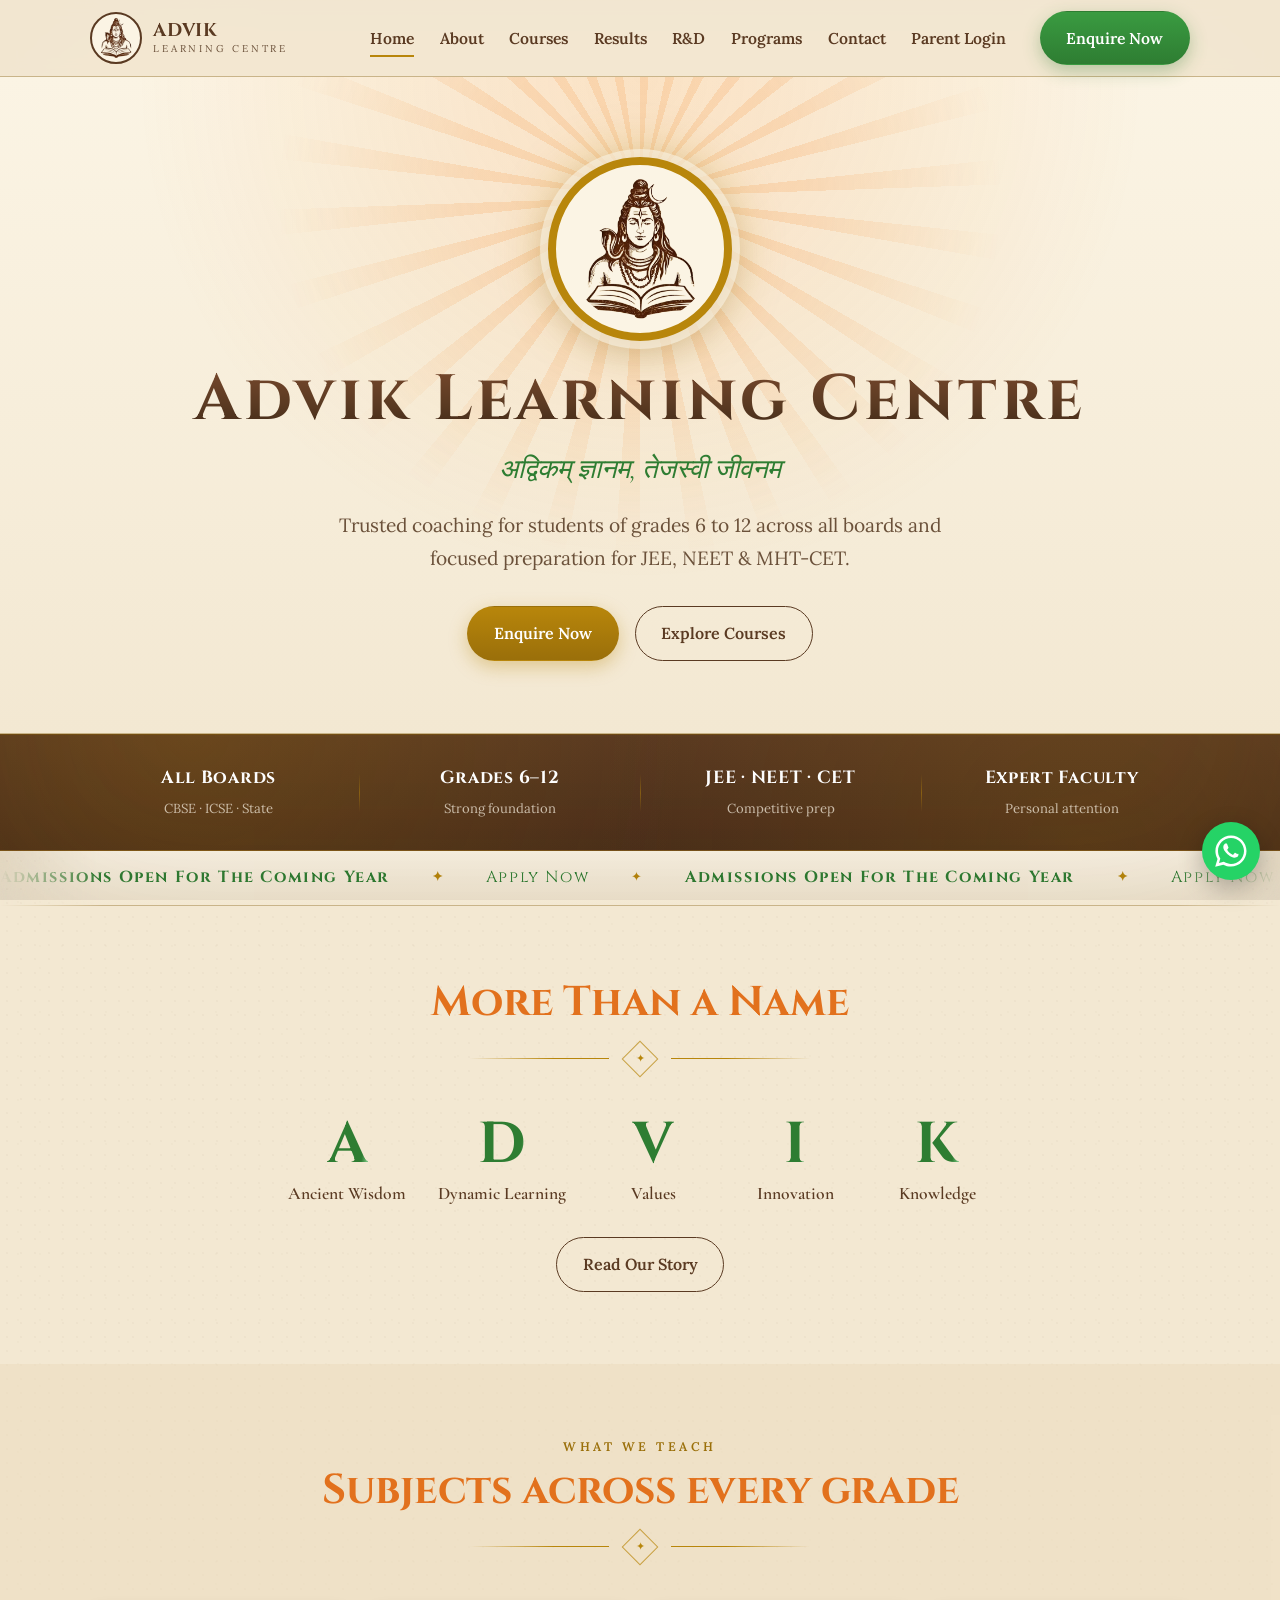
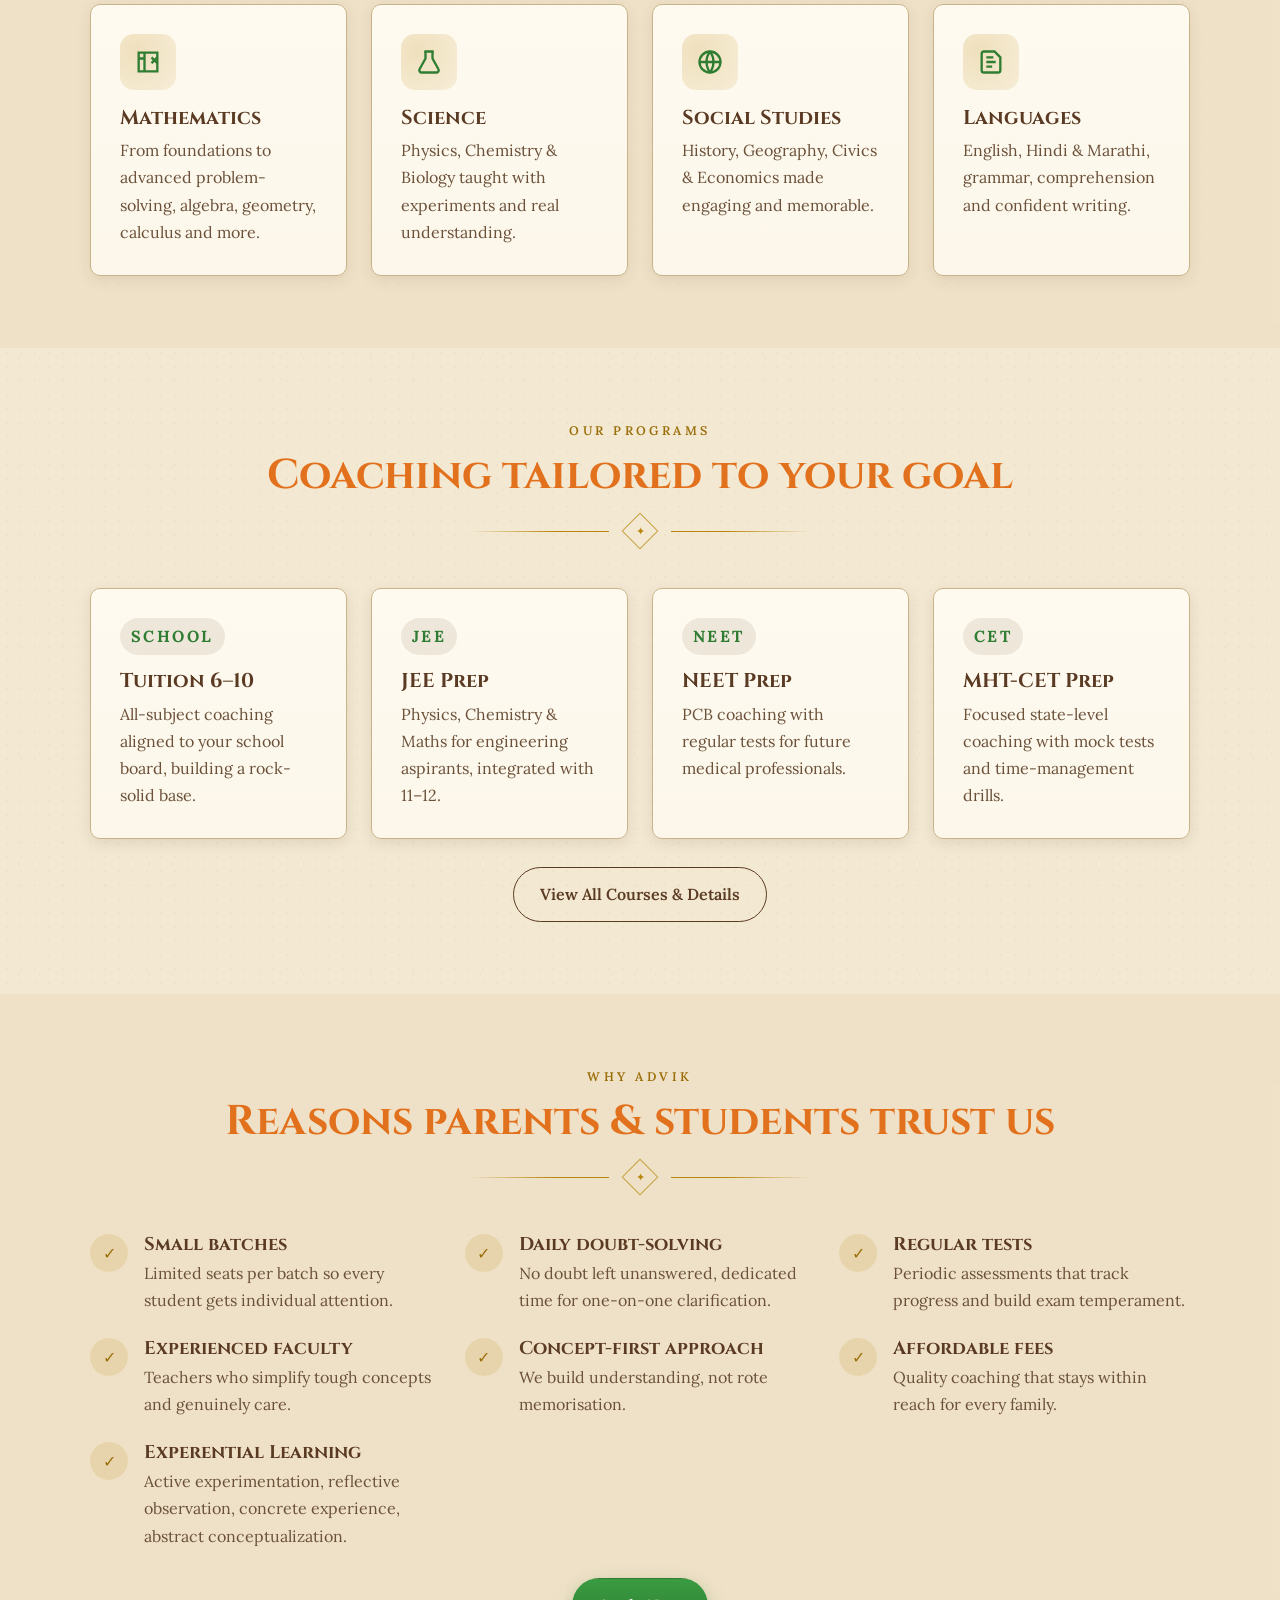
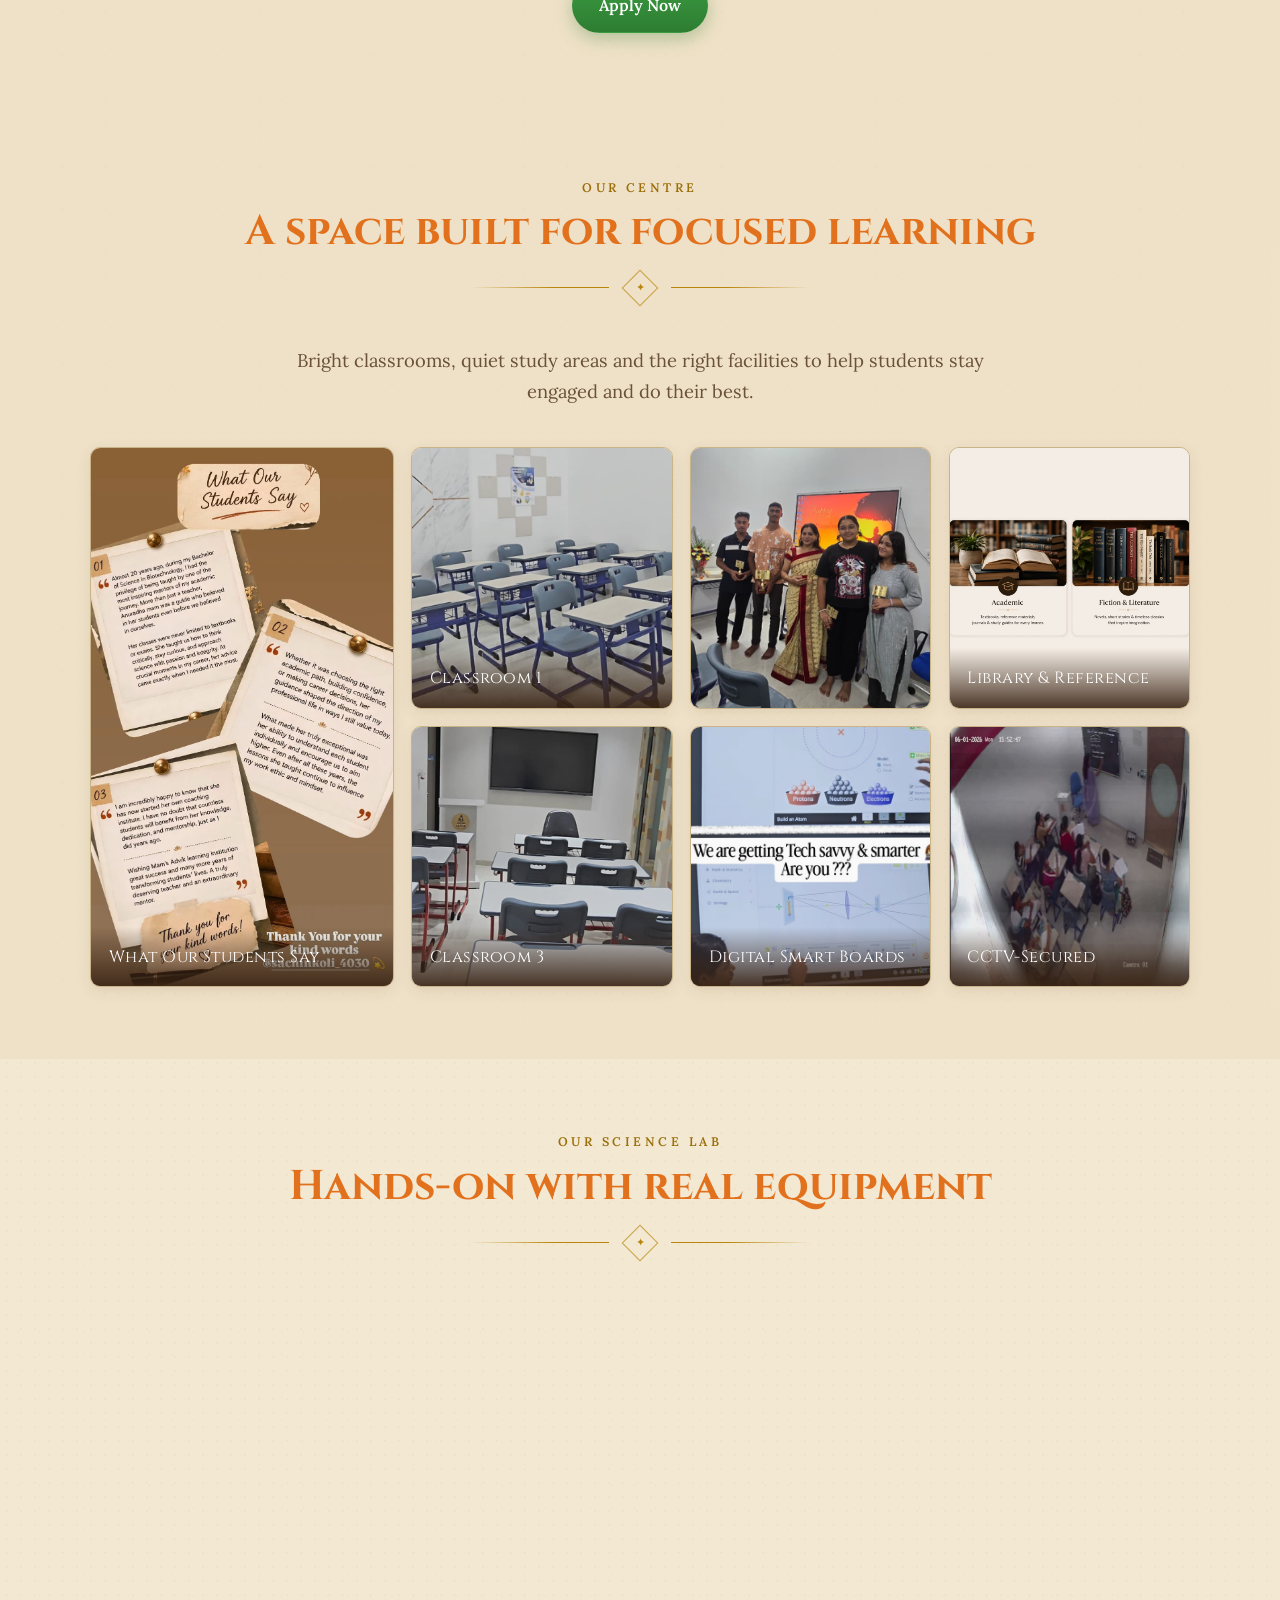
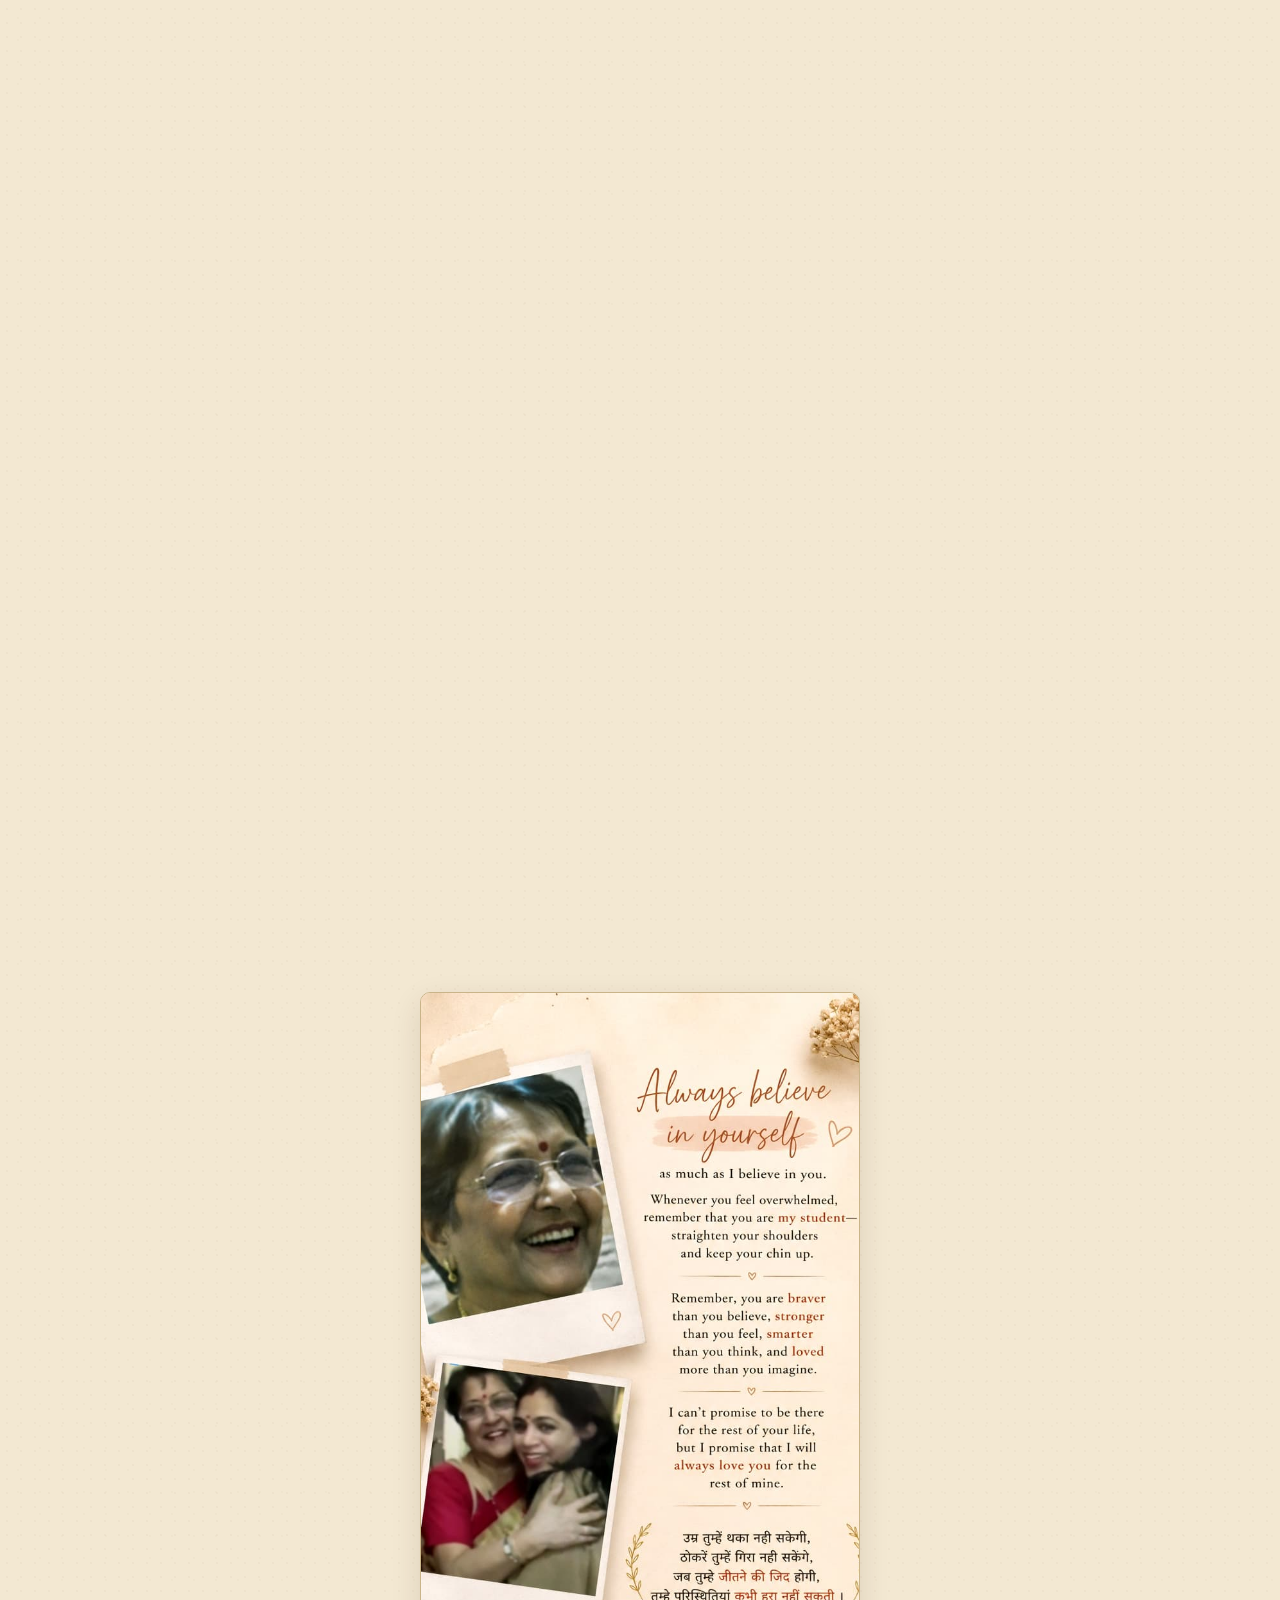
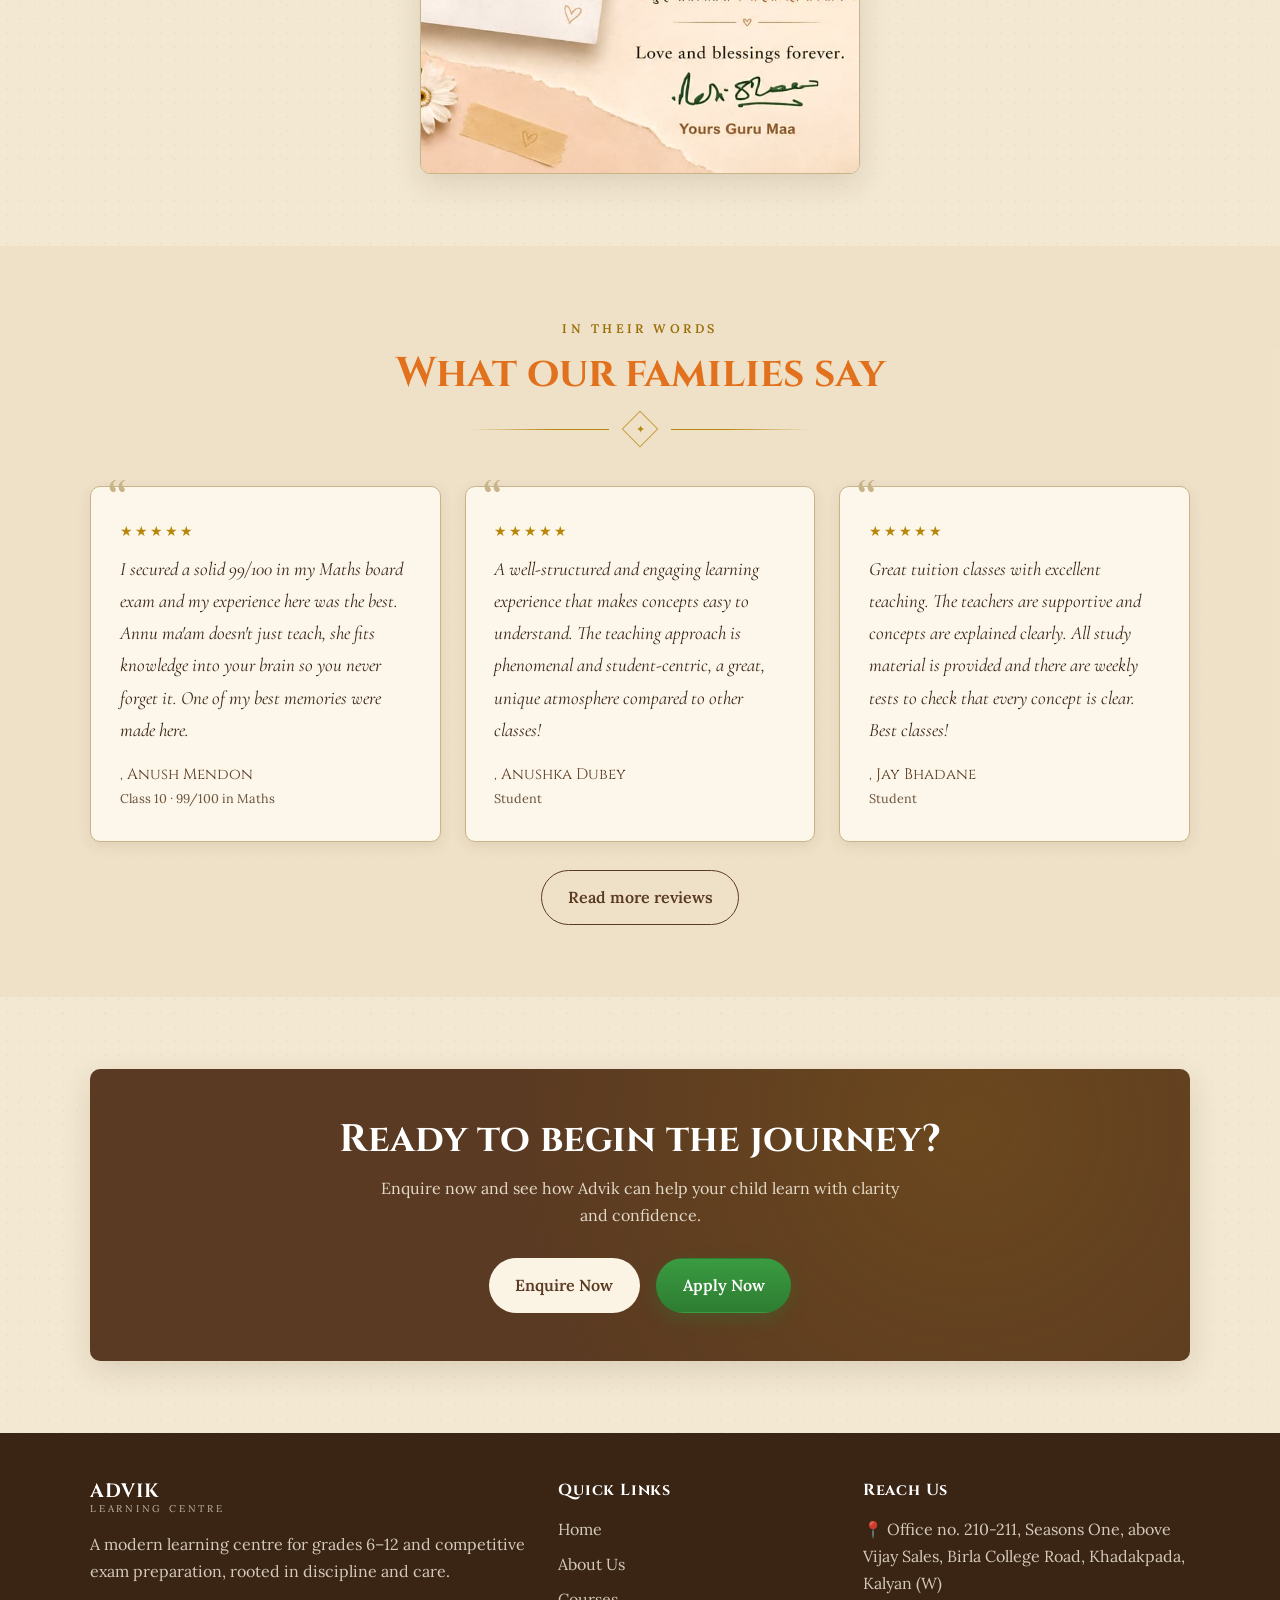
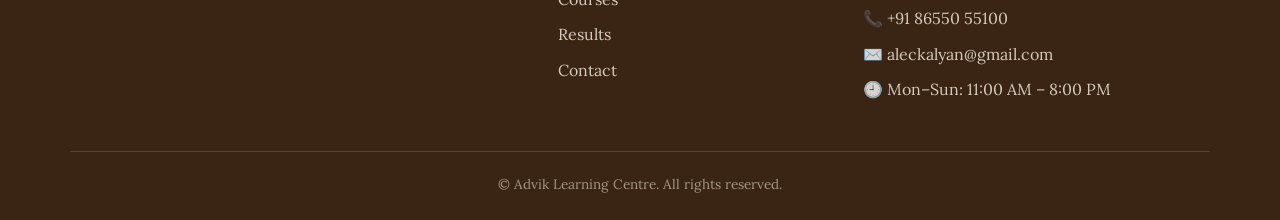
<file: index.html>
<!DOCTYPE html>
<html lang="en">
<head>
  <meta charset="UTF-8" />
  <meta name="viewport" content="width=device-width, initial-scale=1.0" />
  <title>Advik Learning Centre, Coaching for 6th–12th, JEE, NEET &amp; CET | Kalyan West</title>
  <meta name="description" content="Advik Learning Centre, Khadakpada, Kalyan West, expert coaching for grades 6 to 12 across all boards in Maths, Science, SST &amp; Languages, plus JEE, NEET and MHT-CET preparation." />
  <meta name="theme-color" content="#3a2414" />

  <!-- Open Graph -->
  <meta property="og:title" content="Advik Learning Centre, Kalyan West" />
  <meta property="og:description" content="Coaching for 6th–12th (all boards) and JEE | NEET | CET in Khadakpada, Kalyan West." />
  <meta property="og:type" content="website" />
  <meta property="og:image" content="assets/advik-logo.png" />

  <link rel="icon" href="assets/advik-logo.png" />
  <link rel="preconnect" href="https://fonts.googleapis.com" />
  <link rel="preconnect" href="https://fonts.gstatic.com" crossorigin />
  <link href="https://fonts.googleapis.com/css2?family=Cinzel:wght@500;600;700&family=Cormorant+Garamond:ital,wght@0,500;0,600;1,500&family=Lora:ital,wght@0,400;0,500;0,600;1,400&display=swap" rel="stylesheet" />
  <link rel="stylesheet" href="css/styles.css" />
</head>
<body>

  <!-- ============ Header ============ -->
  <header class="site-header">
    <div class="container nav">
      <a class="brand" href="index.html">
        <img src="assets/advik-logo.png" alt="Advik Learning Centre logo" />
        <span class="brand-text">
          <strong>ADVIK</strong>
          <small>Learning Centre</small>
        </span>
      </a>
      <button class="nav-toggle" aria-label="Toggle menu" aria-expanded="false">
        <svg viewBox="0 0 24 24" fill="none" stroke="currentColor" stroke-width="2"><path d="M3 6h18M3 12h18M3 18h18"/></svg>
      </button>
      <nav class="nav-links">
        <a href="index.html" class="active">Home</a>
        <a href="about.html">About</a>
        <a href="courses.html">Courses</a>
        <a href="results.html">Results</a>
        <a href="rnd.html">R&amp;D</a>
        <a href="programs.html">Programs</a>
        <a href="contact.html">Contact</a>
        <a href="parent-login.html">Parent Login</a>
        <a class="btn btn--primary nav-cta" href="contact.html">Enquire Now</a>
      </nav>
    </div>
  </header>

  <!-- ============ Hero ============ -->
  <section class="hero">
    <div class="container">
      <img class="hero-logo" src="assets/advik-logo.png" alt="Advik Learning Centre" />
      <h1>Advik Learning Centre</h1>
      <p class="sanskrit">अद्विकम् ज्ञानम, तेजस्वी जीवनम</p>
      <p class="tagline">Trusted coaching for students of grades 6 to 12 across all boards and focused preparation for JEE, NEET &amp; MHT-CET.</p>
      <div class="hero-actions">
        <a class="btn btn--primary" href="https://wa.me/+918655055100">Enquire Now</a>
        <a class="btn btn--ghost" href="courses.html">Explore Courses</a>
      </div>
    </div>
  </section>

  <!-- ============ Highlights bar ============ -->
  <div class="highlights">
    <div class="container">
      <div class="highlight"><strong>All Boards</strong><small>CBSE · ICSE · State</small></div>
      <div class="highlight"><strong>Grades 6–12</strong><small>Strong foundation</small></div>
      <div class="highlight"><strong>JEE · NEET · CET</strong><small>Competitive prep</small></div>
      <div class="highlight"><strong>Expert Faculty</strong><small>Personal attention</small></div>
    </div>
  </div>

  <!-- ============ Offerings ribbon ============ -->
  <a class="marquee-link" href="admissions.html" aria-label="Admissions open for the coming year, apply now">
  <div class="marquee" aria-hidden="true">
    <div class="marquee-track">
      <span style="color: #2e7d32; font-weight: 700;">Admissions Open For The Coming Year</span><span style="color: #2e7d32;">Apply Now</span>
      <span style="color: #2e7d32; font-weight: 700;">Admissions Open For The Coming Year</span><span style="color: #2e7d32;">Apply Now</span>
      <span style="color: #2e7d32; font-weight: 700;">Admissions Open For The Coming Year</span><span style="color: #2e7d32;">Apply Now</span>
      <span style="color: #2e7d32; font-weight: 700;">Admissions Open For The Coming Year</span><span style="color: #2e7d32;">Apply Now</span>

    </div>
  </div>
  </a>

  <!-- ============ About snippet ============ -->
  <section class="section">
    <div class="container" style="max-width: 820px; text-align:center;">
      <!-- <span class="section-kicker">More Than a Name</span> -->
      <h2 class="section-title">More Than a Name</h2>
      <div class="ornament"><span>✦</span></div>
      <div class="advik-acronym">
        <div class="advik-item"><span class="advik-letter">A</span><span class="advik-word">Ancient Wisdom</span></div>
        <div class="advik-item"><span class="advik-letter">D</span><span class="advik-word">Dynamic Learning</span></div>
        <div class="advik-item"><span class="advik-letter">V</span><span class="advik-word">Values</span></div>
        <div class="advik-item"><span class="advik-letter">I</span><span class="advik-word">Innovation</span></div>
        <div class="advik-item"><span class="advik-letter">K</span><span class="advik-word">Knowledge</span></div>
      </div>
      <div class="mt-3"><a class="btn btn--ghost" href="about.html">Read Our Story</a></div>
    </div>
  </section>

  <!-- ============ Subjects ============ -->
  <section class="section section--tint">
    <div class="container">
      <span class="section-kicker">What We Teach</span>
      <h2 class="section-title">Subjects across every grade</h2>
      <div class="ornament"><span>✦</span></div>
      <div class="grid grid-4">
        <div class="card">
          <div class="icon"><svg viewBox="0 0 24 24" fill="none" stroke="currentColor" stroke-width="2"><path d="M4 4h16v16H4z"/><path d="M9 4v16M4 9h5M15 8l5 5M15 13l5-5"/></svg></div>
          <h3>Mathematics</h3>
          <p>From foundations to advanced problem-solving, algebra, geometry, calculus and more.</p>
        </div>
        <div class="card">
          <div class="icon"><svg viewBox="0 0 24 24" fill="none" stroke="currentColor" stroke-width="2"><path d="M9 3v6l-5 9a2 2 0 0 0 2 3h12a2 2 0 0 0 2-3l-5-9V3"/><path d="M8 3h8"/></svg></div>
          <h3>Science</h3>
          <p>Physics, Chemistry &amp; Biology taught with experiments and real understanding.</p>
        </div>
        <div class="card">
          <div class="icon"><svg viewBox="0 0 24 24" fill="none" stroke="currentColor" stroke-width="2"><circle cx="12" cy="12" r="9"/><path d="M3 12h18M12 3a15 15 0 0 1 0 18M12 3a15 15 0 0 0 0 18"/></svg></div>
          <h3>Social Studies</h3>
          <p>History, Geography, Civics &amp; Economics made engaging and memorable.</p>
        </div>
        <div class="card">
          <div class="icon"><svg viewBox="0 0 24 24" fill="none" stroke="currentColor" stroke-width="2"><path d="M4 19V5a2 2 0 0 1 2-2h9l5 5v11a2 2 0 0 1-2 2H6a2 2 0 0 1-2-2z"/><path d="M8 8h6M8 12h8M8 16h5"/></svg></div>
          <h3>Languages</h3>
          <p>English, Hindi &amp; Marathi, grammar, comprehension and confident writing.</p>
        </div>
      </div>
    </div>
  </section>

  <!-- ============ Programs ============ -->
  <section class="section">
    <div class="container">
      <span class="section-kicker">Our Programs</span>
      <h2 class="section-title">Coaching tailored to your goal</h2>
      <div class="ornament"><span>✦</span></div>
      <div class="grid grid-4">
        <div class="card course-card">
          <span class="tag">School</span>
          <h3>Tuition 6–10</h3>
          <p>All-subject coaching aligned to your school board, building a rock-solid base.</p>
        </div>
        <div class="card course-card">
          <span class="tag">JEE</span>
          <h3>JEE Prep</h3>
          <p>Physics, Chemistry &amp; Maths for engineering aspirants, integrated with 11–12.</p>
        </div>
        <div class="card course-card">
          <span class="tag">NEET</span>
          <h3>NEET Prep</h3>
          <p>PCB coaching with regular tests for future medical professionals.</p>
        </div>
        <div class="card course-card">
          <span class="tag">CET</span>
          <h3>MHT-CET Prep</h3>
          <p>Focused state-level coaching with mock tests and time-management drills.</p>
        </div>
      </div>
      <div class="text-center mt-3"><a class="btn btn--ghost" href="courses.html">View All Courses &amp; Details</a></div>
    </div>
  </section>

  <!-- ============ Why choose us ============ -->
  <section class="section section--tint">
    <div class="container">
      <span class="section-kicker">Why Advik</span>
      <h2 class="section-title">Reasons parents &amp; students trust us</h2>
      <div class="ornament"><span>✦</span></div>
      <div class="grid grid-3">
        <div class="feature">
          <span class="tick">✓</span>
          <div><h3>Small batches</h3><p>Limited seats per batch so every student gets individual attention.</p></div>
        </div>
        <div class="feature">
          <span class="tick">✓</span>
          <div><h3>Daily doubt-solving</h3><p>No doubt left unanswered, dedicated time for one-on-one clarification.</p></div>
        </div>
        <div class="feature">
          <span class="tick">✓</span>
          <div><h3>Regular tests</h3><p>Periodic assessments that track progress and build exam temperament.</p></div>
        </div>
        <div class="feature">
          <span class="tick">✓</span>
          <div><h3>Experienced faculty</h3><p>Teachers who simplify tough concepts and genuinely care.</p></div>
        </div>
        <div class="feature">
          <span class="tick">✓</span>
          <div><h3>Concept-first approach</h3><p>We build understanding, not rote memorisation.</p></div>
        </div>
        <div class="feature">
          <span class="tick">✓</span>
          <div><h3>Affordable fees</h3><p>Quality coaching that stays within reach for every family.</p></div>
        </div>
        <div class="feature">
          <span class="tick">✓</span>
          <div><h3>Experential Learning</h3><p>Active experimentation, reflective observation, concrete experience, abstract conceptualization.</p></div>
        </div>
      </div>
      <div class="text-center mt-3"><a class="btn btn--green" href="admissions.html">Apply Now</a></div>
    </div>
  </section>


  <!-- ============ Facilities gallery ============ -->
  <section class="section section--tint">
    <div class="container">
      <span class="section-kicker">Our Centre</span>
      <h2 class="section-title">A space built for focused learning</h2>
      <div class="ornament"><span>✦</span></div>
      <p class="lead text-center" style="max-width:720px; margin:0 auto 2.5rem;">Bright classrooms, quiet study areas and the right facilities to help students stay engaged and do their best.</p>

      <div class="gallery">
        <div class="gallery-item gallery-feature">
          <img src="assets/studentsays.jpeg" alt="What our students say about Advik Learning Centre" />
          <span class="gallery-cap">What Our Students Say</span>
        </div>
        <div class="gallery-item gallery-square">
          <img src="assets/classroom1.png" alt="Smart classroom at Advik Learning Centre" loading="lazy" />
          <span class="gallery-cap">Classroom 1</span>
        </div>
        <div class="gallery-item gallery-square">
          <img src="assets/classroom3.png" alt="Spacious classroom with display screen" loading="lazy" />
          <span class="gallery-cap">Classroom 3</span>
        </div>
        <div class="gallery-rest">
          <div class="gallery-item">
            <img src="assets/students.png" alt="Students at Advik Learning Centre" loading="lazy" />
          </div>
          <div class="gallery-item">
            <img src="assets/library.png" alt="Library and reference books at Advik Learning Centre" loading="lazy" />
            <span class="gallery-cap">Library &amp; Reference</span>
          </div>
          <div class="gallery-item">
            <img src="assets/smartboard.png" alt="Interactive digital smart board in use" loading="lazy" />
            <span class="gallery-cap">Digital Smart Boards</span>
          </div>
          <div class="gallery-item">
            <img src="assets/cctv.jpeg" alt="CCTV-monitored premises at Advik Learning Centre" loading="lazy" />
            <span class="gallery-cap">CCTV-Secured</span>
          </div>
        </div>
      </div>
    </div>
  </section>

  <!-- ============ Science Lab gallery ============ -->
  <section class="section">
    <div class="container">
      <span class="section-kicker">Our Science Lab</span>
      <h2 class="section-title">Hands-on with real equipment</h2>
      <div class="ornament"><span>✦</span></div>
      <p class="lead text-center" style="max-width:720px; margin:0 auto 2.5rem;">Learning that goes beyond the textbook, students explore concepts on real laboratory instruments.</p>
      <div class="lab-grid">
        <div class="gallery-item"><img src="assets/microscope.jpg" alt="Compound microscope" loading="lazy" /><span class="gallery-cap">Compound Microscope</span></div>
        <div class="gallery-item"><img src="assets/optics-kit.jpg" alt="Optics lens kit" loading="lazy" /><span class="gallery-cap">Optics Lens Kit</span></div>
        <div class="gallery-item"><img src="assets/laser-ray-box.jpg" alt="Laser ray box demonstrating ray optics" loading="lazy" /><span class="gallery-cap">Laser Ray Box</span></div>
        <div class="gallery-item"><img src="assets/multimeter.jpg" alt="Digital multimeter" loading="lazy" /><span class="gallery-cap">Digital Multimeter</span></div>
        <div class="gallery-item"><img src="assets/optical-bench.jpg" alt="Optical bench" loading="lazy" /><span class="gallery-cap">Optical Bench</span></div>
        <div class="gallery-item"><img src="assets/sonometer.jpg" alt="Sonometer" loading="lazy" /><span class="gallery-cap">Sonometer</span></div>
        <div class="gallery-item"><img src="assets/resonance-tube.jpg" alt="Resonance tube apparatus" loading="lazy" /><span class="gallery-cap">Resonance Tube</span></div>
      </div>
      <p class="lead text-center" style="margin-top:1.5rem;">…and many more...</p>
    </div>
  </section>

  <!-- ============ Stats ============ -->
  <section class="section">
    <div class="container">
      <div class="stats">
        <div class="stat"><div class="num" data-count="500" data-suffix="+">0</div><div class="label">Students Mentored</div></div>
        <div class="stat"><div class="num" data-count="20" data-suffix="+">0</div><div class="label">Years of Teaching</div></div>
        <div class="stat"><div class="num" data-count="100" data-suffix="%">0</div><div class="label">Success Rate</div></div>
        <div class="stat"><div class="num" data-count="100" data-suffix="+">0</div><div class="label">Top Scorers</div></div>
      </div>
    </div>
  </section>

  <!-- ============ Message from Guru Maa ============ -->
  <section class="section">
    <div class="container" style="max-width: 760px;">
      <span class="section-kicker">Words of Inspiration</span>
      <h2 class="section-title">A Message from Guru Maa</h2>
      <div class="ornament"><span>✦</span></div>
      <img class="guru-card" src="assets/gurumaamessage.jpeg" alt="A message from Guru Maa to her students" />
    </div>
  </section>

  <!-- ============ Testimonials ============ -->
  <section class="section section--tint">
    <div class="container">
      <span class="section-kicker">In Their Words</span>
      <h2 class="section-title">What our families say</h2>
      <div class="ornament"><span>✦</span></div>
      <div class="grid grid-3">
        <div class="quote">
          <div class="stars">★★★★★</div>
          <p>I secured a solid 99/100 in my Maths board exam and my experience here was the best. Annu ma'am doesn't just teach, she fits knowledge into your brain so you never forget it. One of my best memories were made here.</p>
          <div class="author">,  Anush Mendon<small>Class 10 · 99/100 in Maths</small></div>
        </div>
        <div class="quote">
          <div class="stars">★★★★★</div>
          <p>A well-structured and engaging learning experience that makes concepts easy to understand. The teaching approach is phenomenal and student-centric, a great, unique atmosphere compared to other classes!</p>
          <div class="author">,  Anushka Dubey<small>Student</small></div>
        </div>
        <div class="quote">
          <div class="stars">★★★★★</div>
          <p>Great tuition classes with excellent teaching. The teachers are supportive and concepts are explained clearly. All study material is provided and there are weekly tests to check that every concept is clear. Best classes!</p>
          <div class="author">,  Jay Bhadane<small>Student</small></div>
        </div>
      </div>
      <div class="text-center mt-3"><a class="btn btn--ghost" href="results.html">Read more reviews</a></div>
    </div>
  </section>

  <!-- ============ CTA band ============ -->
  <section class="section">
    <div class="container">
      <div class="cta-band">
        <h2>Ready to begin the journey?</h2>
        <p>Enquire now and see how Advik can help your child learn with clarity and confidence.</p>
        <div class="hero-actions" style="justify-content:center; margin-top:1.5rem;">
          <a class="btn btn--light" href="contact.html">Enquire Now</a>
          <a class="btn btn--green" href="admissions.html">Apply Now</a>
        </div>
      </div>
    </div>
  </section>

  <!-- ============ Footer ============ -->
  <footer class="site-footer">
    <div class="container footer-grid">
      <div>
        <div class="footer-brand">
          <strong>ADVIK</strong>
          <small>Learning Centre</small>
        </div>
        <p>A modern learning centre for grades 6–12 and competitive exam preparation, rooted in discipline and care.</p>
      </div>
      <div>
        <h4>Quick Links</h4>
        <ul class="footer-links">
          <li><a href="index.html">Home</a></li>
          <li><a href="about.html">About Us</a></li>
          <li><a href="courses.html">Courses</a></li>
          <li><a href="results.html">Results</a></li>
          <li><a href="contact.html">Contact</a></li>
        </ul>
      </div>
      <div>
        <h4>Reach Us</h4>
        <ul class="footer-links">
          <li>📍 Office no. 210-211, Seasons One, above Vijay Sales, Birla College Road, Khadakpada, Kalyan (W)</li>
          <li>📞 <a href="tel:+918655055100">+91 86550 55100</a></li>
          <li>✉️ <a href="mailto:aleckalyan@gmail.com">aleckalyan@gmail.com</a></li>
          <li>🕘 Mon–Sun: 11:00 AM – 8:00 PM</li>
        </ul>
      </div>
    </div>
    <div class="container footer-bottom">
      © Advik Learning Centre. All rights reserved.
    </div>
  </footer>

  <!-- Floating WhatsApp -->
  <a class="wa-float" href="https://wa.me/918655055100" target="_blank" rel="noopener" aria-label="Chat on WhatsApp">
    <svg viewBox="0 0 32 32" fill="currentColor"><path d="M16 .4C7.4.4.4 7.4.4 16c0 2.8.7 5.5 2.1 7.9L.2 31.8l8.1-2.1c2.3 1.3 4.9 1.9 7.6 1.9 8.6 0 15.6-7 15.6-15.6S24.6.4 16 .4zm0 28.5c-2.4 0-4.7-.6-6.7-1.8l-.5-.3-4.8 1.3 1.3-4.7-.3-.5c-1.3-2.1-2-4.5-2-7 0-7.2 5.9-13 13-13s13 5.9 13 13-5.8 13-13 13zm7.1-9.7c-.4-.2-2.3-1.1-2.6-1.3-.4-.1-.6-.2-.9.2-.3.4-1 1.3-1.2 1.5-.2.2-.4.3-.8.1-.4-.2-1.6-.6-3.1-1.9-1.1-1-1.9-2.3-2.2-2.7-.2-.4 0-.6.2-.8.2-.2.4-.4.5-.7.2-.2.2-.4.4-.6.1-.3 0-.5 0-.7-.1-.2-.9-2.2-1.2-3-.3-.8-.6-.7-.9-.7h-.7c-.2 0-.6.1-1 .5-.3.4-1.3 1.3-1.3 3.1s1.3 3.6 1.5 3.9c.2.2 2.6 4 6.4 5.6.9.4 1.6.6 2.1.8.9.3 1.7.2 2.3.1.7-.1 2.3-.9 2.6-1.8.3-.9.3-1.6.2-1.8-.1-.1-.3-.2-.7-.4z"/></svg>
  </a>

  <script src="js/main.js"></script>
</body>
</html>
</file>
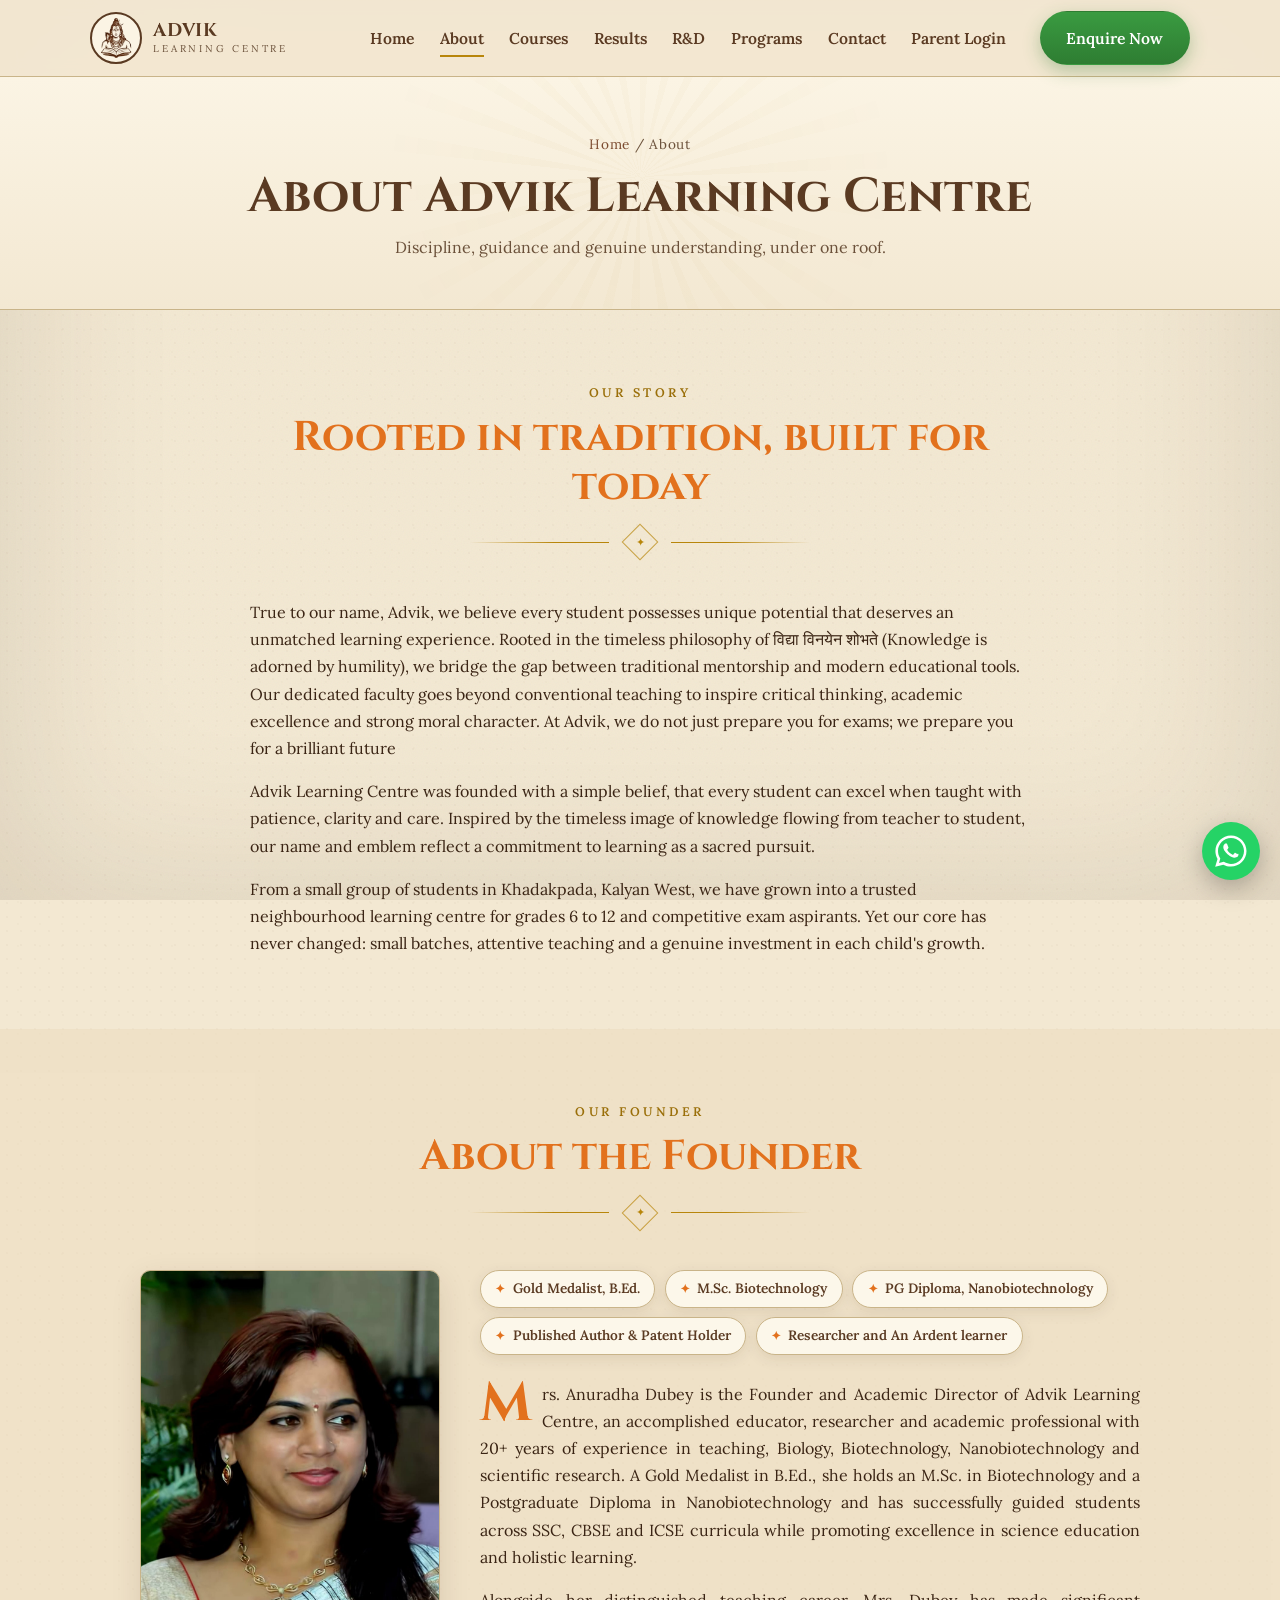
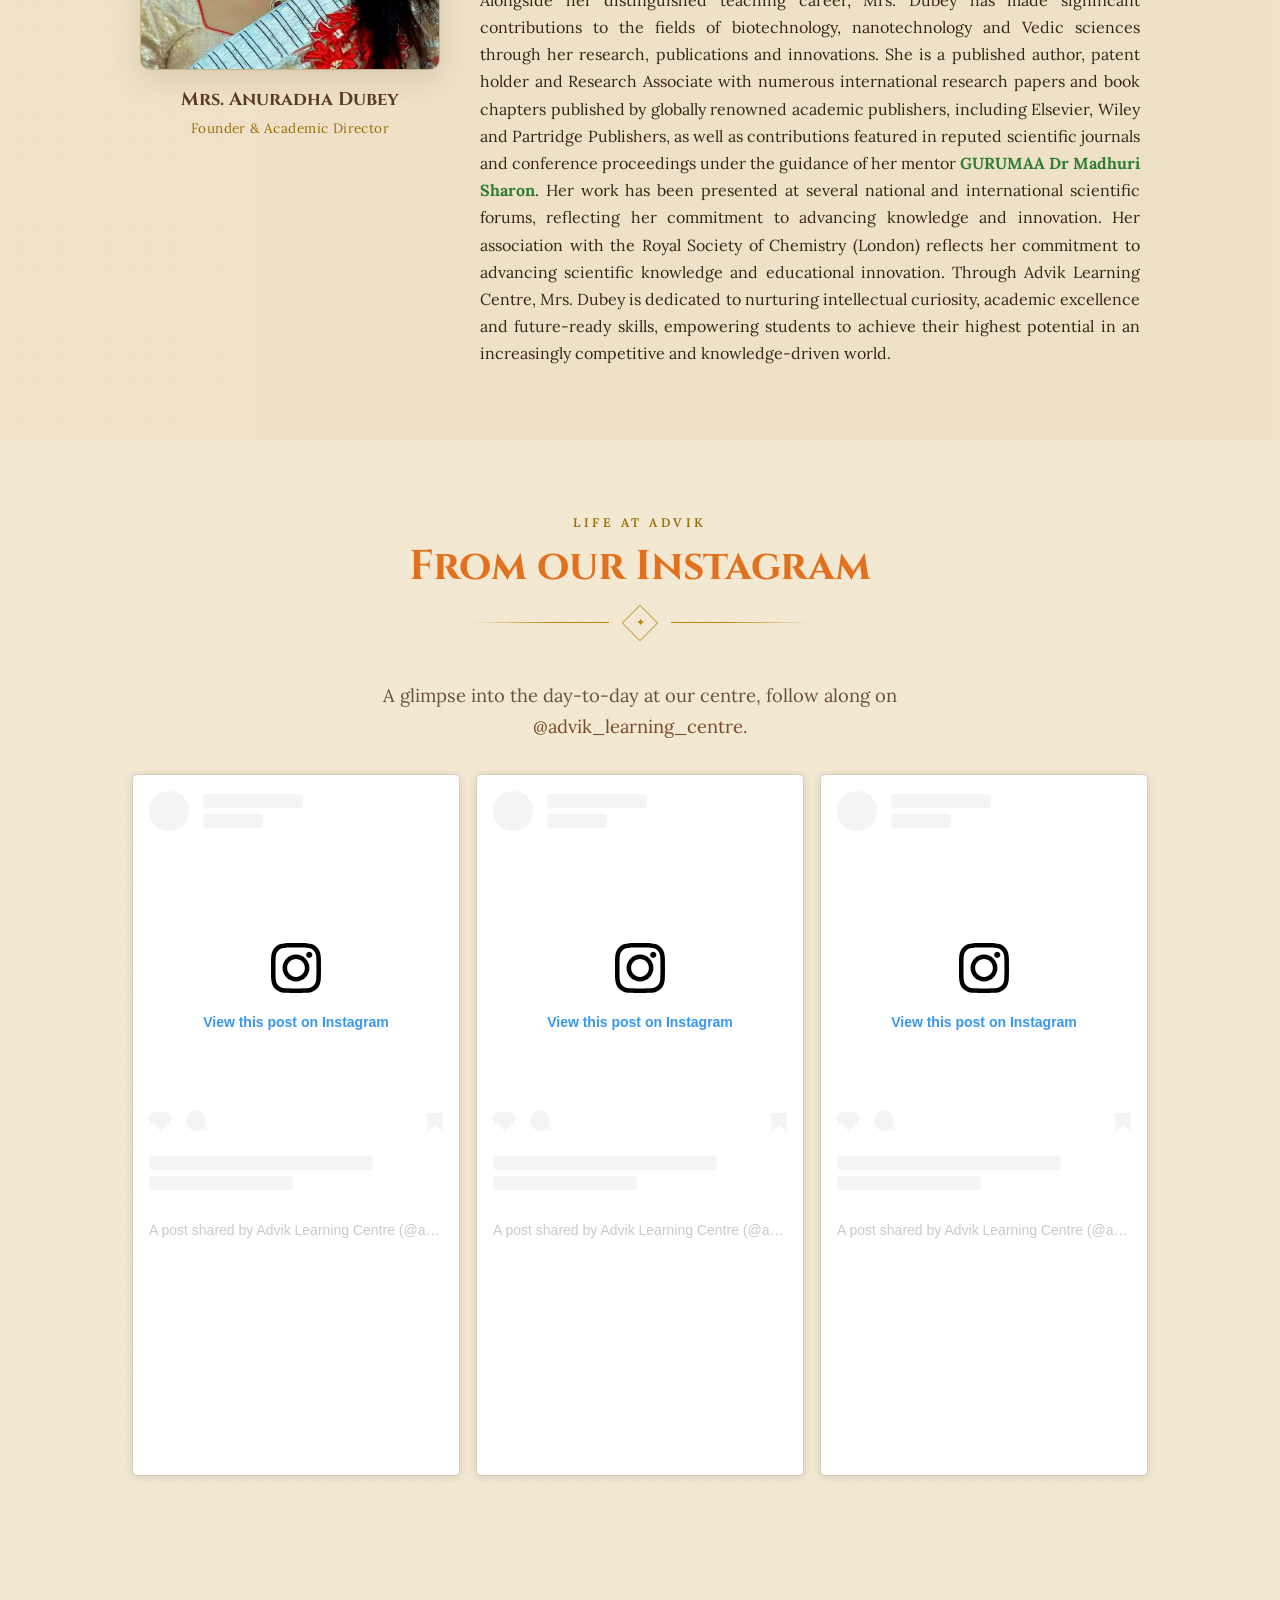
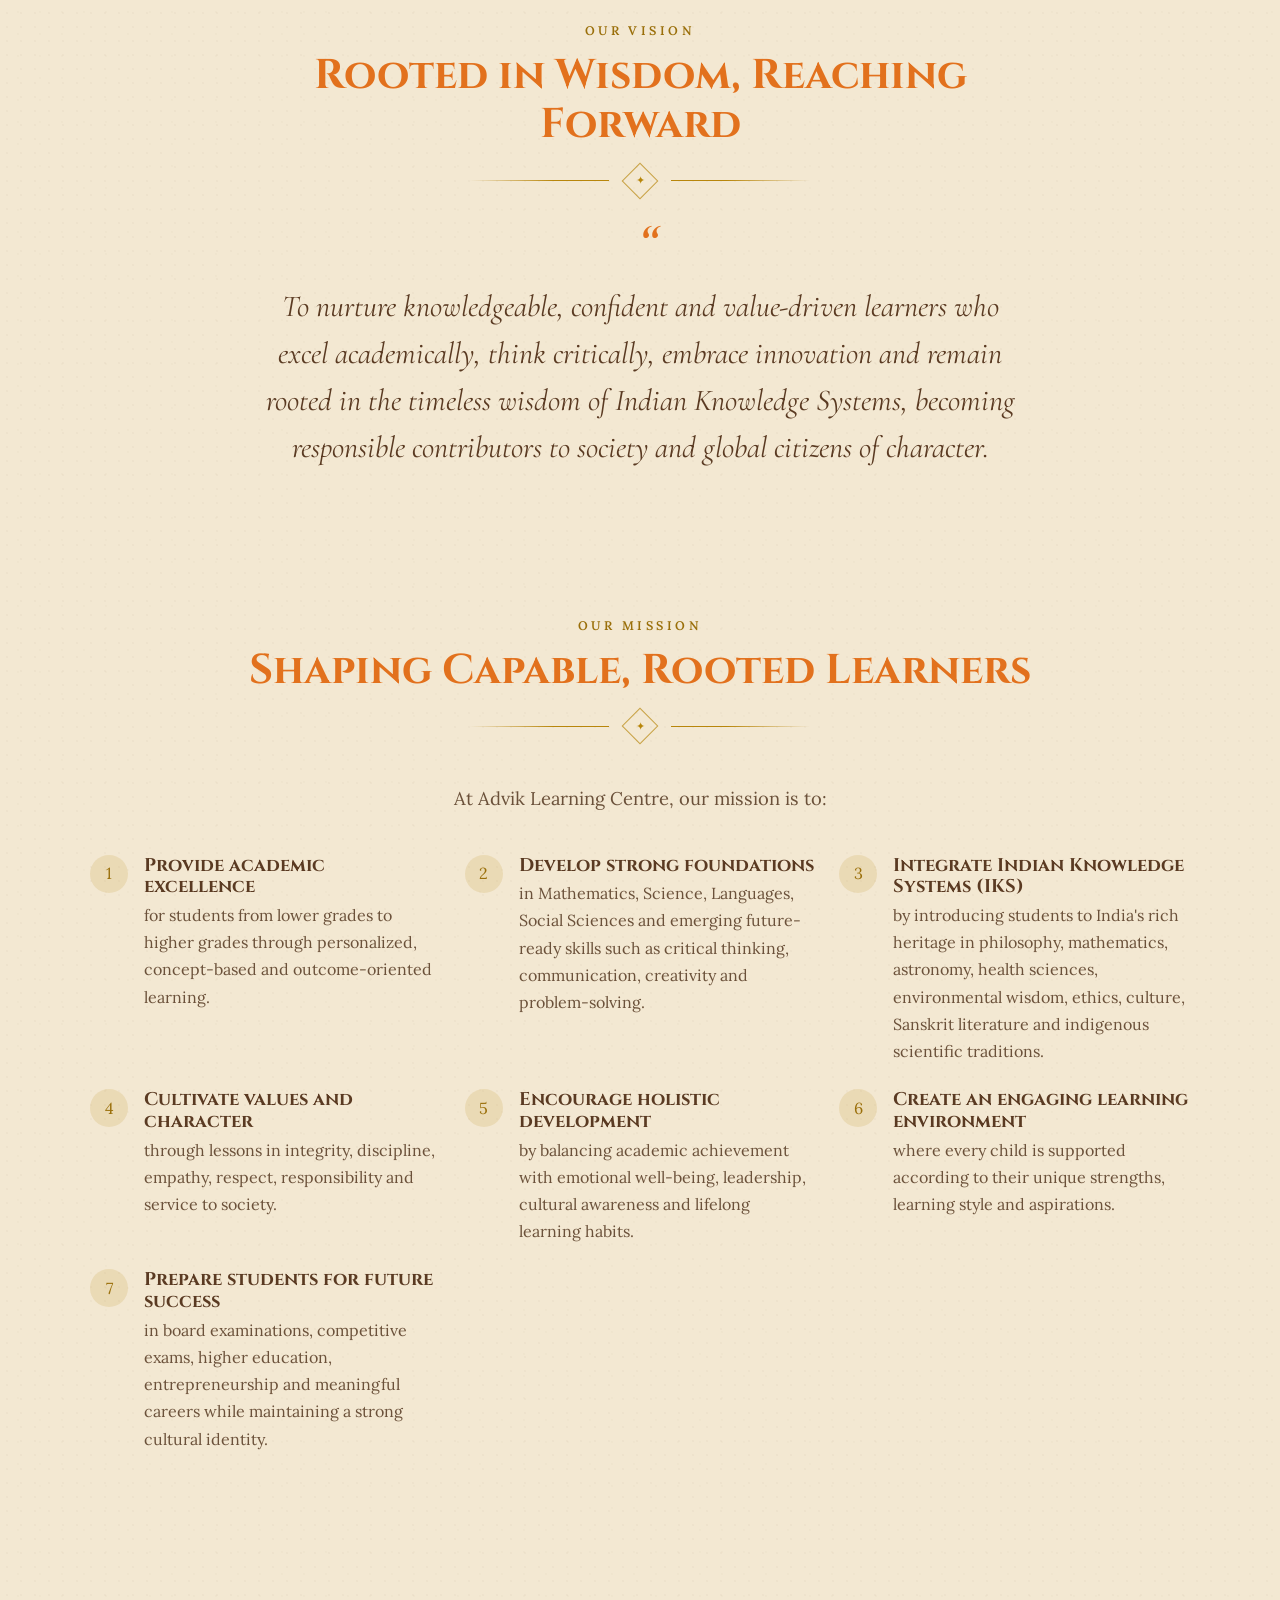
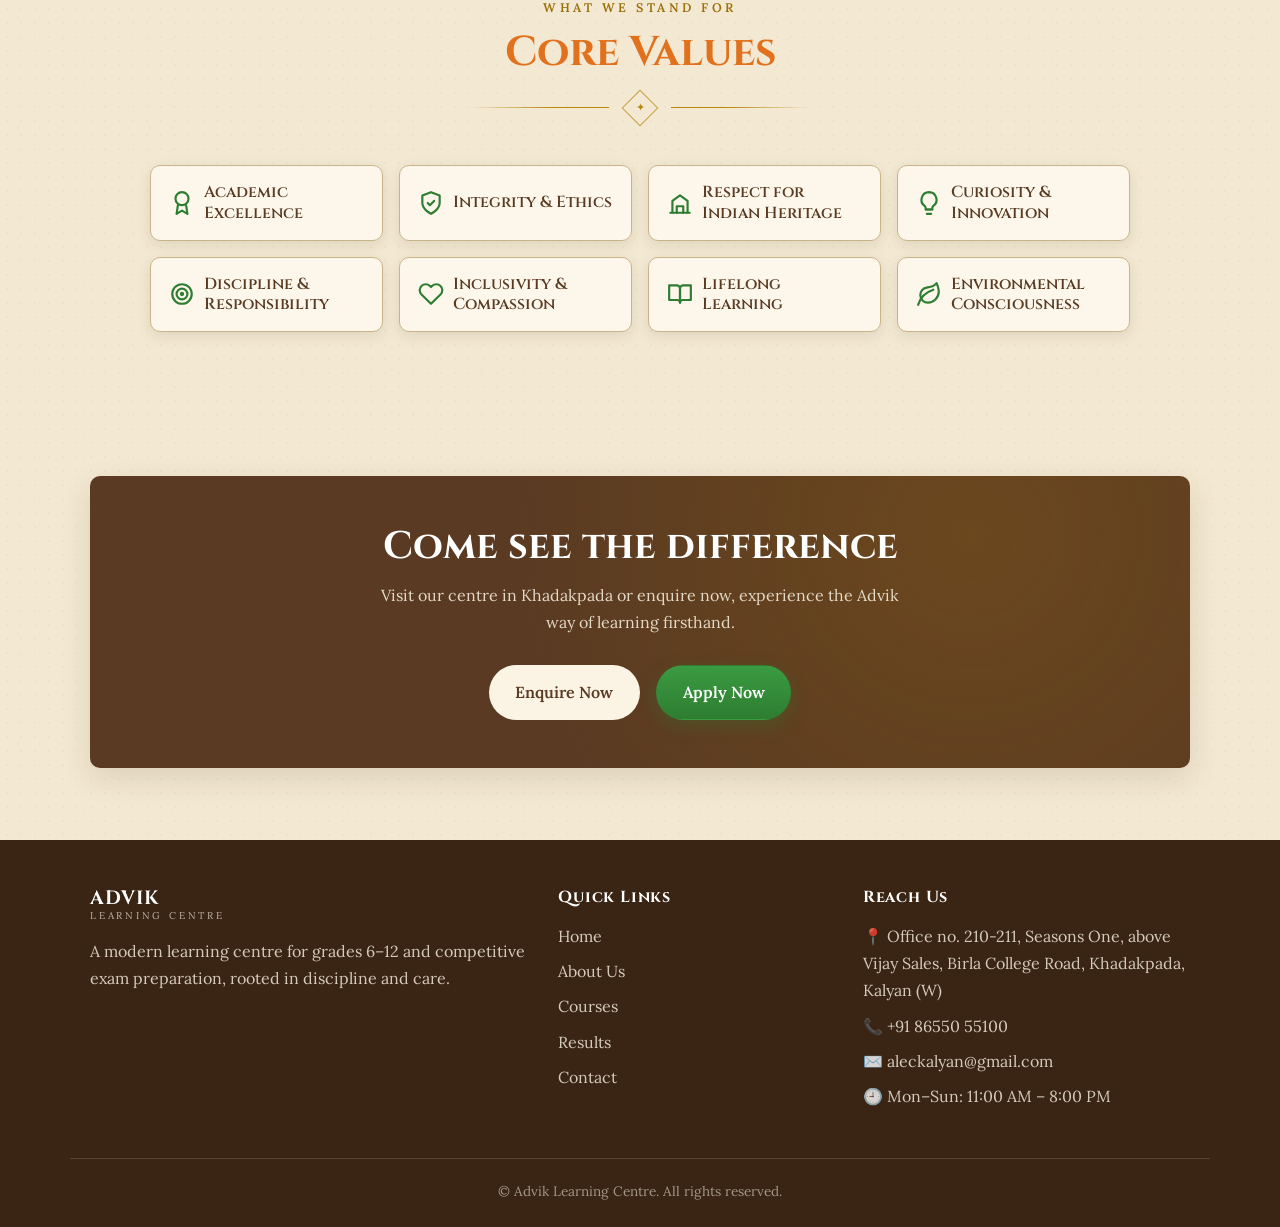
<file: about.html>
<!DOCTYPE html>
<html lang="en">
<head>
  <meta charset="UTF-8" />
  <meta name="viewport" content="width=device-width, initial-scale=1.0" />
  <title>About Us, Advik Learning Centre, Kalyan West</title>
  <meta name="description" content="Learn about Advik Learning Centre in Khadakpada, Kalyan West, our story, vision, teaching approach and what makes us different." />
  <meta name="theme-color" content="#3a2414" />
  <link rel="icon" href="assets/advik-logo.png" />
  <link rel="preconnect" href="https://fonts.googleapis.com" />
  <link rel="preconnect" href="https://fonts.gstatic.com" crossorigin />
  <link href="https://fonts.googleapis.com/css2?family=Cinzel:wght@500;600;700&family=Cormorant+Garamond:ital,wght@0,500;0,600;1,500&family=Lora:ital,wght@0,400;0,500;0,600;1,400&display=swap" rel="stylesheet" />
  <link rel="stylesheet" href="css/styles.css" />
</head>
<body>

  <header class="site-header">
    <div class="container nav">
      <a class="brand" href="index.html">
        <img src="assets/advik-logo.png" alt="Advik Learning Centre logo" />
        <span class="brand-text"><strong>ADVIK</strong><small>Learning Centre</small></span>
      </a>
      <button class="nav-toggle" aria-label="Toggle menu" aria-expanded="false">
        <svg viewBox="0 0 24 24" fill="none" stroke="currentColor" stroke-width="2"><path d="M3 6h18M3 12h18M3 18h18"/></svg>
      </button>
      <nav class="nav-links">
        <a href="index.html">Home</a>
        <a href="about.html" class="active">About</a>
        <a href="courses.html">Courses</a>
        <a href="results.html">Results</a>
        <a href="rnd.html">R&amp;D</a>
        <a href="programs.html">Programs</a>
        <a href="contact.html">Contact</a>
        <a href="parent-login.html">Parent Login</a>
        <a class="btn btn--primary nav-cta" href="contact.html">Enquire Now</a>
      </nav>
    </div>
  </header>

  <section class="page-header">
    <div class="container">
      <div class="breadcrumb"><a href="index.html">Home</a> / About</div>
      <h1>About Advik Learning Centre</h1>
      <p>Discipline, guidance and genuine understanding, under one roof.</p>
    </div>
  </section>

  <!-- Our story -->
  <section class="section">
    <div class="container" style="max-width: 820px;">
      <span class="section-kicker">Our Story</span>
      <h2 class="section-title">Rooted in tradition, built for today</h2>
      <div class="ornament"><span>✦</span></div>
      <p class="mt-2">True to our name, Advik, we believe every student possesses unique potential that deserves an unmatched learning experience. Rooted in the timeless philosophy of विद्या विनयेन शोभते (Knowledge is adorned by humility), we bridge the gap between traditional mentorship and modern educational tools. Our dedicated faculty goes beyond conventional teaching to inspire critical thinking, academic excellence and strong moral character. At Advik, we do not just prepare you for exams; we prepare you for a brilliant future</p>
      <p class="mt-2">Advik Learning Centre was founded with a simple belief, that every student can excel when taught with patience, clarity and care. Inspired by the timeless image of knowledge flowing from teacher to student, our name and emblem reflect a commitment to learning as a sacred pursuit.</p>
      <p class="mt-2">From a small group of students in Khadakpada, Kalyan West, we have grown into a trusted neighbourhood learning centre for grades 6 to 12 and competitive exam aspirants. Yet our core has never changed: small batches, attentive teaching and a genuine investment in each child's growth.</p>
    </div>
  </section>

  <!-- About the Founder -->
  <section class="section section--tint">
    <div class="container">
      <span class="section-kicker">Our Founder</span>
      <h2 class="section-title">About the Founder</h2>
      <div class="ornament"><span>✦</span></div>
      <div class="founder">
        <div class="founder-photo">
          <img src="assets/founder.jpg" alt="Mrs. Anuradha Dubey, Founder &amp; Academic Director" />
          <div class="founder-name"><strong>Mrs. Anuradha Dubey</strong><span>Founder &amp; Academic Director</span></div>
        </div>
        <div class="founder-bio">
          <ul class="founder-creds">
            <li>Gold Medalist, B.Ed.</li>
            <li>M.Sc. Biotechnology</li>
            <li>PG Diploma, Nanobiotechnology</li>
            <li>Published Author &amp; Patent Holder</li>
            <li>Researcher and An Ardent learner</li>
          </ul>
          <p>Mrs. Anuradha Dubey is the Founder and Academic Director of Advik Learning Centre, an accomplished educator, researcher and academic professional with 20+ years of experience in teaching, Biology, Biotechnology, Nanobiotechnology and scientific research. A Gold Medalist in B.Ed., she holds an M.Sc. in Biotechnology and a Postgraduate Diploma in Nanobiotechnology and has successfully guided students across SSC, CBSE and ICSE curricula while promoting excellence in science education and holistic learning.</p>
          <p class="mt-2">Alongside her distinguished teaching career, Mrs. Dubey has made significant contributions to the fields of biotechnology, nanotechnology and Vedic sciences through her research, publications and innovations. She is a published author, patent holder and Research Associate with numerous international research papers and book chapters published by globally renowned academic publishers, including Elsevier, Wiley and Partridge Publishers, as well as contributions featured in reputed scientific journals and conference proceedings under the guidance of her mentor <strong style="color:#2e7d32; font-weight:800;">GURUMAA Dr Madhuri Sharon</strong>. Her work has been presented at several national and international scientific forums, reflecting her commitment to advancing knowledge and innovation. Her association with the Royal Society of Chemistry (London) reflects her commitment to advancing scientific knowledge and educational innovation. Through Advik Learning Centre, Mrs. Dubey is dedicated to nurturing intellectual curiosity, academic excellence and future-ready skills, empowering students to achieve their highest potential in an increasingly competitive and knowledge-driven world.</p>
        </div>
      </div>
    </div>
  </section>

  <!-- From our Instagram -->
  <section class="section">
    <div class="container">
      <span class="section-kicker">Life at Advik</span>
      <h2 class="section-title">From our Instagram</h2>
      <div class="ornament"><span>✦</span></div>
      <p class="lead text-center" style="max-width:680px; margin:0 auto 2rem;">A glimpse into the day-to-day at our centre, follow along on <a href="https://www.instagram.com/advik_learning_centre/" target="_blank" rel="noopener">@advik_learning_centre</a>.</p>
      <div class="ig-reels">
        <blockquote class="instagram-media" data-instgrm-captioned data-instgrm-permalink="https://www.instagram.com/reel/DYuUc21oOTc/?utm_source=ig_embed&amp;utm_campaign=loading" data-instgrm-version="14" style=" background:#FFF; border:0; border-radius:3px; box-shadow:0 0 1px 0 rgba(0,0,0,0.5),0 1px 10px 0 rgba(0,0,0,0.15); margin: 1px; max-width:340px; min-width:300px; padding:0; width:99.375%; width:-webkit-calc(100% - 2px); width:calc(100% - 2px);"><div style="padding:16px;"> <a href="https://www.instagram.com/reel/DYuUc21oOTc/?utm_source=ig_embed&amp;utm_campaign=loading" style=" background:#FFFFFF; line-height:0; padding:0 0; text-align:center; text-decoration:none; width:100%;" target="_blank"> <div style=" display: flex; flex-direction: row; align-items: center;"> <div style="background-color: #F4F4F4; border-radius: 50%; flex-grow: 0; height: 40px; margin-right: 14px; width: 40px;"></div> <div style="display: flex; flex-direction: column; flex-grow: 1; justify-content: center;"> <div style=" background-color: #F4F4F4; border-radius: 4px; flex-grow: 0; height: 14px; margin-bottom: 6px; width: 100px;"></div> <div style=" background-color: #F4F4F4; border-radius: 4px; flex-grow: 0; height: 14px; width: 60px;"></div></div></div><div style="padding: 19% 0;"></div> <div style="display:block; height:50px; margin:0 auto 12px; width:50px;"><svg width="50px" height="50px" viewBox="0 0 60 60" version="1.1" xmlns="https://www.w3.org/2000/svg" xmlns:xlink="https://www.w3.org/1999/xlink"><g stroke="none" stroke-width="1" fill="none" fill-rule="evenodd"><g transform="translate(-511.000000, -20.000000)" fill="#000000"><g><path d="M556.869,30.41 C554.814,30.41 553.148,32.076 553.148,34.131 C553.148,36.186 554.814,37.852 556.869,37.852 C558.924,37.852 560.59,36.186 560.59,34.131 C560.59,32.076 558.924,30.41 556.869,30.41 M541,60.657 C535.114,60.657 530.342,55.887 530.342,50 C530.342,44.114 535.114,39.342 541,39.342 C546.887,39.342 551.658,44.114 551.658,50 C551.658,55.887 546.887,60.657 541,60.657 M541,33.886 C532.1,33.886 524.886,41.1 524.886,50 C524.886,58.899 532.1,66.113 541,66.113 C549.9,66.113 557.115,58.899 557.115,50 C557.115,41.1 549.9,33.886 541,33.886 M565.378,62.101 C565.244,65.022 564.756,66.606 564.346,67.663 C563.803,69.06 563.154,70.057 562.106,71.106 C561.058,72.155 560.06,72.803 558.662,73.347 C557.607,73.757 556.021,74.244 553.102,74.378 C549.944,74.521 548.997,74.552 541,74.552 C533.003,74.552 532.056,74.521 528.898,74.378 C525.979,74.244 524.393,73.757 523.338,73.347 C521.94,72.803 520.942,72.155 519.894,71.106 C518.846,70.057 518.197,69.06 517.654,67.663 C517.244,66.606 516.755,65.022 516.623,62.101 C516.479,58.943 516.448,57.996 516.448,50 C516.448,42.003 516.479,41.056 516.623,37.899 C516.755,34.978 517.244,33.391 517.654,32.338 C518.197,30.938 518.846,29.942 519.894,28.894 C520.942,27.846 521.94,27.196 523.338,26.654 C524.393,26.244 525.979,25.756 528.898,25.623 C532.057,25.479 533.004,25.448 541,25.448 C548.997,25.448 549.943,25.479 553.102,25.623 C556.021,25.756 557.607,26.244 558.662,26.654 C560.06,27.196 561.058,27.846 562.106,28.894 C563.154,29.942 563.803,30.938 564.346,32.338 C564.756,33.391 565.244,34.978 565.378,37.899 C565.522,41.056 565.552,42.003 565.552,50 C565.552,57.996 565.522,58.943 565.378,62.101 M570.82,37.631 C570.674,34.438 570.167,32.258 569.425,30.349 C568.659,28.377 567.633,26.702 565.965,25.035 C564.297,23.368 562.623,22.342 560.652,21.575 C558.743,20.834 556.562,20.326 553.369,20.18 C550.169,20.033 549.148,20 541,20 C532.853,20 531.831,20.033 528.631,20.18 C525.438,20.326 523.257,20.834 521.349,21.575 C519.376,22.342 517.703,23.368 516.035,25.035 C514.368,26.702 513.342,28.377 512.574,30.349 C511.834,32.258 511.326,34.438 511.181,37.631 C511.035,40.831 511,41.851 511,50 C511,58.147 511.035,59.17 511.181,62.369 C511.326,65.562 511.834,67.743 512.574,69.651 C513.342,71.625 514.368,73.296 516.035,74.965 C517.703,76.634 519.376,77.658 521.349,78.425 C523.257,79.167 525.438,79.673 528.631,79.82 C531.831,79.965 532.853,80.001 541,80.001 C549.148,80.001 550.169,79.965 553.369,79.82 C556.562,79.673 558.743,79.167 560.652,78.425 C562.623,77.658 564.297,76.634 565.965,74.965 C567.633,73.296 568.659,71.625 569.425,69.651 C570.167,67.743 570.674,65.562 570.82,62.369 C570.966,59.17 571,58.147 571,50 C571,41.851 570.966,40.831 570.82,37.631"></path></g></g></g></svg></div><div style="padding-top: 8px;"> <div style=" color:#3897f0; font-family:Arial,sans-serif; font-size:14px; font-style:normal; font-weight:550; line-height:18px;">View this post on Instagram</div></div><div style="padding: 12.5% 0;"></div> <div style="display: flex; flex-direction: row; margin-bottom: 14px; align-items: center;"><div> <div style="background-color: #F4F4F4; border-radius: 50%; height: 12.5px; width: 12.5px; transform: translateX(0px) translateY(7px);"></div> <div style="background-color: #F4F4F4; height: 12.5px; transform: rotate(-45deg) translateX(3px) translateY(1px); width: 12.5px; flex-grow: 0; margin-right: 14px; margin-left: 2px;"></div> <div style="background-color: #F4F4F4; border-radius: 50%; height: 12.5px; width: 12.5px; transform: translateX(9px) translateY(-18px);"></div></div><div style="margin-left: 8px;"> <div style=" background-color: #F4F4F4; border-radius: 50%; flex-grow: 0; height: 20px; width: 20px;"></div> <div style=" width: 0; height: 0; border-top: 2px solid transparent; border-left: 6px solid #f4f4f4; border-bottom: 2px solid transparent; transform: translateX(16px) translateY(-4px) rotate(30deg)"></div></div><div style="margin-left: auto;"> <div style=" width: 0px; border-top: 8px solid #F4F4F4; border-right: 8px solid transparent; transform: translateY(16px);"></div> <div style=" background-color: #F4F4F4; flex-grow: 0; height: 12px; width: 16px; transform: translateY(-4px);"></div> <div style=" width: 0; height: 0; border-top: 8px solid #F4F4F4; border-left: 8px solid transparent; transform: translateY(-4px) translateX(8px);"></div></div></div> <div style="display: flex; flex-direction: column; flex-grow: 1; justify-content: center; margin-bottom: 24px;"> <div style=" background-color: #F4F4F4; border-radius: 4px; flex-grow: 0; height: 14px; margin-bottom: 6px; width: 224px;"></div> <div style=" background-color: #F4F4F4; border-radius: 4px; flex-grow: 0; height: 14px; width: 144px;"></div></div></a><p style=" color:#c9c8cd; font-family:Arial,sans-serif; font-size:14px; line-height:17px; margin-bottom:0; margin-top:8px; overflow:hidden; padding:8px 0 7px; text-align:center; text-overflow:ellipsis; white-space:nowrap;"><a href="https://www.instagram.com/reel/DYuUc21oOTc/?utm_source=ig_embed&amp;utm_campaign=loading" style=" color:#c9c8cd; font-family:Arial,sans-serif; font-size:14px; font-style:normal; font-weight:normal; line-height:17px; text-decoration:none;" target="_blank">A post shared by Advik Learning Centre (@advik_learning_centre)</a></p></div></blockquote>
        <blockquote class="instagram-media" data-instgrm-captioned data-instgrm-permalink="https://www.instagram.com/reel/DYPcDOaoiyh/?utm_source=ig_embed&amp;utm_campaign=loading" data-instgrm-version="14" style=" background:#FFF; border:0; border-radius:3px; box-shadow:0 0 1px 0 rgba(0,0,0,0.5),0 1px 10px 0 rgba(0,0,0,0.15); margin: 1px; max-width:340px; min-width:300px; padding:0; width:99.375%; width:-webkit-calc(100% - 2px); width:calc(100% - 2px);"><div style="padding:16px;"> <a href="https://www.instagram.com/reel/DYPcDOaoiyh/?utm_source=ig_embed&amp;utm_campaign=loading" style=" background:#FFFFFF; line-height:0; padding:0 0; text-align:center; text-decoration:none; width:100%;" target="_blank"> <div style=" display: flex; flex-direction: row; align-items: center;"> <div style="background-color: #F4F4F4; border-radius: 50%; flex-grow: 0; height: 40px; margin-right: 14px; width: 40px;"></div> <div style="display: flex; flex-direction: column; flex-grow: 1; justify-content: center;"> <div style=" background-color: #F4F4F4; border-radius: 4px; flex-grow: 0; height: 14px; margin-bottom: 6px; width: 100px;"></div> <div style=" background-color: #F4F4F4; border-radius: 4px; flex-grow: 0; height: 14px; width: 60px;"></div></div></div><div style="padding: 19% 0;"></div> <div style="display:block; height:50px; margin:0 auto 12px; width:50px;"><svg width="50px" height="50px" viewBox="0 0 60 60" version="1.1" xmlns="https://www.w3.org/2000/svg" xmlns:xlink="https://www.w3.org/1999/xlink"><g stroke="none" stroke-width="1" fill="none" fill-rule="evenodd"><g transform="translate(-511.000000, -20.000000)" fill="#000000"><g><path d="M556.869,30.41 C554.814,30.41 553.148,32.076 553.148,34.131 C553.148,36.186 554.814,37.852 556.869,37.852 C558.924,37.852 560.59,36.186 560.59,34.131 C560.59,32.076 558.924,30.41 556.869,30.41 M541,60.657 C535.114,60.657 530.342,55.887 530.342,50 C530.342,44.114 535.114,39.342 541,39.342 C546.887,39.342 551.658,44.114 551.658,50 C551.658,55.887 546.887,60.657 541,60.657 M541,33.886 C532.1,33.886 524.886,41.1 524.886,50 C524.886,58.899 532.1,66.113 541,66.113 C549.9,66.113 557.115,58.899 557.115,50 C557.115,41.1 549.9,33.886 541,33.886 M565.378,62.101 C565.244,65.022 564.756,66.606 564.346,67.663 C563.803,69.06 563.154,70.057 562.106,71.106 C561.058,72.155 560.06,72.803 558.662,73.347 C557.607,73.757 556.021,74.244 553.102,74.378 C549.944,74.521 548.997,74.552 541,74.552 C533.003,74.552 532.056,74.521 528.898,74.378 C525.979,74.244 524.393,73.757 523.338,73.347 C521.94,72.803 520.942,72.155 519.894,71.106 C518.846,70.057 518.197,69.06 517.654,67.663 C517.244,66.606 516.755,65.022 516.623,62.101 C516.479,58.943 516.448,57.996 516.448,50 C516.448,42.003 516.479,41.056 516.623,37.899 C516.755,34.978 517.244,33.391 517.654,32.338 C518.197,30.938 518.846,29.942 519.894,28.894 C520.942,27.846 521.94,27.196 523.338,26.654 C524.393,26.244 525.979,25.756 528.898,25.623 C532.057,25.479 533.004,25.448 541,25.448 C548.997,25.448 549.943,25.479 553.102,25.623 C556.021,25.756 557.607,26.244 558.662,26.654 C560.06,27.196 561.058,27.846 562.106,28.894 C563.154,29.942 563.803,30.938 564.346,32.338 C564.756,33.391 565.244,34.978 565.378,37.899 C565.522,41.056 565.552,42.003 565.552,50 C565.552,57.996 565.522,58.943 565.378,62.101 M570.82,37.631 C570.674,34.438 570.167,32.258 569.425,30.349 C568.659,28.377 567.633,26.702 565.965,25.035 C564.297,23.368 562.623,22.342 560.652,21.575 C558.743,20.834 556.562,20.326 553.369,20.18 C550.169,20.033 549.148,20 541,20 C532.853,20 531.831,20.033 528.631,20.18 C525.438,20.326 523.257,20.834 521.349,21.575 C519.376,22.342 517.703,23.368 516.035,25.035 C514.368,26.702 513.342,28.377 512.574,30.349 C511.834,32.258 511.326,34.438 511.181,37.631 C511.035,40.831 511,41.851 511,50 C511,58.147 511.035,59.17 511.181,62.369 C511.326,65.562 511.834,67.743 512.574,69.651 C513.342,71.625 514.368,73.296 516.035,74.965 C517.703,76.634 519.376,77.658 521.349,78.425 C523.257,79.167 525.438,79.673 528.631,79.82 C531.831,79.965 532.853,80.001 541,80.001 C549.148,80.001 550.169,79.965 553.369,79.82 C556.562,79.673 558.743,79.167 560.652,78.425 C562.623,77.658 564.297,76.634 565.965,74.965 C567.633,73.296 568.659,71.625 569.425,69.651 C570.167,67.743 570.674,65.562 570.82,62.369 C570.966,59.17 571,58.147 571,50 C571,41.851 570.966,40.831 570.82,37.631"></path></g></g></g></svg></div><div style="padding-top: 8px;"> <div style=" color:#3897f0; font-family:Arial,sans-serif; font-size:14px; font-style:normal; font-weight:550; line-height:18px;">View this post on Instagram</div></div><div style="padding: 12.5% 0;"></div> <div style="display: flex; flex-direction: row; margin-bottom: 14px; align-items: center;"><div> <div style="background-color: #F4F4F4; border-radius: 50%; height: 12.5px; width: 12.5px; transform: translateX(0px) translateY(7px);"></div> <div style="background-color: #F4F4F4; height: 12.5px; transform: rotate(-45deg) translateX(3px) translateY(1px); width: 12.5px; flex-grow: 0; margin-right: 14px; margin-left: 2px;"></div> <div style="background-color: #F4F4F4; border-radius: 50%; height: 12.5px; width: 12.5px; transform: translateX(9px) translateY(-18px);"></div></div><div style="margin-left: 8px;"> <div style=" background-color: #F4F4F4; border-radius: 50%; flex-grow: 0; height: 20px; width: 20px;"></div> <div style=" width: 0; height: 0; border-top: 2px solid transparent; border-left: 6px solid #f4f4f4; border-bottom: 2px solid transparent; transform: translateX(16px) translateY(-4px) rotate(30deg)"></div></div><div style="margin-left: auto;"> <div style=" width: 0px; border-top: 8px solid #F4F4F4; border-right: 8px solid transparent; transform: translateY(16px);"></div> <div style=" background-color: #F4F4F4; flex-grow: 0; height: 12px; width: 16px; transform: translateY(-4px);"></div> <div style=" width: 0; height: 0; border-top: 8px solid #F4F4F4; border-left: 8px solid transparent; transform: translateY(-4px) translateX(8px);"></div></div></div> <div style="display: flex; flex-direction: column; flex-grow: 1; justify-content: center; margin-bottom: 24px;"> <div style=" background-color: #F4F4F4; border-radius: 4px; flex-grow: 0; height: 14px; margin-bottom: 6px; width: 224px;"></div> <div style=" background-color: #F4F4F4; border-radius: 4px; flex-grow: 0; height: 14px; width: 144px;"></div></div></a><p style=" color:#c9c8cd; font-family:Arial,sans-serif; font-size:14px; line-height:17px; margin-bottom:0; margin-top:8px; overflow:hidden; padding:8px 0 7px; text-align:center; text-overflow:ellipsis; white-space:nowrap;"><a href="https://www.instagram.com/reel/DYPcDOaoiyh/?utm_source=ig_embed&amp;utm_campaign=loading" style=" color:#c9c8cd; font-family:Arial,sans-serif; font-size:14px; font-style:normal; font-weight:normal; line-height:17px; text-decoration:none;" target="_blank">A post shared by Advik Learning Centre (@advik_learning_centre)</a></p></div></blockquote>
        <blockquote class="instagram-media" data-instgrm-captioned data-instgrm-permalink="https://www.instagram.com/reel/DYUgNN5P8Ek/?utm_source=ig_embed&amp;utm_campaign=loading" data-instgrm-version="14" style=" background:#FFF; border:0; border-radius:3px; box-shadow:0 0 1px 0 rgba(0,0,0,0.5),0 1px 10px 0 rgba(0,0,0,0.15); margin: 1px; max-width:340px; min-width:300px; padding:0; width:99.375%; width:-webkit-calc(100% - 2px); width:calc(100% - 2px);"><div style="padding:16px;"> <a href="https://www.instagram.com/reel/DYUgNN5P8Ek/?utm_source=ig_embed&amp;utm_campaign=loading" style=" background:#FFFFFF; line-height:0; padding:0 0; text-align:center; text-decoration:none; width:100%;" target="_blank"> <div style=" display: flex; flex-direction: row; align-items: center;"> <div style="background-color: #F4F4F4; border-radius: 50%; flex-grow: 0; height: 40px; margin-right: 14px; width: 40px;"></div> <div style="display: flex; flex-direction: column; flex-grow: 1; justify-content: center;"> <div style=" background-color: #F4F4F4; border-radius: 4px; flex-grow: 0; height: 14px; margin-bottom: 6px; width: 100px;"></div> <div style=" background-color: #F4F4F4; border-radius: 4px; flex-grow: 0; height: 14px; width: 60px;"></div></div></div><div style="padding: 19% 0;"></div> <div style="display:block; height:50px; margin:0 auto 12px; width:50px;"><svg width="50px" height="50px" viewBox="0 0 60 60" version="1.1" xmlns="https://www.w3.org/2000/svg" xmlns:xlink="https://www.w3.org/1999/xlink"><g stroke="none" stroke-width="1" fill="none" fill-rule="evenodd"><g transform="translate(-511.000000, -20.000000)" fill="#000000"><g><path d="M556.869,30.41 C554.814,30.41 553.148,32.076 553.148,34.131 C553.148,36.186 554.814,37.852 556.869,37.852 C558.924,37.852 560.59,36.186 560.59,34.131 C560.59,32.076 558.924,30.41 556.869,30.41 M541,60.657 C535.114,60.657 530.342,55.887 530.342,50 C530.342,44.114 535.114,39.342 541,39.342 C546.887,39.342 551.658,44.114 551.658,50 C551.658,55.887 546.887,60.657 541,60.657 M541,33.886 C532.1,33.886 524.886,41.1 524.886,50 C524.886,58.899 532.1,66.113 541,66.113 C549.9,66.113 557.115,58.899 557.115,50 C557.115,41.1 549.9,33.886 541,33.886 M565.378,62.101 C565.244,65.022 564.756,66.606 564.346,67.663 C563.803,69.06 563.154,70.057 562.106,71.106 C561.058,72.155 560.06,72.803 558.662,73.347 C557.607,73.757 556.021,74.244 553.102,74.378 C549.944,74.521 548.997,74.552 541,74.552 C533.003,74.552 532.056,74.521 528.898,74.378 C525.979,74.244 524.393,73.757 523.338,73.347 C521.94,72.803 520.942,72.155 519.894,71.106 C518.846,70.057 518.197,69.06 517.654,67.663 C517.244,66.606 516.755,65.022 516.623,62.101 C516.479,58.943 516.448,57.996 516.448,50 C516.448,42.003 516.479,41.056 516.623,37.899 C516.755,34.978 517.244,33.391 517.654,32.338 C518.197,30.938 518.846,29.942 519.894,28.894 C520.942,27.846 521.94,27.196 523.338,26.654 C524.393,26.244 525.979,25.756 528.898,25.623 C532.057,25.479 533.004,25.448 541,25.448 C548.997,25.448 549.943,25.479 553.102,25.623 C556.021,25.756 557.607,26.244 558.662,26.654 C560.06,27.196 561.058,27.846 562.106,28.894 C563.154,29.942 563.803,30.938 564.346,32.338 C564.756,33.391 565.244,34.978 565.378,37.899 C565.522,41.056 565.552,42.003 565.552,50 C565.552,57.996 565.522,58.943 565.378,62.101 M570.82,37.631 C570.674,34.438 570.167,32.258 569.425,30.349 C568.659,28.377 567.633,26.702 565.965,25.035 C564.297,23.368 562.623,22.342 560.652,21.575 C558.743,20.834 556.562,20.326 553.369,20.18 C550.169,20.033 549.148,20 541,20 C532.853,20 531.831,20.033 528.631,20.18 C525.438,20.326 523.257,20.834 521.349,21.575 C519.376,22.342 517.703,23.368 516.035,25.035 C514.368,26.702 513.342,28.377 512.574,30.349 C511.834,32.258 511.326,34.438 511.181,37.631 C511.035,40.831 511,41.851 511,50 C511,58.147 511.035,59.17 511.181,62.369 C511.326,65.562 511.834,67.743 512.574,69.651 C513.342,71.625 514.368,73.296 516.035,74.965 C517.703,76.634 519.376,77.658 521.349,78.425 C523.257,79.167 525.438,79.673 528.631,79.82 C531.831,79.965 532.853,80.001 541,80.001 C549.148,80.001 550.169,79.965 553.369,79.82 C556.562,79.673 558.743,79.167 560.652,78.425 C562.623,77.658 564.297,76.634 565.965,74.965 C567.633,73.296 568.659,71.625 569.425,69.651 C570.167,67.743 570.674,65.562 570.82,62.369 C570.966,59.17 571,58.147 571,50 C571,41.851 570.966,40.831 570.82,37.631"></path></g></g></g></svg></div><div style="padding-top: 8px;"> <div style=" color:#3897f0; font-family:Arial,sans-serif; font-size:14px; font-style:normal; font-weight:550; line-height:18px;">View this post on Instagram</div></div><div style="padding: 12.5% 0;"></div> <div style="display: flex; flex-direction: row; margin-bottom: 14px; align-items: center;"><div> <div style="background-color: #F4F4F4; border-radius: 50%; height: 12.5px; width: 12.5px; transform: translateX(0px) translateY(7px);"></div> <div style="background-color: #F4F4F4; height: 12.5px; transform: rotate(-45deg) translateX(3px) translateY(1px); width: 12.5px; flex-grow: 0; margin-right: 14px; margin-left: 2px;"></div> <div style="background-color: #F4F4F4; border-radius: 50%; height: 12.5px; width: 12.5px; transform: translateX(9px) translateY(-18px);"></div></div><div style="margin-left: 8px;"> <div style=" background-color: #F4F4F4; border-radius: 50%; flex-grow: 0; height: 20px; width: 20px;"></div> <div style=" width: 0; height: 0; border-top: 2px solid transparent; border-left: 6px solid #f4f4f4; border-bottom: 2px solid transparent; transform: translateX(16px) translateY(-4px) rotate(30deg)"></div></div><div style="margin-left: auto;"> <div style=" width: 0px; border-top: 8px solid #F4F4F4; border-right: 8px solid transparent; transform: translateY(16px);"></div> <div style=" background-color: #F4F4F4; flex-grow: 0; height: 12px; width: 16px; transform: translateY(-4px);"></div> <div style=" width: 0; height: 0; border-top: 8px solid #F4F4F4; border-left: 8px solid transparent; transform: translateY(-4px) translateX(8px);"></div></div></div> <div style="display: flex; flex-direction: column; flex-grow: 1; justify-content: center; margin-bottom: 24px;"> <div style=" background-color: #F4F4F4; border-radius: 4px; flex-grow: 0; height: 14px; margin-bottom: 6px; width: 224px;"></div> <div style=" background-color: #F4F4F4; border-radius: 4px; flex-grow: 0; height: 14px; width: 144px;"></div></div></a><p style=" color:#c9c8cd; font-family:Arial,sans-serif; font-size:14px; line-height:17px; margin-bottom:0; margin-top:8px; overflow:hidden; padding:8px 0 7px; text-align:center; text-overflow:ellipsis; white-space:nowrap;"><a href="https://www.instagram.com/reel/DYUgNN5P8Ek/?utm_source=ig_embed&amp;utm_campaign=loading" style=" color:#c9c8cd; font-family:Arial,sans-serif; font-size:14px; font-style:normal; font-weight:normal; line-height:17px; text-decoration:none;" target="_blank">A post shared by Advik Learning Centre (@advik_learning_centre)</a></p></div></blockquote>
      </div>
    </div>
  </section>

  <!-- Vision Statement -->
  <section class="section">
    <div class="container" style="max-width: 880px;">
      <span class="section-kicker">Our Vision</span>
      <h2 class="section-title">Rooted in Wisdom, Reaching Forward</h2>
      <div class="ornament"><span>✦</span></div>
      <blockquote class="vision-quote">To nurture knowledgeable, confident and value-driven learners who excel academically, think critically, embrace innovation and remain rooted in the timeless wisdom of Indian Knowledge Systems, becoming responsible contributors to society and global citizens of character.</blockquote>
    </div>
  </section>

  <!-- Our approach -->
  <section class="section">
    <div class="container">
      <span class="section-kicker">Our Mission</span>
      <h2 class="section-title">Shaping Capable, Rooted Learners</h2>
      <div class="ornament"><span>✦</span></div>
      <p class="lead text-center" style="max-width:720px; margin:0 auto 2.5rem;">At Advik Learning Centre, our mission is to:</p>
      <div class="grid grid-3">
        <div class="feature"><span class="tick">1</span><div><h3>Provide academic excellence</h3><p>for students from lower grades to higher grades through personalized, concept-based and outcome-oriented learning.</p></div></div>
        <div class="feature"><span class="tick">2</span><div><h3>Develop strong foundations</h3><p>in Mathematics, Science, Languages, Social Sciences and emerging future-ready skills such as critical thinking, communication, creativity and problem-solving.</p></div></div>
        <div class="feature"><span class="tick">3</span><div><h3>Integrate Indian Knowledge Systems (IKS)</h3><p>by introducing students to India's rich heritage in philosophy, mathematics, astronomy, health sciences, environmental wisdom, ethics, culture, Sanskrit literature and indigenous scientific traditions.</p></div></div>
        <div class="feature"><span class="tick">4</span><div><h3>Cultivate values and character</h3><p>through lessons in integrity, discipline, empathy, respect, responsibility and service to society.</p></div></div>
        <div class="feature"><span class="tick">5</span><div><h3>Encourage holistic development</h3><p>by balancing academic achievement with emotional well-being, leadership, cultural awareness and lifelong learning habits.</p></div></div>
        <div class="feature"><span class="tick">6</span><div><h3>Create an engaging learning environment</h3><p>where every child is supported according to their unique strengths, learning style and aspirations.</p></div></div>
        <div class="feature"><span class="tick">7</span><div><h3>Prepare students for future success</h3><p>in board examinations, competitive exams, higher education, entrepreneurship and meaningful careers while maintaining a strong cultural identity.</p></div></div>
      </div>
    </div>
  </section>

  <!-- Core Values -->
  <section class="section">
    <div class="container">
      <span class="section-kicker">What We Stand For</span>
      <h2 class="section-title">Core Values</h2>
      <div class="ornament"><span>✦</span></div>
      <div class="values-grid">
        <div class="value-item"><svg class="value-icon" viewBox="0 0 24 24" fill="none" stroke="currentColor" stroke-width="2" stroke-linecap="round" stroke-linejoin="round"><circle cx="12" cy="8" r="6"/><path d="M8.21 13.89 7 22l5-3 5 3-1.21-8.11"/></svg>Academic Excellence</div>
        <div class="value-item"><svg class="value-icon" viewBox="0 0 24 24" fill="none" stroke="currentColor" stroke-width="2" stroke-linecap="round" stroke-linejoin="round"><path d="M12 22s8-4 8-10V5l-8-3-8 3v7c0 6 8 10 8 10z"/><path d="m9 12 2 2 4-4"/></svg>Integrity &amp; Ethics</div>
        <div class="value-item"><svg class="value-icon" viewBox="0 0 24 24" fill="none" stroke="currentColor" stroke-width="2" stroke-linecap="round" stroke-linejoin="round"><path d="M3 21h18"/><path d="M5 21V10l7-5 7 5v11"/><path d="M9 21v-6h6v6"/></svg>Respect for Indian Heritage</div>
        <div class="value-item"><svg class="value-icon" viewBox="0 0 24 24" fill="none" stroke="currentColor" stroke-width="2" stroke-linecap="round" stroke-linejoin="round"><path d="M9 18h6"/><path d="M10 22h4"/><path d="M12 2a7 7 0 0 0-4 12.7c.6.5 1 1.3 1 2.1V18h6v-1.2c0-.8.4-1.6 1-2.1A7 7 0 0 0 12 2z"/></svg>Curiosity &amp; Innovation</div>
        <div class="value-item"><svg class="value-icon" viewBox="0 0 24 24" fill="none" stroke="currentColor" stroke-width="2" stroke-linecap="round" stroke-linejoin="round"><circle cx="12" cy="12" r="9"/><circle cx="12" cy="12" r="5"/><circle cx="12" cy="12" r="1"/></svg>Discipline &amp; Responsibility</div>
        <div class="value-item"><svg class="value-icon" viewBox="0 0 24 24" fill="none" stroke="currentColor" stroke-width="2" stroke-linecap="round" stroke-linejoin="round"><path d="M20.8 4.6a5.5 5.5 0 0 0-7.8 0L12 5.6l-1-1a5.5 5.5 0 0 0-7.8 7.8l1 1L12 21l7.8-7.6 1-1a5.5 5.5 0 0 0 0-7.8z"/></svg>Inclusivity &amp; Compassion</div>
        <div class="value-item"><svg class="value-icon" viewBox="0 0 24 24" fill="none" stroke="currentColor" stroke-width="2" stroke-linecap="round" stroke-linejoin="round"><path d="M2 4h7a3 3 0 0 1 3 3v13a2.5 2.5 0 0 0-2.5-2.5H2z"/><path d="M22 4h-7a3 3 0 0 0-3 3v13a2.5 2.5 0 0 1 2.5-2.5H22z"/></svg>Lifelong Learning</div>
        <div class="value-item"><svg class="value-icon" viewBox="0 0 24 24" fill="none" stroke="currentColor" stroke-width="2" stroke-linecap="round" stroke-linejoin="round"><path d="M11 20A7 7 0 0 1 9.8 6.1C15.5 5 17 4.48 19 2c1 2 2 4.18 2 8 0 5.5-4.78 10-10 10z"/><path d="M2 22c2-8 8-12 14-14"/></svg>Environmental Consciousness</div>
      </div>
    </div>
  </section>

  <!-- CTA -->
  <section class="section">
    <div class="container">
      <div class="cta-band">
        <h2>Come see the difference</h2>
        <p>Visit our centre in Khadakpada or enquire now, experience the Advik way of learning firsthand.</p>
        <div class="hero-actions" style="justify-content:center; margin-top:1.5rem;">
          <a class="btn btn--light" href="contact.html">Enquire Now</a>
          <a class="btn btn--green" href="admissions.html">Apply Now</a>
        </div>
      </div>
    </div>
  </section>

  <footer class="site-footer">
    <div class="container footer-grid">
      <div>
        <div class="footer-brand"><strong>ADVIK</strong><small>Learning Centre</small></div>
        <p>A modern learning centre for grades 6–12 and competitive exam preparation, rooted in discipline and care.</p>
      </div>
      <div>
        <h4>Quick Links</h4>
        <ul class="footer-links">
          <li><a href="index.html">Home</a></li>
          <li><a href="about.html">About Us</a></li>
          <li><a href="courses.html">Courses</a></li>
          <li><a href="results.html">Results</a></li>
          <li><a href="contact.html">Contact</a></li>
        </ul>
      </div>
      <div>
        <h4>Reach Us</h4>
        <ul class="footer-links">
          <li>📍 Office no. 210-211, Seasons One, above Vijay Sales, Birla College Road, Khadakpada, Kalyan (W)</li>
          <li>📞 <a href="tel:+918655055100">+91 86550 55100</a></li>
          <li>✉️ <a href="mailto:aleckalyan@gmail.com">aleckalyan@gmail.com</a></li>
          <li>🕘 Mon–Sun: 11:00 AM – 8:00 PM</li>
        </ul>
      </div>
    </div>
    <div class="container footer-bottom">© Advik Learning Centre. All rights reserved.</div>
  </footer>

  <a class="wa-float" href="https://wa.me/918655055100" target="_blank" rel="noopener" aria-label="Chat on WhatsApp">
    <svg viewBox="0 0 32 32" fill="currentColor"><path d="M16 .4C7.4.4.4 7.4.4 16c0 2.8.7 5.5 2.1 7.9L.2 31.8l8.1-2.1c2.3 1.3 4.9 1.9 7.6 1.9 8.6 0 15.6-7 15.6-15.6S24.6.4 16 .4zm0 28.5c-2.4 0-4.7-.6-6.7-1.8l-.5-.3-4.8 1.3 1.3-4.7-.3-.5c-1.3-2.1-2-4.5-2-7 0-7.2 5.9-13 13-13s13 5.9 13 13-5.8 13-13 13zm7.1-9.7c-.4-.2-2.3-1.1-2.6-1.3-.4-.1-.6-.2-.9.2-.3.4-1 1.3-1.2 1.5-.2.2-.4.3-.8.1-.4-.2-1.6-.6-3.1-1.9-1.1-1-1.9-2.3-2.2-2.7-.2-.4 0-.6.2-.8.2-.2.4-.4.5-.7.2-.2.2-.4.4-.6.1-.3 0-.5 0-.7-.1-.2-.9-2.2-1.2-3-.3-.8-.6-.7-.9-.7h-.7c-.2 0-.6.1-1 .5-.3.4-1.3 1.3-1.3 3.1s1.3 3.6 1.5 3.9c.2.2 2.6 4 6.4 5.6.9.4 1.6.6 2.1.8.9.3 1.7.2 2.3.1.7-.1 2.3-.9 2.6-1.8.3-.9.3-1.6.2-1.8-.1-.1-.3-.2-.7-.4z"/></svg>
  </a>

  <script src="js/main.js"></script>
  <script async src="https://www.instagram.com/embed.js"></script>
</body>
</html>
</file>
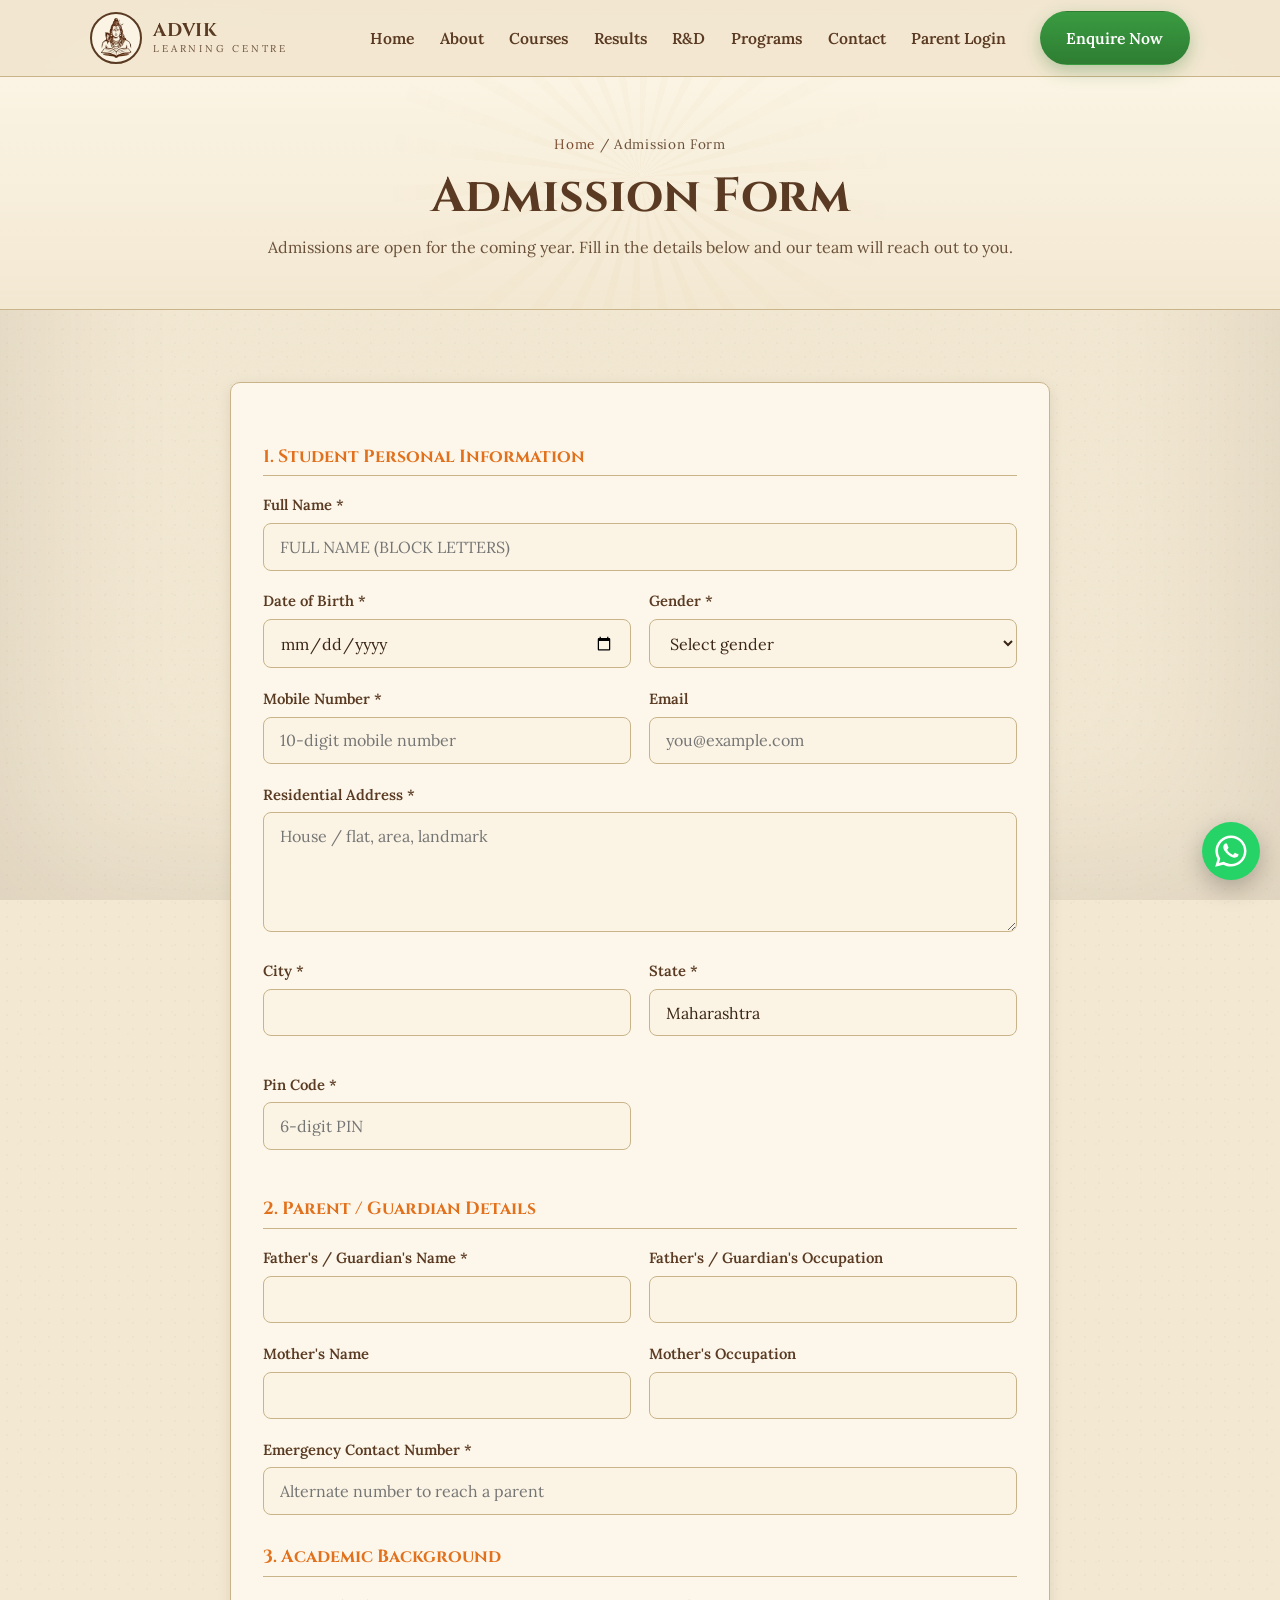
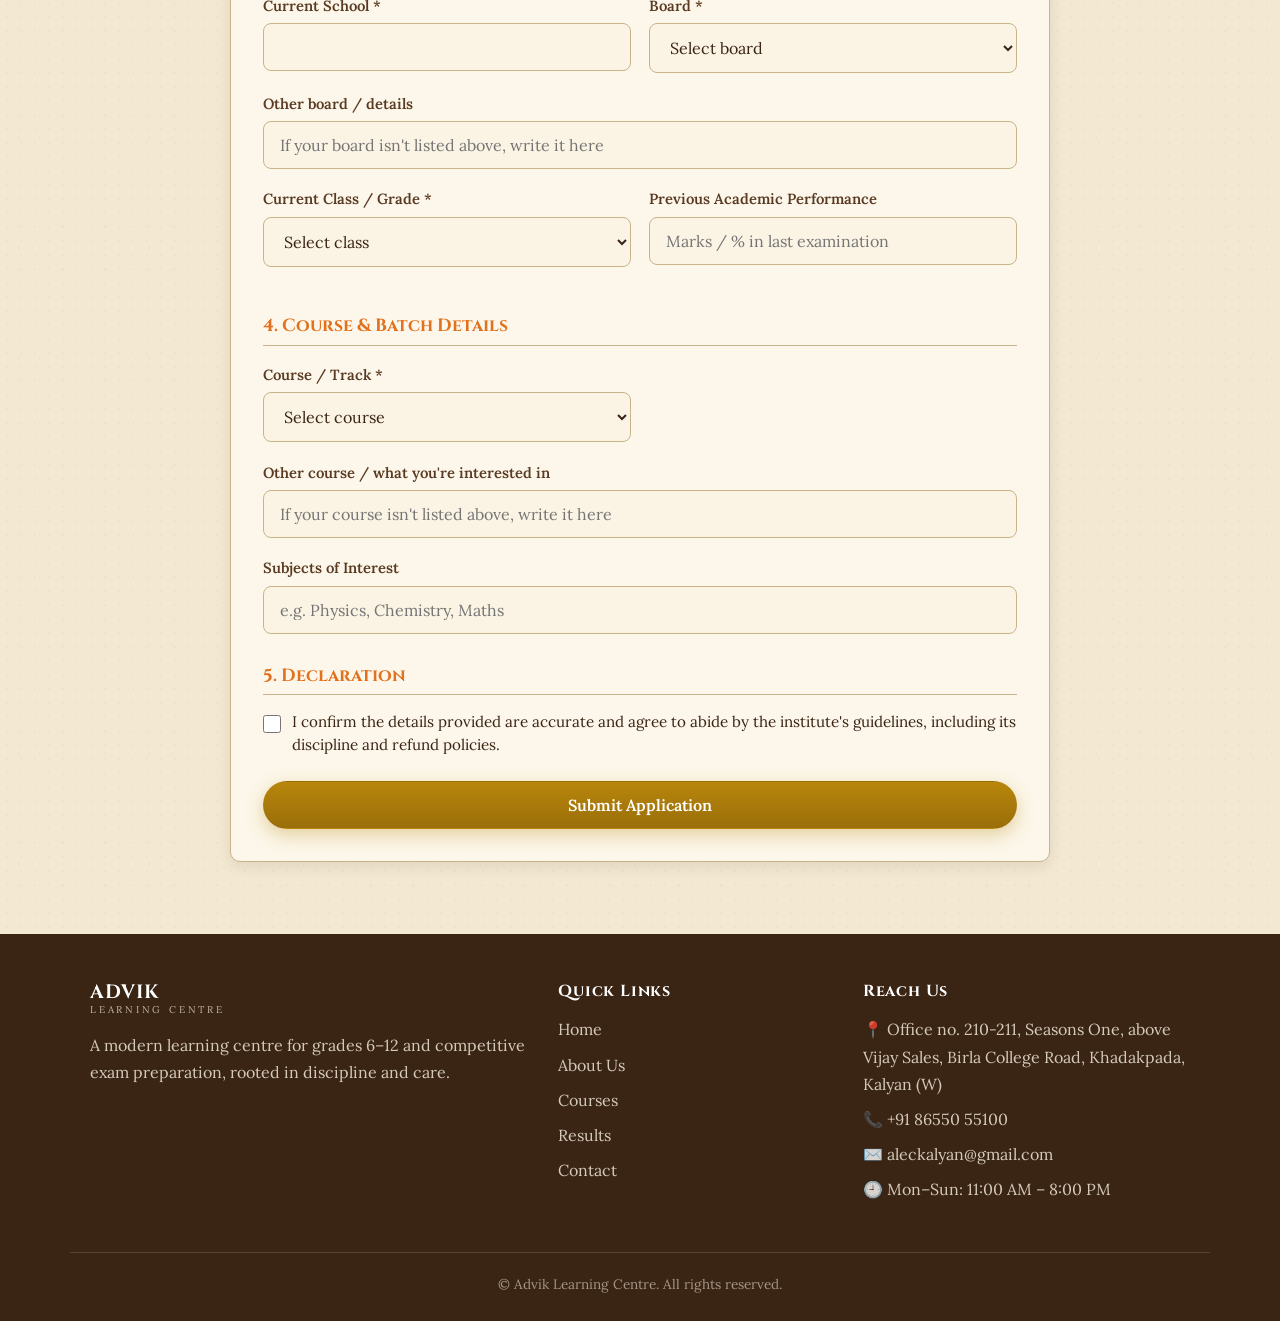
<file: admissions.html>
<!DOCTYPE html>
<html lang="en">
<head>
  <meta charset="UTF-8" />
  <meta name="viewport" content="width=device-width, initial-scale=1.0" />
  <title>Admission Form, Advik Learning Centre, Kalyan West</title>
  <meta name="description" content="Apply for admission to Advik Learning Centre, Khadakpada, Kalyan West, grades 6 to 12 and JEE, NEET & MHT-CET coaching." />
  <meta name="robots" content="noindex" />
  <meta name="theme-color" content="#3a2414" />
  <link rel="icon" href="assets/advik-logo.png" />
  <link rel="preconnect" href="https://fonts.googleapis.com" />
  <link rel="preconnect" href="https://fonts.gstatic.com" crossorigin />
  <link href="https://fonts.googleapis.com/css2?family=Cinzel:wght@500;600;700&family=Cormorant+Garamond:ital,wght@0,500;0,600;1,500&family=Lora:ital,wght@0,400;0,500;0,600;1,400&display=swap" rel="stylesheet" />
  <link rel="stylesheet" href="css/styles.css" />
</head>
<body>

  <header class="site-header">
    <div class="container nav">
      <a class="brand" href="index.html">
        <img src="assets/advik-logo.png" alt="Advik Learning Centre logo" />
        <span class="brand-text"><strong>ADVIK</strong><small>Learning Centre</small></span>
      </a>
      <button class="nav-toggle" aria-label="Toggle menu" aria-expanded="false">
        <svg viewBox="0 0 24 24" fill="none" stroke="currentColor" stroke-width="2"><path d="M3 6h18M3 12h18M3 18h18"/></svg>
      </button>
      <nav class="nav-links">
        <a href="index.html">Home</a>
        <a href="about.html">About</a>
        <a href="courses.html">Courses</a>
        <a href="results.html">Results</a>
        <a href="rnd.html">R&amp;D</a>
        <a href="programs.html">Programs</a>
        <a href="contact.html">Contact</a>
        <a href="parent-login.html">Parent Login</a>
        <a class="btn btn--primary nav-cta" href="contact.html">Enquire Now</a>
      </nav>
    </div>
  </header>

  <section class="page-header">
    <div class="container">
      <div class="breadcrumb"><a href="index.html">Home</a> / Admission Form</div>
      <h1>Admission Form</h1>
      <p>Admissions are open for the coming year. Fill in the details below and our team will reach out to you.</p>
    </div>
  </section>

  <section class="section">
    <div class="container" style="max-width: 860px;">
      <div class="form-card">
        <!-- Netlify form -->
        <form name="admission" method="POST" data-netlify="true" netlify-honeypot="bot-field" action="/thank-you.html">
          <input type="hidden" name="form-name" value="admission" />
          <p class="field-hidden">
            <label>Don't fill this out if you're human: <input name="bot-field" /></label>
          </p>

          <!-- 1. Student Personal Information -->
          <h3 class="form-section-title">1. Student Personal Information</h3>
          <div class="field">
            <label for="student-name">Full Name *</label>
            <input type="text" id="student-name" name="Student Full Name" required placeholder="Full name (block letters)" style="text-transform:uppercase;" />
          </div>
          <div class="field-grid">
            <div class="field">
              <label for="dob">Date of Birth *</label>
              <input type="date" id="dob" name="Date of Birth" required />
            </div>
            <div class="field">
              <label for="gender">Gender *</label>
              <select id="gender" name="Gender" required>
                <option value="" disabled selected>Select gender</option>
                <option>Male</option>
                <option>Female</option>
                <option>Other</option>
              </select>
            </div>
          </div>
          <div class="field-grid">
            <div class="field">
              <label for="mobile">Mobile Number *</label>
              <input type="tel" id="mobile" name="Mobile Number" required placeholder="10-digit mobile number" pattern="[0-9+ ]{7,15}" />
            </div>
            <div class="field">
              <label for="email">Email</label>
              <input type="email" id="email" name="Email" placeholder="you@example.com" />
            </div>
          </div>
          <div class="field">
            <label for="address">Residential Address *</label>
            <textarea id="address" name="Residential Address" required placeholder="House / flat, area, landmark"></textarea>
          </div>
          <div class="field-grid">
            <div class="field">
              <label for="city">City *</label>
              <input type="text" id="city" name="City" required />
            </div>
            <div class="field">
              <label for="state">State *</label>
              <input type="text" id="state" name="State" required value="Maharashtra" />
            </div>
            <div class="field">
              <label for="pin">Pin Code *</label>
              <input type="text" id="pin" name="Pin Code" required pattern="[0-9]{6}" placeholder="6-digit PIN" />
            </div>
          </div>

          <!-- 2. Parent / Guardian Details -->
          <h3 class="form-section-title">2. Parent / Guardian Details</h3>
          <div class="field-grid">
            <div class="field">
              <label for="father-name">Father's / Guardian's Name *</label>
              <input type="text" id="father-name" name="Father/Guardian Name" required />
            </div>
            <div class="field">
              <label for="father-occ">Father's / Guardian's Occupation</label>
              <input type="text" id="father-occ" name="Father/Guardian Occupation" />
            </div>
          </div>
          <div class="field-grid">
            <div class="field">
              <label for="mother-name">Mother's Name</label>
              <input type="text" id="mother-name" name="Mother Name" />
            </div>
            <div class="field">
              <label for="mother-occ">Mother's Occupation</label>
              <input type="text" id="mother-occ" name="Mother Occupation" />
            </div>
          </div>
          <div class="field">
            <label for="emergency">Emergency Contact Number *</label>
            <input type="tel" id="emergency" name="Emergency Contact" required placeholder="Alternate number to reach a parent" pattern="[0-9+ ]{7,15}" />
          </div>

          <!-- 3. Academic Background -->
          <h3 class="form-section-title">3. Academic Background</h3>
          <div class="field-grid">
            <div class="field">
              <label for="school">Current School *</label>
              <input type="text" id="school" name="Current School" required />
            </div>
            <div class="field">
              <label for="board">Board *</label>
              <select id="board" name="Board" required>
                <option value="" disabled selected>Select board</option>
                <option>CBSE</option>
                <option>ICSE</option>
                <option>State Board (Maharashtra)</option>
                <option>Other (specify below)</option>
              </select>
            </div>
          </div>
          <div class="field">
            <label for="board-other">Other board / details</label>
            <input type="text" id="board-other" name="Board (Other)" placeholder="If your board isn't listed above, write it here" />
          </div>
          <div class="field-grid">
            <div class="field">
              <label for="grade">Current Class / Grade *</label>
              <select id="grade" name="Current Class" required>
                <option value="" disabled selected>Select class</option>
                <option>Class 6</option>
                <option>Class 7</option>
                <option>Class 8</option>
                <option>Class 9</option>
                <option>Class 10</option>
                <option>Class 11</option>
                <option>Class 12</option>
              </select>
            </div>
            <div class="field">
              <label for="performance">Previous Academic Performance</label>
              <input type="text" id="performance" name="Previous Performance" placeholder="Marks / % in last examination" />
            </div>
          </div>

          <!-- 4. Course & Batch Details -->
          <h3 class="form-section-title">4. Course &amp; Batch Details</h3>
          <div class="field-grid">
            <div class="field">
              <label for="course">Course / Track *</label>
              <select id="course" name="Course" required>
                <option value="" disabled selected>Select course</option>
                <option>School Tuition (6–12)</option>
                <option>JEE Preparation</option>
                <option>NEET Preparation</option>
                <option>MHT-CET Preparation</option>
                <option>Foundation Course</option>
                <option>Other (specify below)</option>
                <option>Not sure, need guidance</option>
              </select>
            </div>
          </div>
          <div class="field">
            <label for="course-other">Other course / what you're interested in</label>
            <input type="text" id="course-other" name="Course (Other)" placeholder="If your course isn't listed above, write it here" />
          </div>
          <div class="field">
            <label for="subjects">Subjects of Interest</label>
            <input type="text" id="subjects" name="Subjects" placeholder="e.g. Physics, Chemistry, Maths" />
          </div>

          <!-- 5. Declaration -->
          <h3 class="form-section-title">5. Declaration</h3>
          <label class="form-check">
            <input type="checkbox" name="Declaration" value="Agreed" required />
            <span>I confirm the details provided are accurate and agree to abide by the institute's guidelines, including its discipline and refund policies.</span>
          </label>

          <button type="submit" class="btn btn--primary" style="width:100%; justify-content:center; margin-top:1.5rem;">Submit Application</button>
        </form>
      </div>
    </div>
  </section>

  <footer class="site-footer">
    <div class="container footer-grid">
      <div>
        <div class="footer-brand"><strong>ADVIK</strong><small>Learning Centre</small></div>
        <p>A modern learning centre for grades 6–12 and competitive exam preparation, rooted in discipline and care.</p>
      </div>
      <div>
        <h4>Quick Links</h4>
        <ul class="footer-links">
          <li><a href="index.html">Home</a></li>
          <li><a href="about.html">About Us</a></li>
          <li><a href="courses.html">Courses</a></li>
          <li><a href="results.html">Results</a></li>
          <li><a href="contact.html">Contact</a></li>
        </ul>
      </div>
      <div>
        <h4>Reach Us</h4>
        <ul class="footer-links">
          <li>📍 Office no. 210-211, Seasons One, above Vijay Sales, Birla College Road, Khadakpada, Kalyan (W)</li>
          <li>📞 <a href="tel:+918655055100">+91 86550 55100</a></li>
          <li>✉️ <a href="mailto:aleckalyan@gmail.com">aleckalyan@gmail.com</a></li>
          <li>🕘 Mon–Sun: 11:00 AM – 8:00 PM</li>
        </ul>
      </div>
    </div>
    <div class="container footer-bottom">© Advik Learning Centre. All rights reserved.</div>
  </footer>

  <a class="wa-float" href="https://wa.me/918655055100" target="_blank" rel="noopener" aria-label="Chat on WhatsApp">
    <svg viewBox="0 0 32 32" fill="currentColor"><path d="M16 .4C7.4.4.4 7.4.4 16c0 2.8.7 5.5 2.1 7.9L.2 31.8l8.1-2.1c2.3 1.3 4.9 1.9 7.6 1.9 8.6 0 15.6-7 15.6-15.6S24.6.4 16 .4zm0 28.5c-2.4 0-4.7-.6-6.7-1.8l-.5-.3-4.8 1.3 1.3-4.7-.3-.5c-1.3-2.1-2-4.5-2-7 0-7.2 5.9-13 13-13s13 5.9 13 13-5.8 13-13 13zm7.1-9.7c-.4-.2-2.3-1.1-2.6-1.3-.4-.1-.6-.2-.9.2-.3.4-1 1.3-1.2 1.5-.2.2-.4.3-.8.1-.4-.2-1.6-.6-3.1-1.9-1.1-1-1.9-2.3-2.2-2.7-.2-.4 0-.6.2-.8.2-.2.4-.4.5-.7.2-.2.2-.4.4-.6.1-.3 0-.5 0-.7-.1-.2-.9-2.2-1.2-3-.3-.8-.6-.7-.9-.7h-.7c-.2 0-.6.1-1 .5-.3.4-1.3 1.3-1.3 3.1s1.3 3.6 1.5 3.9c.2.2 2.6 4 6.4 5.6.9.4 1.6.6 2.1.8.9.3 1.7.2 2.3.1.7-.1 2.3-.9 2.6-1.8.3-.9.3-1.6.2-1.8-.1-.1-.3-.2-.7-.4z"/></svg>
  </a>

  <script src="js/main.js"></script>
</body>
</html>
</file>
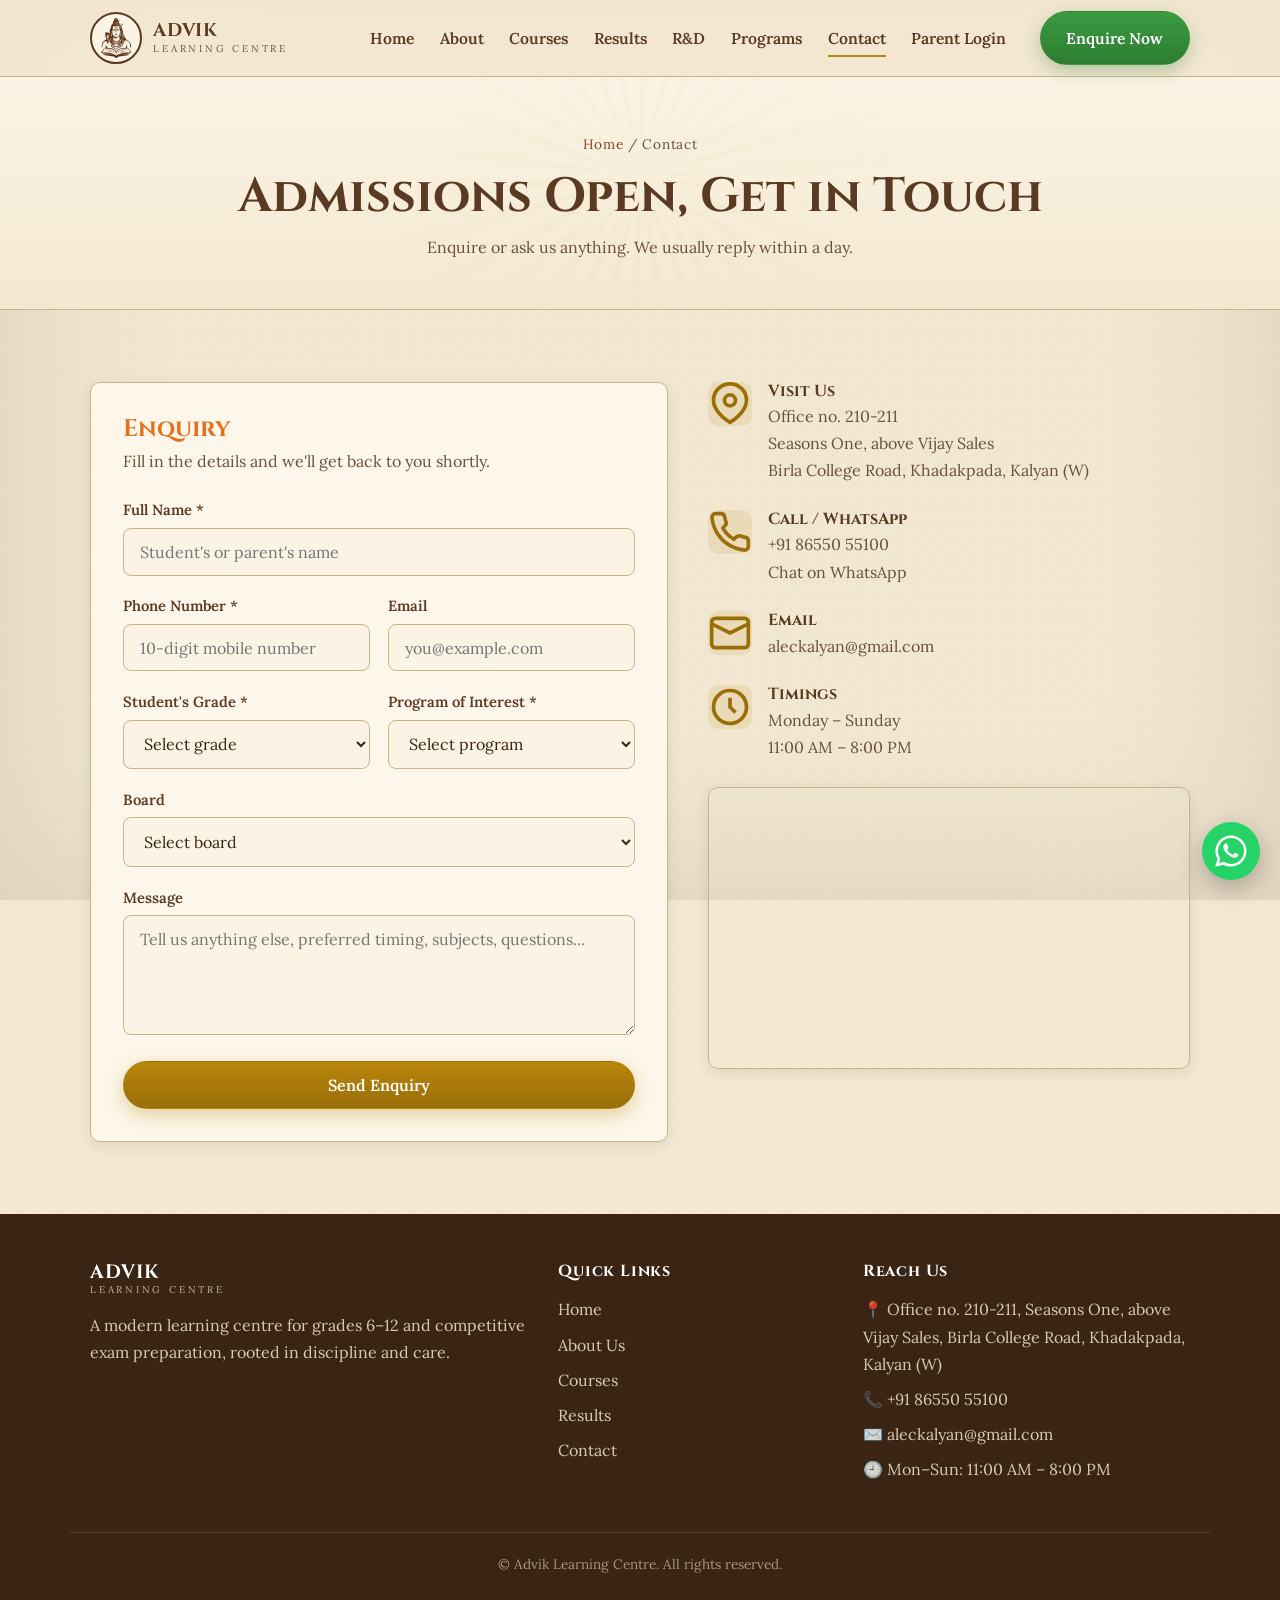
<file: contact.html>
<!DOCTYPE html>
<html lang="en">
<head>
  <meta charset="UTF-8" />
  <meta name="viewport" content="width=device-width, initial-scale=1.0" />
  <title>Contact &amp; Admissions, Advik Learning Centre, Kalyan West</title>
  <meta name="description" content="Contact Advik Learning Centre, Khadakpada, Kalyan West. Enquire about admissions for grades 6–12, JEE, NEET and CET coaching." />
  <meta name="theme-color" content="#3a2414" />
  <link rel="icon" href="assets/advik-logo.png" />
  <link rel="preconnect" href="https://fonts.googleapis.com" />
  <link rel="preconnect" href="https://fonts.gstatic.com" crossorigin />
  <link href="https://fonts.googleapis.com/css2?family=Cinzel:wght@500;600;700&family=Cormorant+Garamond:ital,wght@0,500;0,600;1,500&family=Lora:ital,wght@0,400;0,500;0,600;1,400&display=swap" rel="stylesheet" />
  <link rel="stylesheet" href="css/styles.css" />
</head>
<body>

  <header class="site-header">
    <div class="container nav">
      <a class="brand" href="index.html">
        <img src="assets/advik-logo.png" alt="Advik Learning Centre logo" />
        <span class="brand-text"><strong>ADVIK</strong><small>Learning Centre</small></span>
      </a>
      <button class="nav-toggle" aria-label="Toggle menu" aria-expanded="false">
        <svg viewBox="0 0 24 24" fill="none" stroke="currentColor" stroke-width="2"><path d="M3 6h18M3 12h18M3 18h18"/></svg>
      </button>
      <nav class="nav-links">
        <a href="index.html">Home</a>
        <a href="about.html">About</a>
        <a href="courses.html">Courses</a>
        <a href="results.html">Results</a>
        <a href="rnd.html">R&amp;D</a>
        <a href="programs.html">Programs</a>
        <a href="contact.html" class="active">Contact</a>
        <a href="parent-login.html">Parent Login</a>
        <a class="btn btn--primary nav-cta" href="#enquiry">Enquire Now</a>
      </nav>
    </div>
  </header>

  <section class="page-header">
    <div class="container">
      <div class="breadcrumb"><a href="index.html">Home</a> / Contact</div>
      <h1>Admissions Open, Get in Touch</h1>
      <p>Enquire or ask us anything. We usually reply within a day.</p>
    </div>
  </section>

  <section class="section">
    <div class="container">
      <div class="contact-grid">

        <!-- Form -->
        <div class="form-card" id="enquiry">
          <h2 style="font-size:1.5rem; margin-bottom:0.3rem;">Enquiry</h2>
          <p style="color:var(--muted); margin-bottom:1.4rem;">Fill in the details and we'll get back to you shortly.</p>

          <!-- Netlify form -->
          <form name="contact" method="POST" data-netlify="true" netlify-honeypot="bot-field" action="/thank-you.html">
            <input type="hidden" name="form-name" value="contact" />
            <p class="field-hidden">
              <label>Don't fill this out if you're human: <input name="bot-field" /></label>
            </p>

            <div class="field">
              <label for="name">Full Name *</label>
              <input type="text" id="name" name="name" required placeholder="Student's or parent's name" />
            </div>

            <div class="field-grid">
              <div class="field">
                <label for="phone">Phone Number *</label>
                <input type="tel" id="phone" name="phone" required placeholder="10-digit mobile number" pattern="[0-9+ ]{7,15}" />
              </div>
              <div class="field">
                <label for="email">Email</label>
                <input type="email" id="email" name="email" placeholder="you@example.com" />
              </div>
            </div>

            <div class="field-grid">
              <div class="field">
                <label for="grade">Student's Grade *</label>
                <select id="grade" name="grade" required>
                  <option value="" disabled selected>Select grade</option>
                  <option>Class 6</option>
                  <option>Class 7</option>
                  <option>Class 8</option>
                  <option>Class 9</option>
                  <option>Class 10</option>
                  <option>Class 11</option>
                  <option>Class 12</option>
                </select>
              </div>
              <div class="field">
                <label for="program">Program of Interest *</label>
                <select id="program" name="program" required>
                  <option value="" disabled selected>Select program</option>
                  <option>School Tuition (6–12)</option>
                  <option>JEE Preparation</option>
                  <option>NEET Preparation</option>
                  <option>MHT-CET Preparation</option>
                  <option>Not sure, need guidance</option>
                </select>
              </div>
            </div>

            <div class="field">
              <label for="board">Board</label>
              <select id="board" name="board">
                <option value="" disabled selected>Select board</option>
                <option>CBSE</option>
                <option>ICSE</option>
                <option>State Board (Maharashtra)</option>
                <option>Other</option>
              </select>
            </div>

            <div class="field">
              <label for="message">Message</label>
              <textarea id="message" name="message" placeholder="Tell us anything else, preferred timing, subjects, questions..."></textarea>
            </div>

            <button type="submit" class="btn btn--primary" style="width:100%; justify-content:center;">Send Enquiry</button>
          </form>
        </div>

        <!-- Contact info -->
        <div>
          <div class="info-block">
            <div class="info-icon"><svg viewBox="0 0 24 24" fill="none" stroke="currentColor" stroke-width="2"><path d="M21 10c0 7-9 12-9 12s-9-5-9-12a9 9 0 0 1 18 0z"/><circle cx="12" cy="10" r="3"/></svg></div>
            <div><h4>Visit Us</h4><p>Office no. 210-211<br/>Seasons One, above Vijay Sales<br/>Birla College Road, Khadakpada, Kalyan (W)</p></div>
          </div>
          <div class="info-block">
            <div class="info-icon"><svg viewBox="0 0 24 24" fill="none" stroke="currentColor" stroke-width="2"><path d="M22 16.9v3a2 2 0 0 1-2.2 2 19.8 19.8 0 0 1-8.6-3 19.5 19.5 0 0 1-6-6 19.8 19.8 0 0 1-3-8.6A2 2 0 0 1 4.1 2h3a2 2 0 0 1 2 1.7c.1.9.4 1.8.7 2.7a2 2 0 0 1-.5 2.1L8.1 9.9a16 16 0 0 0 6 6l1.4-1.2a2 2 0 0 1 2.1-.5c.9.3 1.8.6 2.7.7a2 2 0 0 1 1.7 2z"/></svg></div>
            <div><h4>Call / WhatsApp</h4><p><a href="tel:+918655055100">+91 86550 55100</a><br/><a href="https://wa.me/918655055100" target="_blank" rel="noopener">Chat on WhatsApp</a></p></div>
          </div>
          <div class="info-block">
            <div class="info-icon"><svg viewBox="0 0 24 24" fill="none" stroke="currentColor" stroke-width="2"><rect x="2" y="4" width="20" height="16" rx="2"/><path d="m22 7-10 5L2 7"/></svg></div>
            <div><h4>Email</h4><p><a href="mailto:aleckalyan@gmail.com">aleckalyan@gmail.com</a></p></div>
          </div>
          <div class="info-block">
            <div class="info-icon"><svg viewBox="0 0 24 24" fill="none" stroke="currentColor" stroke-width="2"><circle cx="12" cy="12" r="9"/><path d="M12 7v5l3 3"/></svg></div>
            <div><h4>Timings</h4><p>Monday – Sunday<br/>11:00 AM – 8:00 PM</p></div>
          </div>

          <div class="map-embed">
            <iframe
              title="Advik Learning Centre location"
              src="https://www.google.com/maps?q=Advik+Learning+Centre,+Seasons+One,+Birla+College+Road,+Khadakpada,+Kalyan+West&output=embed"
              loading="lazy" referrerpolicy="no-referrer-when-downgrade"></iframe>
          </div>
        </div>

      </div>
    </div>
  </section>

  <footer class="site-footer">
    <div class="container footer-grid">
      <div>
        <div class="footer-brand"><strong>ADVIK</strong><small>Learning Centre</small></div>
        <p>A modern learning centre for grades 6–12 and competitive exam preparation, rooted in discipline and care.</p>
      </div>
      <div>
        <h4>Quick Links</h4>
        <ul class="footer-links">
          <li><a href="index.html">Home</a></li>
          <li><a href="about.html">About Us</a></li>
          <li><a href="courses.html">Courses</a></li>
          <li><a href="results.html">Results</a></li>
          <li><a href="contact.html">Contact</a></li>
        </ul>
      </div>
      <div>
        <h4>Reach Us</h4>
        <ul class="footer-links">
          <li>📍 Office no. 210-211, Seasons One, above Vijay Sales, Birla College Road, Khadakpada, Kalyan (W)</li>
          <li>📞 <a href="tel:+918655055100">+91 86550 55100</a></li>
          <li>✉️ <a href="mailto:aleckalyan@gmail.com">aleckalyan@gmail.com</a></li>
          <li>🕘 Mon–Sun: 11:00 AM – 8:00 PM</li>
        </ul>
      </div>
    </div>
    <div class="container footer-bottom">© Advik Learning Centre. All rights reserved.</div>
  </footer>

  <a class="wa-float" href="https://wa.me/918655055100" target="_blank" rel="noopener" aria-label="Chat on WhatsApp">
    <svg viewBox="0 0 32 32" fill="currentColor"><path d="M16 .4C7.4.4.4 7.4.4 16c0 2.8.7 5.5 2.1 7.9L.2 31.8l8.1-2.1c2.3 1.3 4.9 1.9 7.6 1.9 8.6 0 15.6-7 15.6-15.6S24.6.4 16 .4zm0 28.5c-2.4 0-4.7-.6-6.7-1.8l-.5-.3-4.8 1.3 1.3-4.7-.3-.5c-1.3-2.1-2-4.5-2-7 0-7.2 5.9-13 13-13s13 5.9 13 13-5.8 13-13 13zm7.1-9.7c-.4-.2-2.3-1.1-2.6-1.3-.4-.1-.6-.2-.9.2-.3.4-1 1.3-1.2 1.5-.2.2-.4.3-.8.1-.4-.2-1.6-.6-3.1-1.9-1.1-1-1.9-2.3-2.2-2.7-.2-.4 0-.6.2-.8.2-.2.4-.4.5-.7.2-.2.2-.4.4-.6.1-.3 0-.5 0-.7-.1-.2-.9-2.2-1.2-3-.3-.8-.6-.7-.9-.7h-.7c-.2 0-.6.1-1 .5-.3.4-1.3 1.3-1.3 3.1s1.3 3.6 1.5 3.9c.2.2 2.6 4 6.4 5.6.9.4 1.6.6 2.1.8.9.3 1.7.2 2.3.1.7-.1 2.3-.9 2.6-1.8.3-.9.3-1.6.2-1.8-.1-.1-.3-.2-.7-.4z"/></svg>
  </a>

  <script src="js/main.js"></script>
</body>
</html>
</file>
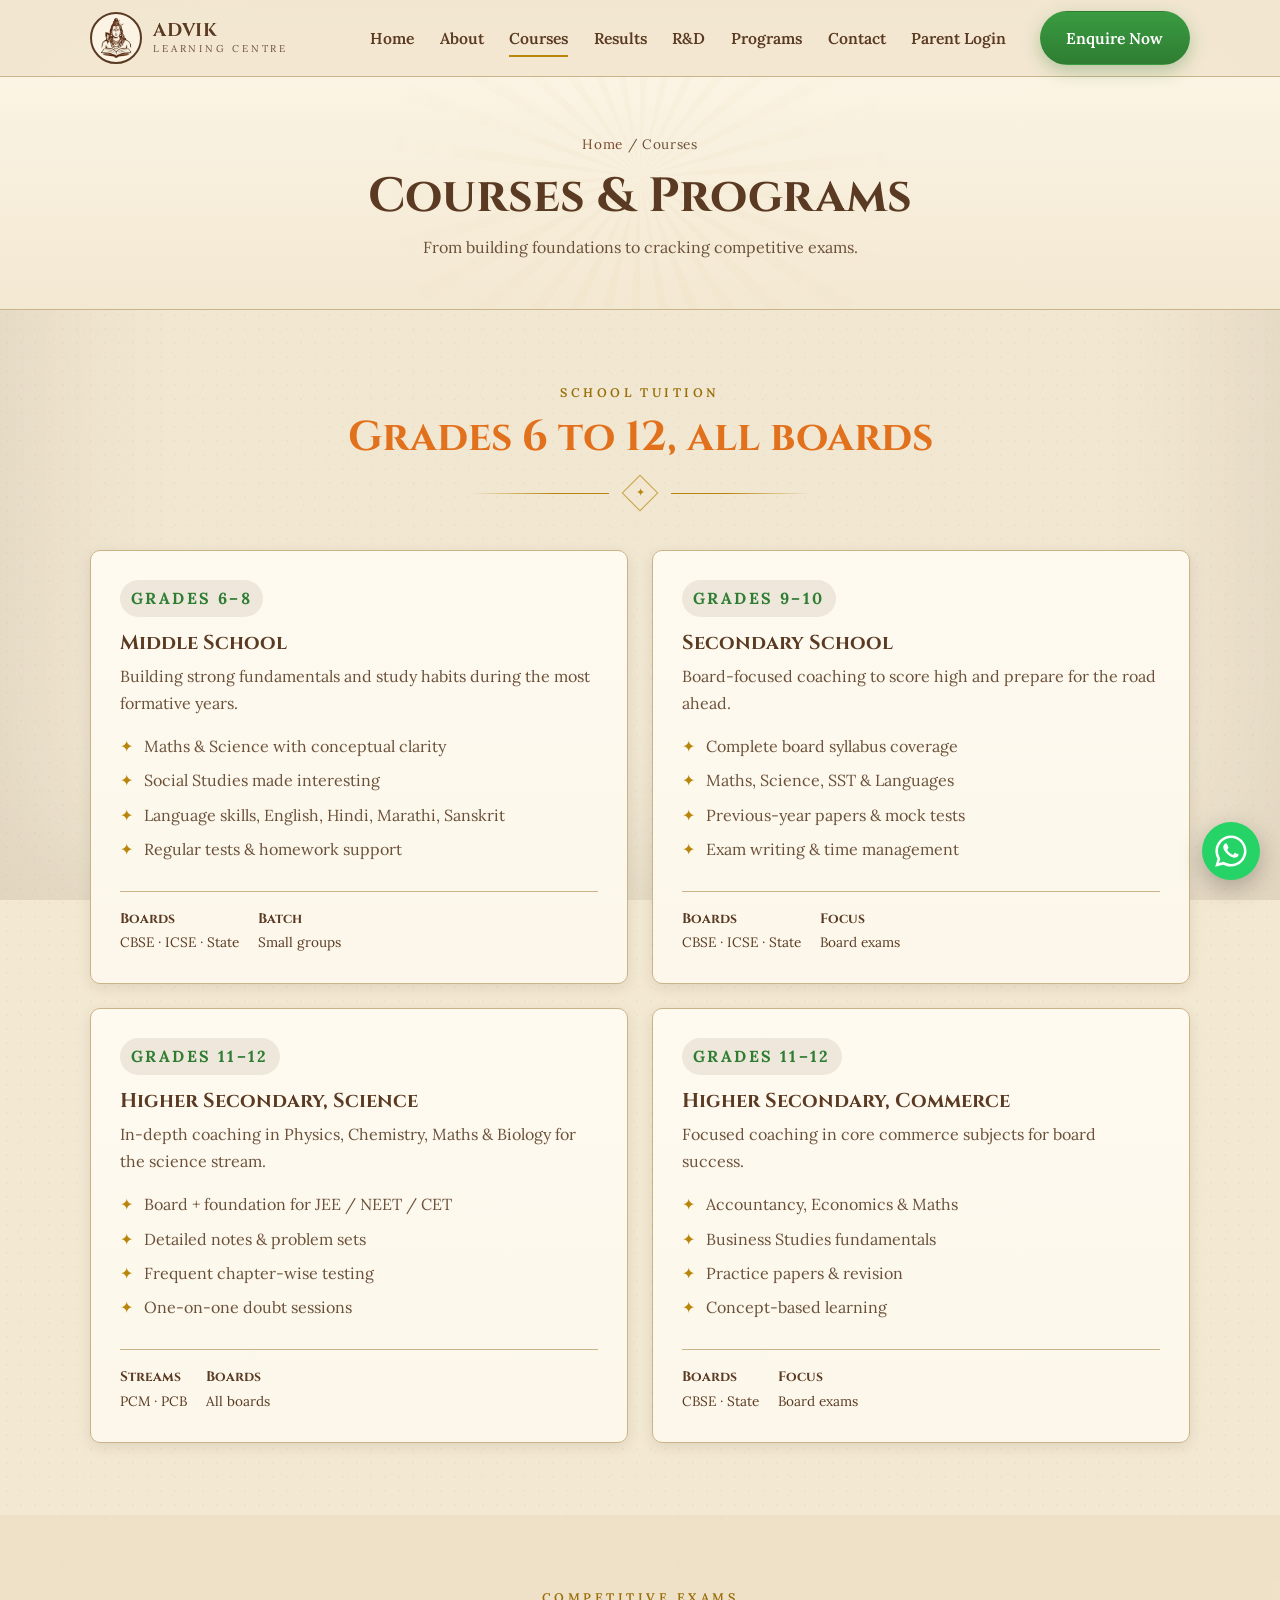
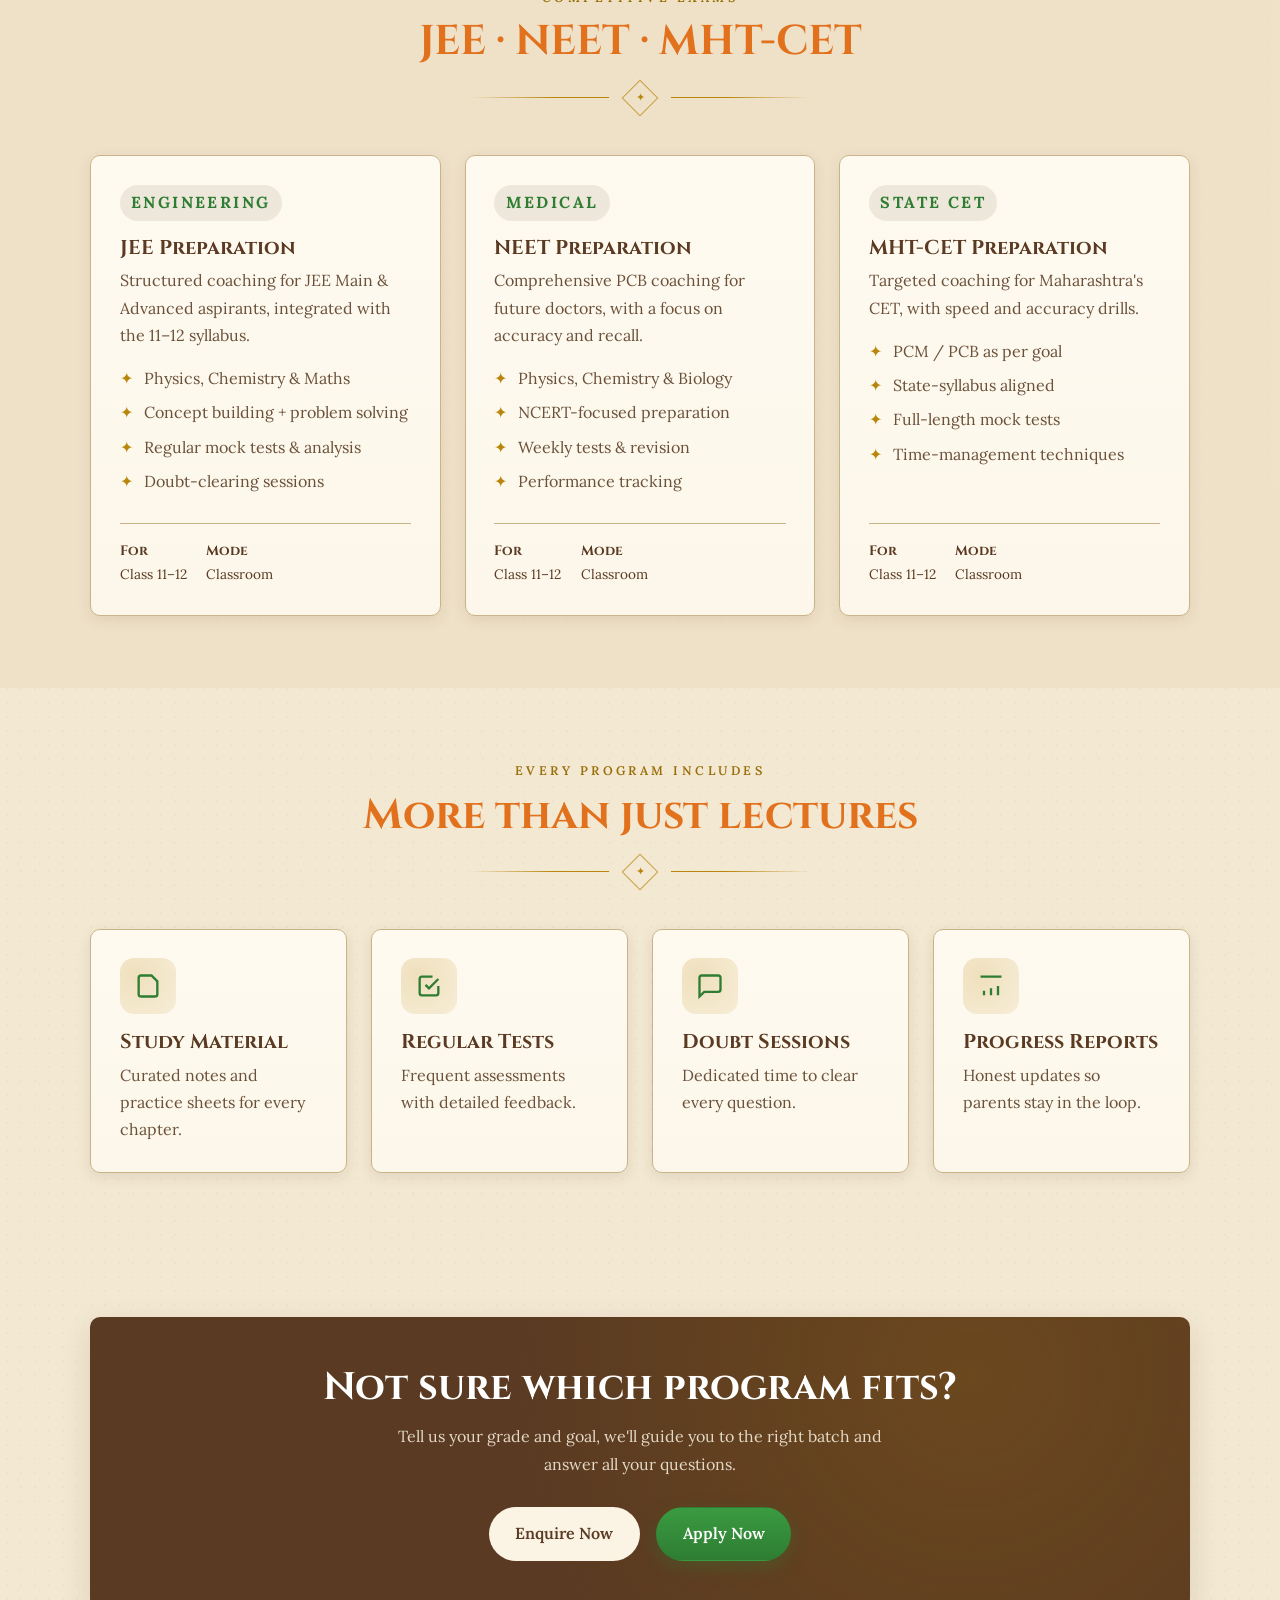
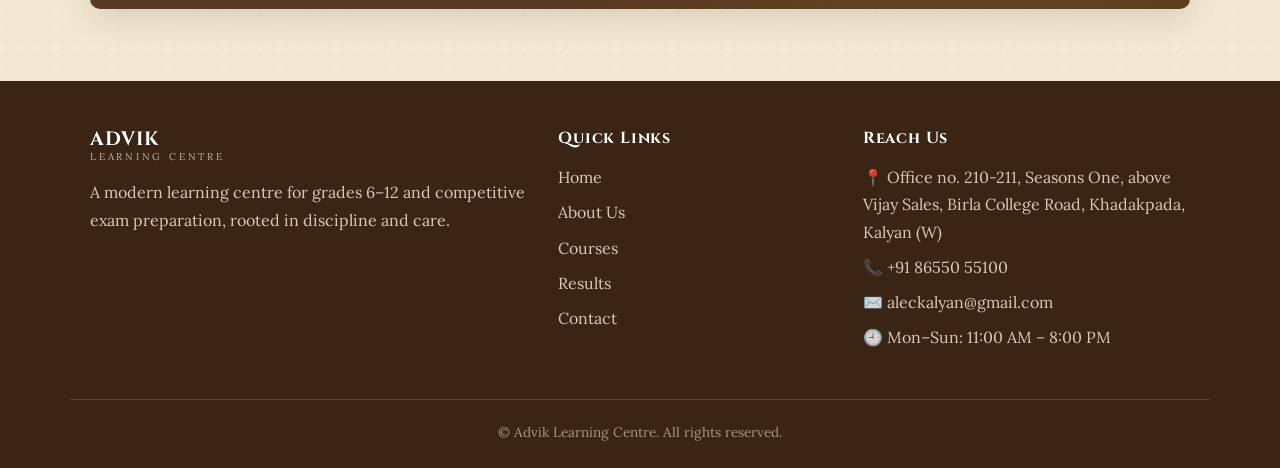
<file: courses.html>
<!DOCTYPE html>
<html lang="en">
<head>
  <meta charset="UTF-8" />
  <meta name="viewport" content="width=device-width, initial-scale=1.0" />
  <title>Courses &amp; Programs, Advik Learning Centre, Kalyan West</title>
  <meta name="description" content="School tuition for grades 6–12 (all boards) and competitive coaching for JEE, NEET and MHT-CET at Advik Learning Centre, Khadakpada, Kalyan West." />
  <meta name="theme-color" content="#3a2414" />
  <link rel="icon" href="assets/advik-logo.png" />
  <link rel="preconnect" href="https://fonts.googleapis.com" />
  <link rel="preconnect" href="https://fonts.gstatic.com" crossorigin />
  <link href="https://fonts.googleapis.com/css2?family=Cinzel:wght@500;600;700&family=Cormorant+Garamond:ital,wght@0,500;0,600;1,500&family=Lora:ital,wght@0,400;0,500;0,600;1,400&display=swap" rel="stylesheet" />
  <link rel="stylesheet" href="css/styles.css" />
</head>
<body>

  <header class="site-header">
    <div class="container nav">
      <a class="brand" href="index.html">
        <img src="assets/advik-logo.png" alt="Advik Learning Centre logo" />
        <span class="brand-text"><strong>ADVIK</strong><small>Learning Centre</small></span>
      </a>
      <button class="nav-toggle" aria-label="Toggle menu" aria-expanded="false">
        <svg viewBox="0 0 24 24" fill="none" stroke="currentColor" stroke-width="2"><path d="M3 6h18M3 12h18M3 18h18"/></svg>
      </button>
      <nav class="nav-links">
        <a href="index.html">Home</a>
        <a href="about.html">About</a>
        <a href="courses.html" class="active">Courses</a>
        <a href="results.html">Results</a>
        <a href="rnd.html">R&amp;D</a>
        <a href="programs.html">Programs</a>
        <a href="contact.html">Contact</a>
        <a href="parent-login.html">Parent Login</a>
        <a class="btn btn--primary nav-cta" href="contact.html">Enquire Now</a>
      </nav>
    </div>
  </header>

  <section class="page-header">
    <div class="container">
      <div class="breadcrumb"><a href="index.html">Home</a> / Courses</div>
      <h1>Courses &amp; Programs</h1>
      <p>From building foundations to cracking competitive exams.</p>
    </div>
  </section>

  <!-- School programs -->
  <section class="section">
    <div class="container">
      <span class="section-kicker">School Tuition</span>
      <h2 class="section-title">Grades 6 to 12, all boards</h2>
      <div class="ornament"><span>✦</span></div>
      <div class="grid grid-2">
        <div class="card course-card">
          <span class="tag">Grades 6–8</span>
          <h3>Middle School</h3>
          <p>Building strong fundamentals and study habits during the most formative years.</p>
          <ul>
            <li>Maths &amp; Science with conceptual clarity</li>
            <li>Social Studies made interesting</li>
            <li>Language skills, English, Hindi, Marathi, Sanskrit</li>
            <li>Regular tests &amp; homework support</li>
          </ul>
          <div class="meta"><span><b>Boards</b>CBSE · ICSE · State</span><span><b>Batch</b>Small groups</span></div>
        </div>
        <div class="card course-card">
          <span class="tag">Grades 9–10</span>
          <h3>Secondary School</h3>
          <p>Board-focused coaching to score high and prepare for the road ahead.</p>
          <ul>
            <li>Complete board syllabus coverage</li>
            <li>Maths, Science, SST &amp; Languages</li>
            <li>Previous-year papers &amp; mock tests</li>
            <li>Exam writing &amp; time management</li>
          </ul>
          <div class="meta"><span><b>Boards</b>CBSE · ICSE · State</span><span><b>Focus</b>Board exams</span></div>
        </div>
        <div class="card course-card">
          <span class="tag">Grades 11–12</span>
          <h3>Higher Secondary, Science</h3>
          <p>In-depth coaching in Physics, Chemistry, Maths &amp; Biology for the science stream.</p>
          <ul>
            <li>Board + foundation for JEE / NEET / CET</li>
            <li>Detailed notes &amp; problem sets</li>
            <li>Frequent chapter-wise testing</li>
            <li>One-on-one doubt sessions</li>
          </ul>
          <div class="meta"><span><b>Streams</b>PCM · PCB</span><span><b>Boards</b>All boards</span></div>
        </div>
        <div class="card course-card">
          <span class="tag">Grades 11–12</span>
          <h3>Higher Secondary, Commerce</h3>
          <p>Focused coaching in core commerce subjects for board success.</p>
          <ul>
            <li>Accountancy, Economics &amp; Maths</li>
            <li>Business Studies fundamentals</li>
            <li>Practice papers &amp; revision</li>
            <li>Concept-based learning</li>
          </ul>
          <div class="meta"><span><b>Boards</b>CBSE · State</span><span><b>Focus</b>Board exams</span></div>
        </div>
      </div>
    </div>
  </section>

  <!-- Competitive -->
  <section class="section section--tint">
    <div class="container">
      <span class="section-kicker">Competitive Exams</span>
      <h2 class="section-title">JEE · NEET · MHT-CET</h2>
      <div class="ornament"><span>✦</span></div>
      <div class="grid grid-3">
        <div class="card course-card">
          <span class="tag">Engineering</span>
          <h3>JEE Preparation</h3>
          <p>Structured coaching for JEE Main &amp; Advanced aspirants, integrated with the 11–12 syllabus.</p>
          <ul>
            <li>Physics, Chemistry &amp; Maths</li>
            <li>Concept building + problem solving</li>
            <li>Regular mock tests &amp; analysis</li>
            <li>Doubt-clearing sessions</li>
          </ul>
          <div class="meta"><span><b>For</b>Class 11–12</span><span><b>Mode</b>Classroom</span></div>
        </div>
        <div class="card course-card">
          <span class="tag">Medical</span>
          <h3>NEET Preparation</h3>
          <p>Comprehensive PCB coaching for future doctors, with a focus on accuracy and recall.</p>
          <ul>
            <li>Physics, Chemistry &amp; Biology</li>
            <li>NCERT-focused preparation</li>
            <li>Weekly tests &amp; revision</li>
            <li>Performance tracking</li>
          </ul>
          <div class="meta"><span><b>For</b>Class 11–12</span><span><b>Mode</b>Classroom</span></div>
        </div>
        <div class="card course-card">
          <span class="tag">State CET</span>
          <h3>MHT-CET Preparation</h3>
          <p>Targeted coaching for Maharashtra's CET, with speed and accuracy drills.</p>
          <ul>
            <li>PCM / PCB as per goal</li>
            <li>State-syllabus aligned</li>
            <li>Full-length mock tests</li>
            <li>Time-management techniques</li>
          </ul>
          <div class="meta"><span><b>For</b>Class 11–12</span><span><b>Mode</b>Classroom</span></div>
        </div>
      </div>
    </div>
  </section>

  <!-- What's included -->
  <section class="section">
    <div class="container">
      <span class="section-kicker">Every Program Includes</span>
      <h2 class="section-title">More than just lectures</h2>
      <div class="ornament"><span>✦</span></div>
      <div class="grid grid-4">
        <div class="card"><div class="icon"><svg viewBox="0 0 24 24" fill="none" stroke="currentColor" stroke-width="2"><path d="M4 19V5a2 2 0 0 1 2-2h9l5 5v11a2 2 0 0 1-2 2H6a2 2 0 0 1-2-2z"/></svg></div><h3>Study Material</h3><p>Curated notes and practice sheets for every chapter.</p></div>
        <div class="card"><div class="icon"><svg viewBox="0 0 24 24" fill="none" stroke="currentColor" stroke-width="2"><path d="M9 11l3 3 8-8"/><path d="M20 12v6a2 2 0 0 1-2 2H6a2 2 0 0 1-2-2V6a2 2 0 0 1 2-2h9"/></svg></div><h3>Regular Tests</h3><p>Frequent assessments with detailed feedback.</p></div>
        <div class="card"><div class="icon"><svg viewBox="0 0 24 24" fill="none" stroke="currentColor" stroke-width="2"><path d="M21 15a2 2 0 0 1-2 2H7l-4 4V5a2 2 0 0 1 2-2h14a2 2 0 0 1 2 2z"/></svg></div><h3>Doubt Sessions</h3><p>Dedicated time to clear every question.</p></div>
        <div class="card"><div class="icon"><svg viewBox="0 0 24 24" fill="none" stroke="currentColor" stroke-width="2"><path d="M12 20v-6M6 20v-4M18 20v-8M3 4h18"/></svg></div><h3>Progress Reports</h3><p>Honest updates so parents stay in the loop.</p></div>
      </div>
    </div>
  </section>

  <!-- CTA -->
  <section class="section">
    <div class="container">
      <div class="cta-band">
        <h2>Not sure which program fits?</h2>
        <p>Tell us your grade and goal, we'll guide you to the right batch and answer all your questions.</p>
        <div class="hero-actions" style="justify-content:center; margin-top:1.5rem;">
          <a class="btn btn--light" href="contact.html">Enquire Now</a>
          <a class="btn btn--green" href="admissions.html">Apply Now</a>
        </div>
      </div>
    </div>
  </section>

  <footer class="site-footer">
    <div class="container footer-grid">
      <div>
        <div class="footer-brand"><strong>ADVIK</strong><small>Learning Centre</small></div>
        <p>A modern learning centre for grades 6–12 and competitive exam preparation, rooted in discipline and care.</p>
      </div>
      <div>
        <h4>Quick Links</h4>
        <ul class="footer-links">
          <li><a href="index.html">Home</a></li>
          <li><a href="about.html">About Us</a></li>
          <li><a href="courses.html">Courses</a></li>
          <li><a href="results.html">Results</a></li>
          <li><a href="contact.html">Contact</a></li>
        </ul>
      </div>
      <div>
        <h4>Reach Us</h4>
        <ul class="footer-links">
          <li>📍 Office no. 210-211, Seasons One, above Vijay Sales, Birla College Road, Khadakpada, Kalyan (W)</li>
          <li>📞 <a href="tel:+918655055100">+91 86550 55100</a></li>
          <li>✉️ <a href="mailto:aleckalyan@gmail.com">aleckalyan@gmail.com</a></li>
          <li>🕘 Mon–Sun: 11:00 AM – 8:00 PM</li>
        </ul>
      </div>
    </div>
    <div class="container footer-bottom">© Advik Learning Centre. All rights reserved.</div>
  </footer>

  <a class="wa-float" href="https://wa.me/918655055100" target="_blank" rel="noopener" aria-label="Chat on WhatsApp">
    <svg viewBox="0 0 32 32" fill="currentColor"><path d="M16 .4C7.4.4.4 7.4.4 16c0 2.8.7 5.5 2.1 7.9L.2 31.8l8.1-2.1c2.3 1.3 4.9 1.9 7.6 1.9 8.6 0 15.6-7 15.6-15.6S24.6.4 16 .4zm0 28.5c-2.4 0-4.7-.6-6.7-1.8l-.5-.3-4.8 1.3 1.3-4.7-.3-.5c-1.3-2.1-2-4.5-2-7 0-7.2 5.9-13 13-13s13 5.9 13 13-5.8 13-13 13zm7.1-9.7c-.4-.2-2.3-1.1-2.6-1.3-.4-.1-.6-.2-.9.2-.3.4-1 1.3-1.2 1.5-.2.2-.4.3-.8.1-.4-.2-1.6-.6-3.1-1.9-1.1-1-1.9-2.3-2.2-2.7-.2-.4 0-.6.2-.8.2-.2.4-.4.5-.7.2-.2.2-.4.4-.6.1-.3 0-.5 0-.7-.1-.2-.9-2.2-1.2-3-.3-.8-.6-.7-.9-.7h-.7c-.2 0-.6.1-1 .5-.3.4-1.3 1.3-1.3 3.1s1.3 3.6 1.5 3.9c.2.2 2.6 4 6.4 5.6.9.4 1.6.6 2.1.8.9.3 1.7.2 2.3.1.7-.1 2.3-.9 2.6-1.8.3-.9.3-1.6.2-1.8-.1-.1-.3-.2-.7-.4z"/></svg>
  </a>

  <script src="js/main.js"></script>
</body>
</html>
</file>
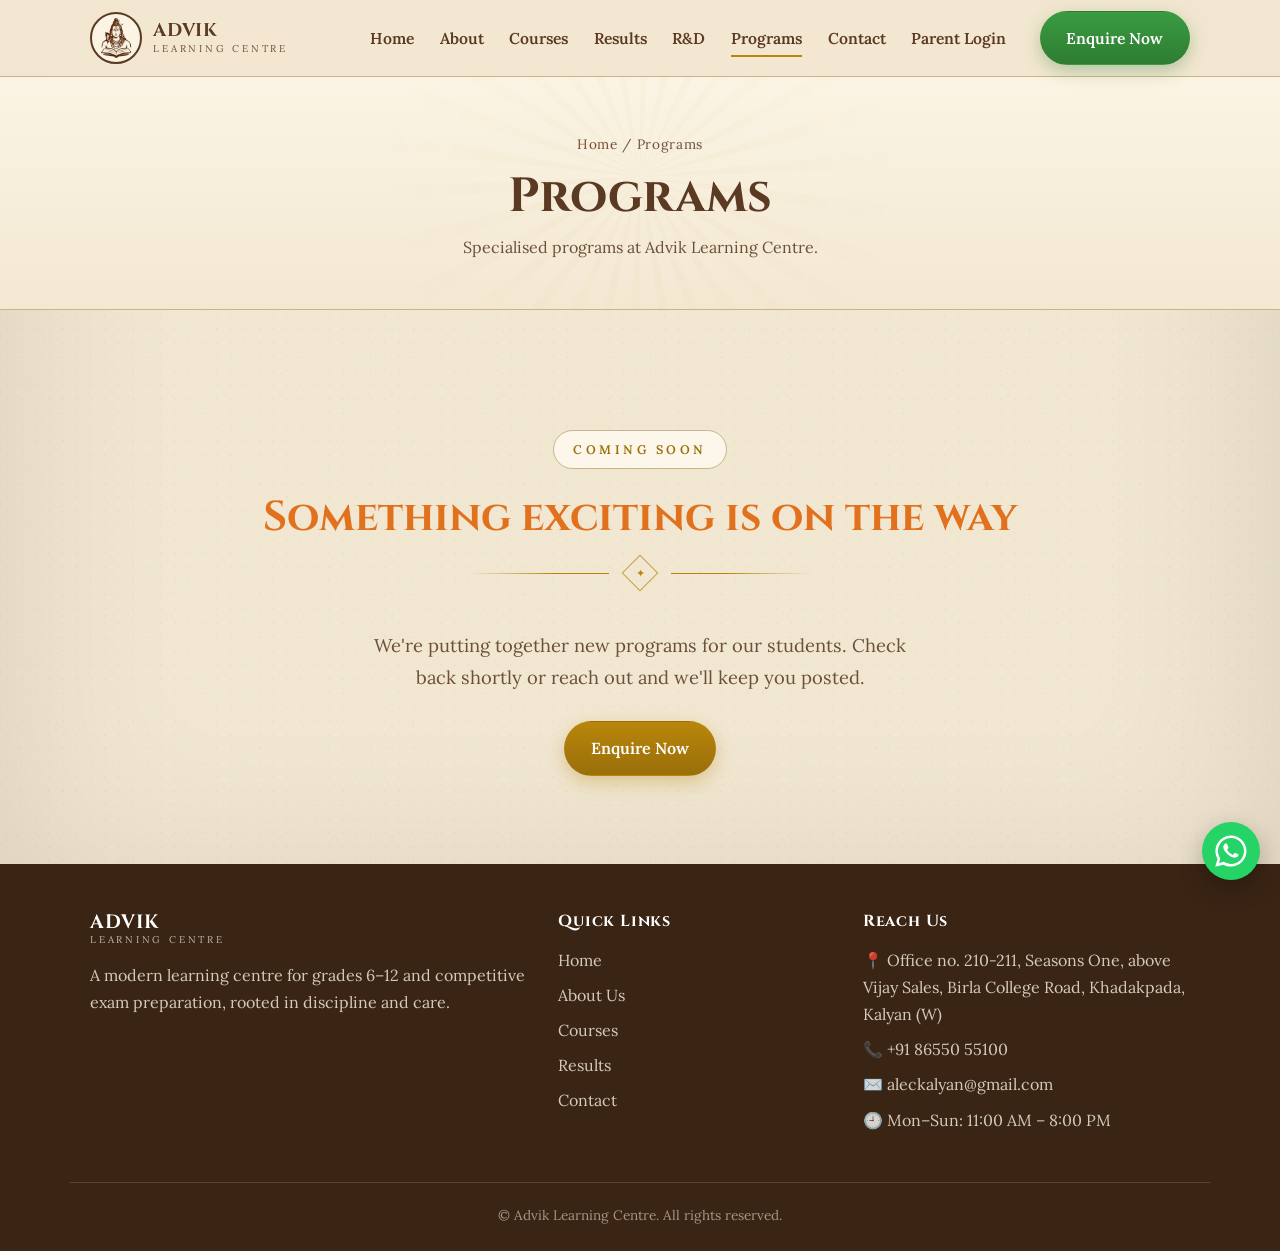
<file: programs.html>
<!DOCTYPE html>
<html lang="en">
<head>
  <meta charset="UTF-8" />
  <meta name="viewport" content="width=device-width, initial-scale=1.0" />
  <title>Programs, Advik Learning Centre, Kalyan West</title>
  <meta name="description" content="Programs at Advik Learning Centre, coming soon." />
  <meta name="theme-color" content="#3a2414" />
  <link rel="icon" href="assets/advik-logo.png" />
  <link rel="preconnect" href="https://fonts.googleapis.com" />
  <link rel="preconnect" href="https://fonts.gstatic.com" crossorigin />
  <link href="https://fonts.googleapis.com/css2?family=Cinzel:wght@500;600;700&family=Cormorant+Garamond:ital,wght@0,500;0,600;1,500&family=Lora:ital,wght@0,400;0,500;0,600;1,400&display=swap" rel="stylesheet" />
  <link rel="stylesheet" href="css/styles.css" />
</head>
<body>

  <header class="site-header">
    <div class="container nav">
      <a class="brand" href="index.html">
        <img src="assets/advik-logo.png" alt="Advik Learning Centre logo" />
        <span class="brand-text"><strong>ADVIK</strong><small>Learning Centre</small></span>
      </a>
      <button class="nav-toggle" aria-label="Toggle menu" aria-expanded="false">
        <svg viewBox="0 0 24 24" fill="none" stroke="currentColor" stroke-width="2"><path d="M3 6h18M3 12h18M3 18h18"/></svg>
      </button>
      <nav class="nav-links">
        <a href="index.html">Home</a>
        <a href="about.html">About</a>
        <a href="courses.html">Courses</a>
        <a href="results.html">Results</a>
        <a href="rnd.html">R&amp;D</a>
        <a href="programs.html" class="active">Programs</a>
        <a href="contact.html">Contact</a>
        <a href="parent-login.html">Parent Login</a>
        <a class="btn btn--primary nav-cta" href="contact.html">Enquire Now</a>
      </nav>
    </div>
  </header>

  <section class="page-header">
    <div class="container">
      <div class="breadcrumb"><a href="index.html">Home</a> / Programs</div>
      <h1>Programs</h1>
      <p>Specialised programs at Advik Learning Centre.</p>
    </div>
  </section>

  <section class="section">
    <div class="container">
      <div class="coming-soon">
        <span class="cs-badge">Coming Soon</span>
        <h2 class="section-title">Something exciting is on the way</h2>
        <div class="ornament"><span>✦</span></div>
        <p class="lead" style="max-width:560px; margin:0 auto;">We're putting together new programs for our students. Check back shortly or reach out and we'll keep you posted.</p>
        <div class="mt-3"><a class="btn btn--primary" href="contact.html">Enquire Now</a></div>
      </div>
    </div>
  </section>

  <footer class="site-footer">
    <div class="container footer-grid">
      <div>
        <div class="footer-brand"><strong>ADVIK</strong><small>Learning Centre</small></div>
        <p>A modern learning centre for grades 6–12 and competitive exam preparation, rooted in discipline and care.</p>
      </div>
      <div>
        <h4>Quick Links</h4>
        <ul class="footer-links">
          <li><a href="index.html">Home</a></li>
          <li><a href="about.html">About Us</a></li>
          <li><a href="courses.html">Courses</a></li>
          <li><a href="results.html">Results</a></li>
          <li><a href="contact.html">Contact</a></li>
        </ul>
      </div>
      <div>
        <h4>Reach Us</h4>
        <ul class="footer-links">
          <li>📍 Office no. 210-211, Seasons One, above Vijay Sales, Birla College Road, Khadakpada, Kalyan (W)</li>
          <li>📞 <a href="tel:+918655055100">+91 86550 55100</a></li>
          <li>✉️ <a href="mailto:aleckalyan@gmail.com">aleckalyan@gmail.com</a></li>
          <li>🕘 Mon–Sun: 11:00 AM – 8:00 PM</li>
        </ul>
      </div>
    </div>
    <div class="container footer-bottom">© Advik Learning Centre. All rights reserved.</div>
  </footer>

  <a class="wa-float" href="https://wa.me/918655055100" target="_blank" rel="noopener" aria-label="Chat on WhatsApp">
    <svg viewBox="0 0 32 32" fill="currentColor"><path d="M16 .4C7.4.4.4 7.4.4 16c0 2.8.7 5.5 2.1 7.9L.2 31.8l8.1-2.1c2.3 1.3 4.9 1.9 7.6 1.9 8.6 0 15.6-7 15.6-15.6S24.6.4 16 .4zm0 28.5c-2.4 0-4.7-.6-6.7-1.8l-.5-.3-4.8 1.3 1.3-4.7-.3-.5c-1.3-2.1-2-4.5-2-7 0-7.2 5.9-13 13-13s13 5.9 13 13-5.8 13-13 13zm7.1-9.7c-.4-.2-2.3-1.1-2.6-1.3-.4-.1-.6-.2-.9.2-.3.4-1 1.3-1.2 1.5-.2.2-.4.3-.8.1-.4-.2-1.6-.6-3.1-1.9-1.1-1-1.9-2.3-2.2-2.7-.2-.4 0-.6.2-.8.2-.2.4-.4.5-.7.2-.2.2-.4.4-.6.1-.3 0-.5 0-.7-.1-.2-.9-2.2-1.2-3-.3-.8-.6-.7-.9-.7h-.7c-.2 0-.6.1-1 .5-.3.4-1.3 1.3-1.3 3.1s1.3 3.6 1.5 3.9c.2.2 2.6 4 6.4 5.6.9.4 1.6.6 2.1.8.9.3 1.7.2 2.3.1.7-.1 2.3-.9 2.6-1.8.3-.9.3-1.6.2-1.8-.1-.1-.3-.2-.7-.4z"/></svg>
  </a>

  <script src="js/main.js"></script>
</body>
</html>
</file>
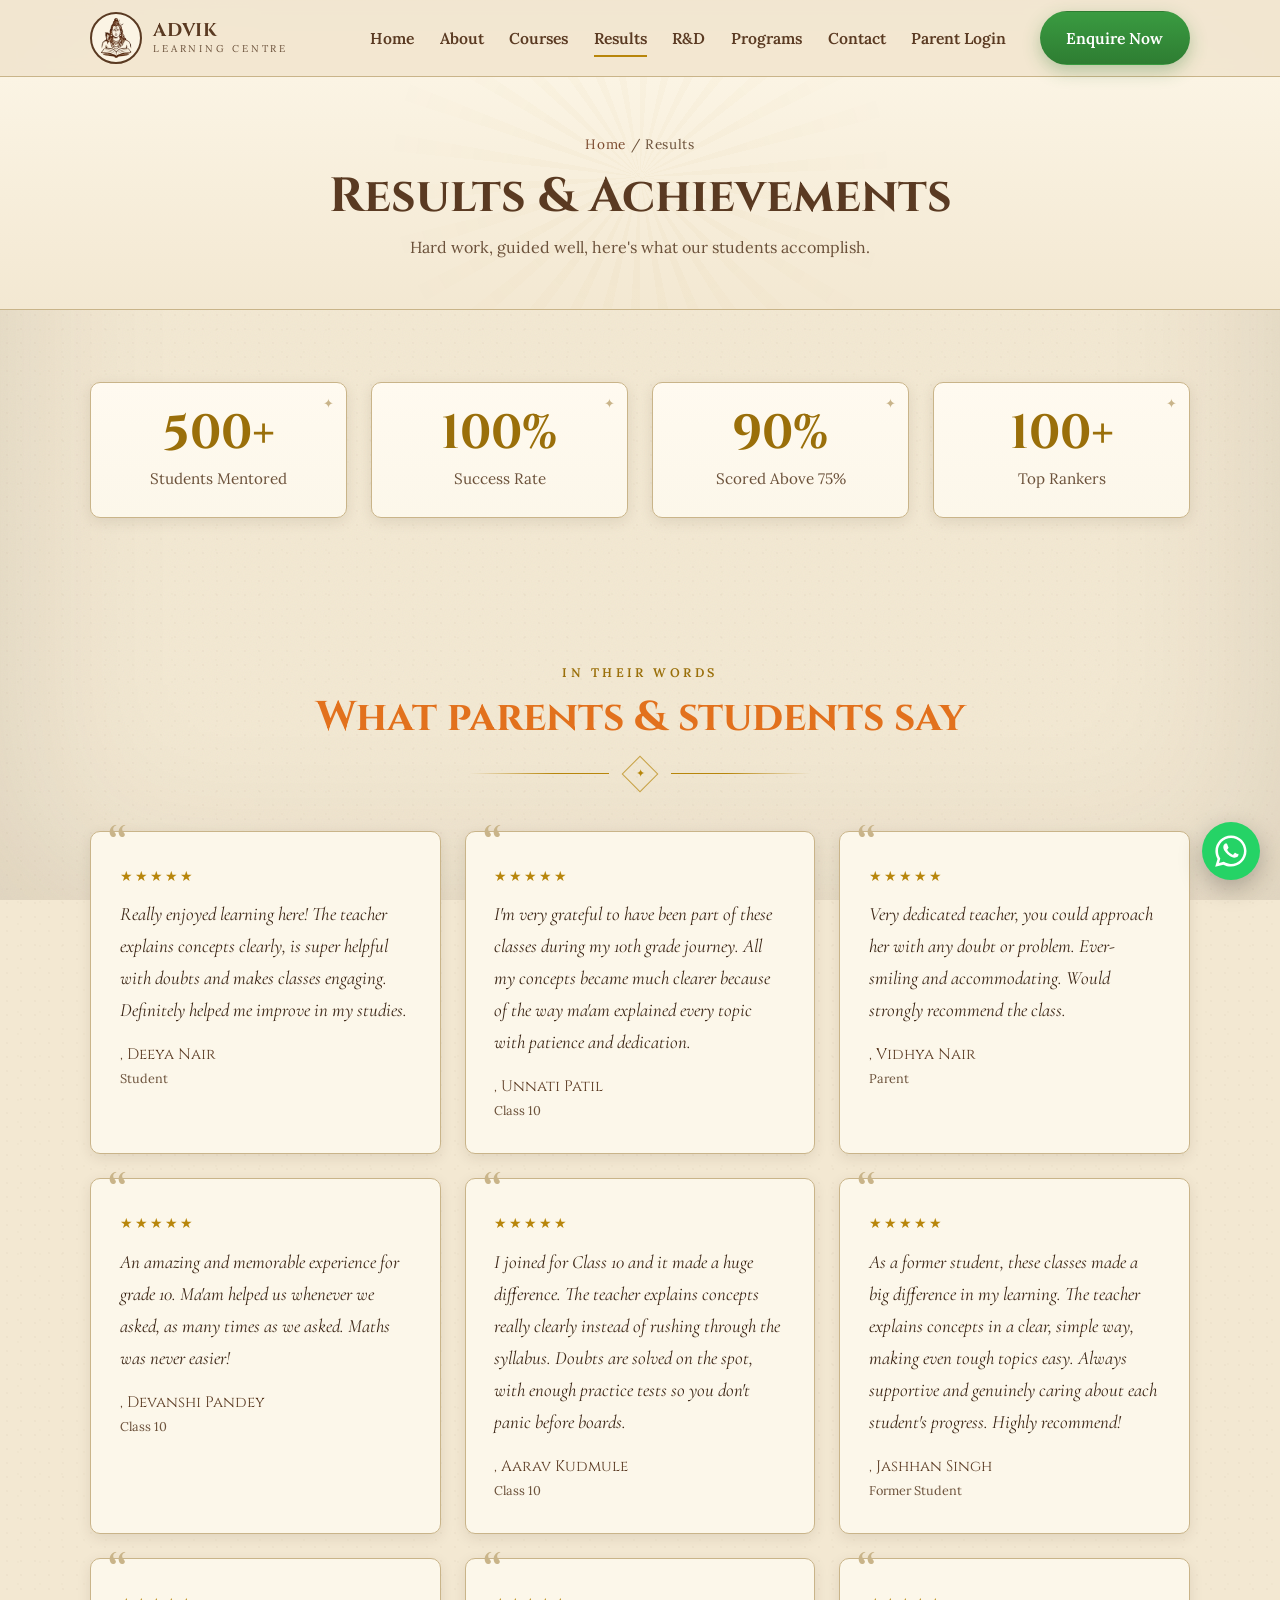
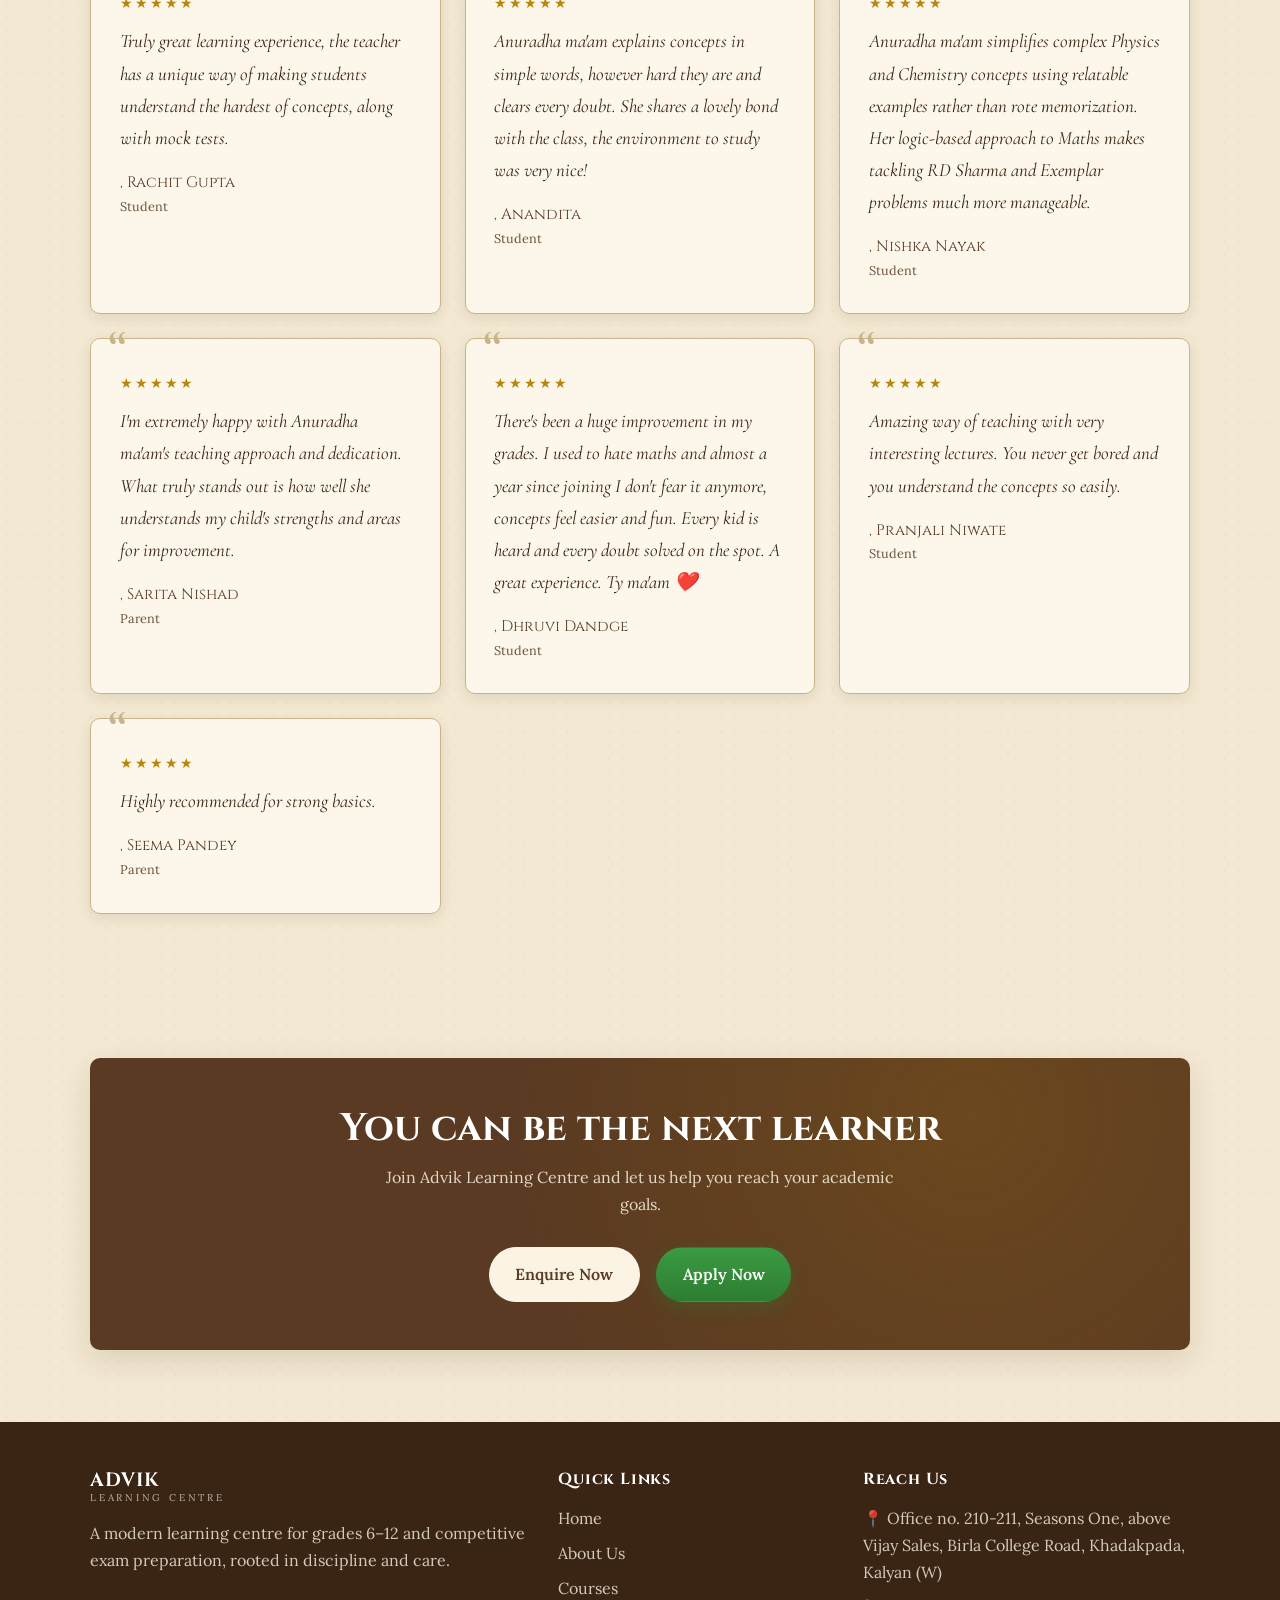
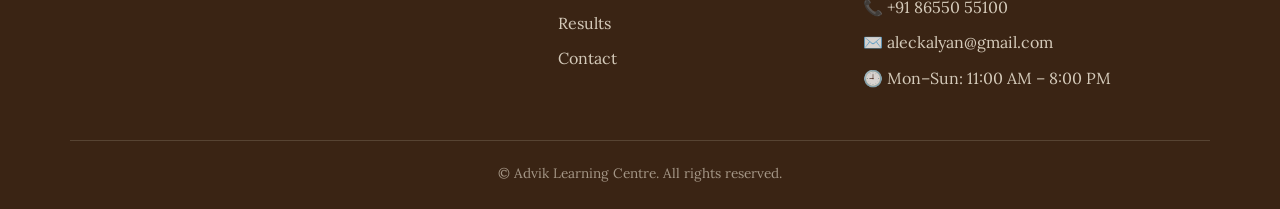
<file: results.html>
<!DOCTYPE html>
<html lang="en">
<head>
  <meta charset="UTF-8" />
  <meta name="viewport" content="width=device-width, initial-scale=1.0" />
  <title>Results &amp; Testimonials, Advik Learning Centre, Kalyan West</title>
  <meta name="description" content="See the achievements of Advik Learning Centre students and read what parents and students say about our coaching in Kalyan West." />
  <meta name="theme-color" content="#3a2414" />
  <link rel="icon" href="assets/advik-logo.png" />
  <link rel="preconnect" href="https://fonts.googleapis.com" />
  <link rel="preconnect" href="https://fonts.gstatic.com" crossorigin />
  <link href="https://fonts.googleapis.com/css2?family=Cinzel:wght@500;600;700&family=Cormorant+Garamond:ital,wght@0,500;0,600;1,500&family=Lora:ital,wght@0,400;0,500;0,600;1,400&display=swap" rel="stylesheet" />
  <link rel="stylesheet" href="css/styles.css" />
</head>
<body>

  <header class="site-header">
    <div class="container nav">
      <a class="brand" href="index.html">
        <img src="assets/advik-logo.png" alt="Advik Learning Centre logo" />
        <span class="brand-text"><strong>ADVIK</strong><small>Learning Centre</small></span>
      </a>
      <button class="nav-toggle" aria-label="Toggle menu" aria-expanded="false">
        <svg viewBox="0 0 24 24" fill="none" stroke="currentColor" stroke-width="2"><path d="M3 6h18M3 12h18M3 18h18"/></svg>
      </button>
      <nav class="nav-links">
        <a href="index.html">Home</a>
        <a href="about.html">About</a>
        <a href="courses.html">Courses</a>
        <a href="results.html" class="active">Results</a>
        <a href="rnd.html">R&amp;D</a>
        <a href="programs.html">Programs</a>
        <a href="contact.html">Contact</a>
        <a href="parent-login.html">Parent Login</a>
        <a class="btn btn--primary nav-cta" href="contact.html">Enquire Now</a>
      </nav>
    </div>
  </header>

  <section class="page-header">
    <div class="container">
      <div class="breadcrumb"><a href="index.html">Home</a> / Results</div>
      <h1>Results &amp; Achievements</h1>
      <p>Hard work, guided well, here's what our students accomplish.</p>
    </div>
  </section>

  <!-- Stats -->
  <section class="section">
    <div class="container">
      <div class="stats">
        <div class="stat"><div class="num" data-count="500" data-suffix="+">0</div><div class="label">Students Mentored</div></div>
        <div class="stat"><div class="num" data-count="100" data-suffix="%">0</div><div class="label">Success Rate</div></div>
        <div class="stat"><div class="num" data-count="90" data-suffix="%">0</div><div class="label">Scored Above 75%</div></div>
        <div class="stat"><div class="num" data-count="100" data-suffix="+">0</div><div class="label">Top Rankers</div></div>
      </div>
    </div>
  </section>


  <!-- Testimonials -->
  <section class="section">
    <div class="container">
      <span class="section-kicker">In Their Words</span>
      <h2 class="section-title">What parents &amp; students say</h2>
      <div class="ornament"><span>✦</span></div>
      <div class="grid grid-3">
        <div class="quote"><div class="stars">★★★★★</div><p>Really enjoyed learning here! The teacher explains concepts clearly, is super helpful with doubts and makes classes engaging. Definitely helped me improve in my studies.</p><div class="author">,  Deeya Nair<small>Student</small></div></div>
        <div class="quote"><div class="stars">★★★★★</div><p>I'm very grateful to have been part of these classes during my 10th grade journey. All my concepts became much clearer because of the way ma'am explained every topic with patience and dedication.</p><div class="author">,  Unnati Patil<small>Class 10</small></div></div>
        <div class="quote"><div class="stars">★★★★★</div><p>Very dedicated teacher, you could approach her with any doubt or problem. Ever-smiling and accommodating. Would strongly recommend the class.</p><div class="author">,  Vidhya Nair<small>Parent</small></div></div>
        <div class="quote"><div class="stars">★★★★★</div><p>An amazing and memorable experience for grade 10. Ma'am helped us whenever we asked, as many times as we asked. Maths was never easier!</p><div class="author">,  Devanshi Pandey<small>Class 10</small></div></div>
        <div class="quote"><div class="stars">★★★★★</div><p>I joined for Class 10 and it made a huge difference. The teacher explains concepts really clearly instead of rushing through the syllabus. Doubts are solved on the spot, with enough practice tests so you don't panic before boards.</p><div class="author">,  Aarav Kudmule<small>Class 10</small></div></div>
        <div class="quote"><div class="stars">★★★★★</div><p>As a former student, these classes made a big difference in my learning. The teacher explains concepts in a clear, simple way, making even tough topics easy. Always supportive and genuinely caring about each student's progress. Highly recommend!</p><div class="author">,  Jashhan Singh<small>Former Student</small></div></div>
        <div class="quote"><div class="stars">★★★★★</div><p>Truly great learning experience, the teacher has a unique way of making students understand the hardest of concepts, along with mock tests.</p><div class="author">,  Rachit Gupta<small>Student</small></div></div>
        <div class="quote"><div class="stars">★★★★★</div><p>Anuradha ma'am explains concepts in simple words, however hard they are and clears every doubt. She shares a lovely bond with the class, the environment to study was very nice!</p><div class="author">,  Anandita<small>Student</small></div></div>
        <div class="quote"><div class="stars">★★★★★</div><p>Anuradha ma'am simplifies complex Physics and Chemistry concepts using relatable examples rather than rote memorization. Her logic-based approach to Maths makes tackling RD Sharma and Exemplar problems much more manageable.</p><div class="author">,  Nishka Nayak<small>Student</small></div></div>
        <div class="quote"><div class="stars">★★★★★</div><p>I'm extremely happy with Anuradha ma'am's teaching approach and dedication. What truly stands out is how well she understands my child's strengths and areas for improvement.</p><div class="author">,  Sarita Nishad<small>Parent</small></div></div>
        <div class="quote"><div class="stars">★★★★★</div><p>There's been a huge improvement in my grades. I used to hate maths and almost a year since joining I don't fear it anymore, concepts feel easier and fun. Every kid is heard and every doubt solved on the spot. A great experience. Ty ma'am ❤️</p><div class="author">,  Dhruvi Dandge<small>Student</small></div></div>
        <div class="quote"><div class="stars">★★★★★</div><p>Amazing way of teaching with very interesting lectures. You never get bored and you understand the concepts so easily.</p><div class="author">,  Pranjali Niwate<small>Student</small></div></div>
        <div class="quote"><div class="stars">★★★★★</div><p>Highly recommended for strong basics.</p><div class="author">,  Seema Pandey<small>Parent</small></div></div>
      </div>
    </div>
  </section>

  <!-- CTA -->
  <section class="section">
    <div class="container">
      <div class="cta-band">
        <h2>You can be the next learner</h2>
        <p>Join Advik Learning Centre and let us help you reach your academic goals.</p>
        <div class="hero-actions" style="justify-content:center; margin-top:1.5rem;">
          <a class="btn btn--light" href="contact.html">Enquire Now</a>
          <a class="btn btn--green" href="admissions.html">Apply Now</a>
        </div>
      </div>
    </div>
  </section>

  <footer class="site-footer">
    <div class="container footer-grid">
      <div>
        <div class="footer-brand"><strong>ADVIK</strong><small>Learning Centre</small></div>
        <p>A modern learning centre for grades 6–12 and competitive exam preparation, rooted in discipline and care.</p>
      </div>
      <div>
        <h4>Quick Links</h4>
        <ul class="footer-links">
          <li><a href="index.html">Home</a></li>
          <li><a href="about.html">About Us</a></li>
          <li><a href="courses.html">Courses</a></li>
          <li><a href="results.html">Results</a></li>
          <li><a href="contact.html">Contact</a></li>
        </ul>
      </div>
      <div>
        <h4>Reach Us</h4>
        <ul class="footer-links">
          <li>📍 Office no. 210-211, Seasons One, above Vijay Sales, Birla College Road, Khadakpada, Kalyan (W)</li>
          <li>📞 <a href="tel:+918655055100">+91 86550 55100</a></li>
          <li>✉️ <a href="mailto:aleckalyan@gmail.com">aleckalyan@gmail.com</a></li>
          <li>🕘 Mon–Sun: 11:00 AM – 8:00 PM</li>
        </ul>
      </div>
    </div>
    <div class="container footer-bottom">© Advik Learning Centre. All rights reserved.</div>
  </footer>

  <a class="wa-float" href="https://wa.me/918655055100" target="_blank" rel="noopener" aria-label="Chat on WhatsApp">
    <svg viewBox="0 0 32 32" fill="currentColor"><path d="M16 .4C7.4.4.4 7.4.4 16c0 2.8.7 5.5 2.1 7.9L.2 31.8l8.1-2.1c2.3 1.3 4.9 1.9 7.6 1.9 8.6 0 15.6-7 15.6-15.6S24.6.4 16 .4zm0 28.5c-2.4 0-4.7-.6-6.7-1.8l-.5-.3-4.8 1.3 1.3-4.7-.3-.5c-1.3-2.1-2-4.5-2-7 0-7.2 5.9-13 13-13s13 5.9 13 13-5.8 13-13 13zm7.1-9.7c-.4-.2-2.3-1.1-2.6-1.3-.4-.1-.6-.2-.9.2-.3.4-1 1.3-1.2 1.5-.2.2-.4.3-.8.1-.4-.2-1.6-.6-3.1-1.9-1.1-1-1.9-2.3-2.2-2.7-.2-.4 0-.6.2-.8.2-.2.4-.4.5-.7.2-.2.2-.4.4-.6.1-.3 0-.5 0-.7-.1-.2-.9-2.2-1.2-3-.3-.8-.6-.7-.9-.7h-.7c-.2 0-.6.1-1 .5-.3.4-1.3 1.3-1.3 3.1s1.3 3.6 1.5 3.9c.2.2 2.6 4 6.4 5.6.9.4 1.6.6 2.1.8.9.3 1.7.2 2.3.1.7-.1 2.3-.9 2.6-1.8.3-.9.3-1.6.2-1.8-.1-.1-.3-.2-.7-.4z"/></svg>
  </a>

  <script src="js/main.js"></script>
</body>
</html>
</file>
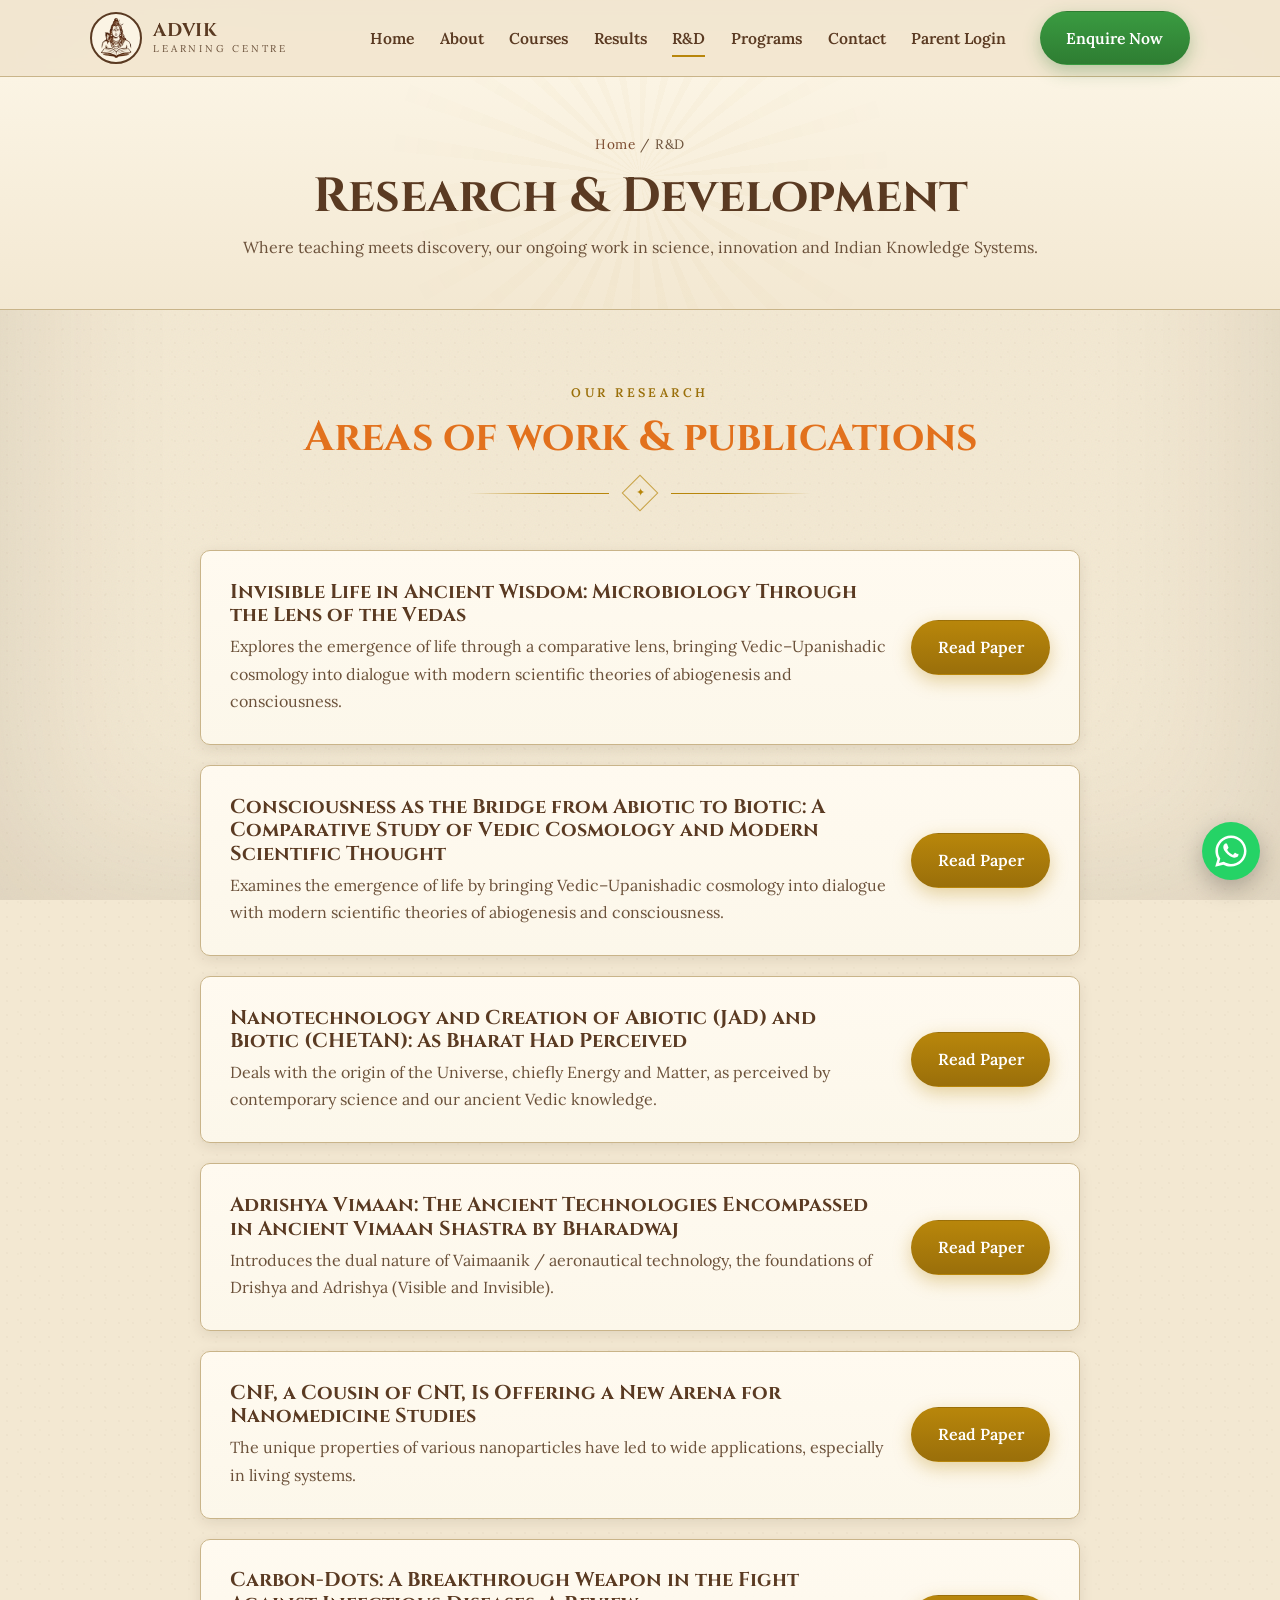
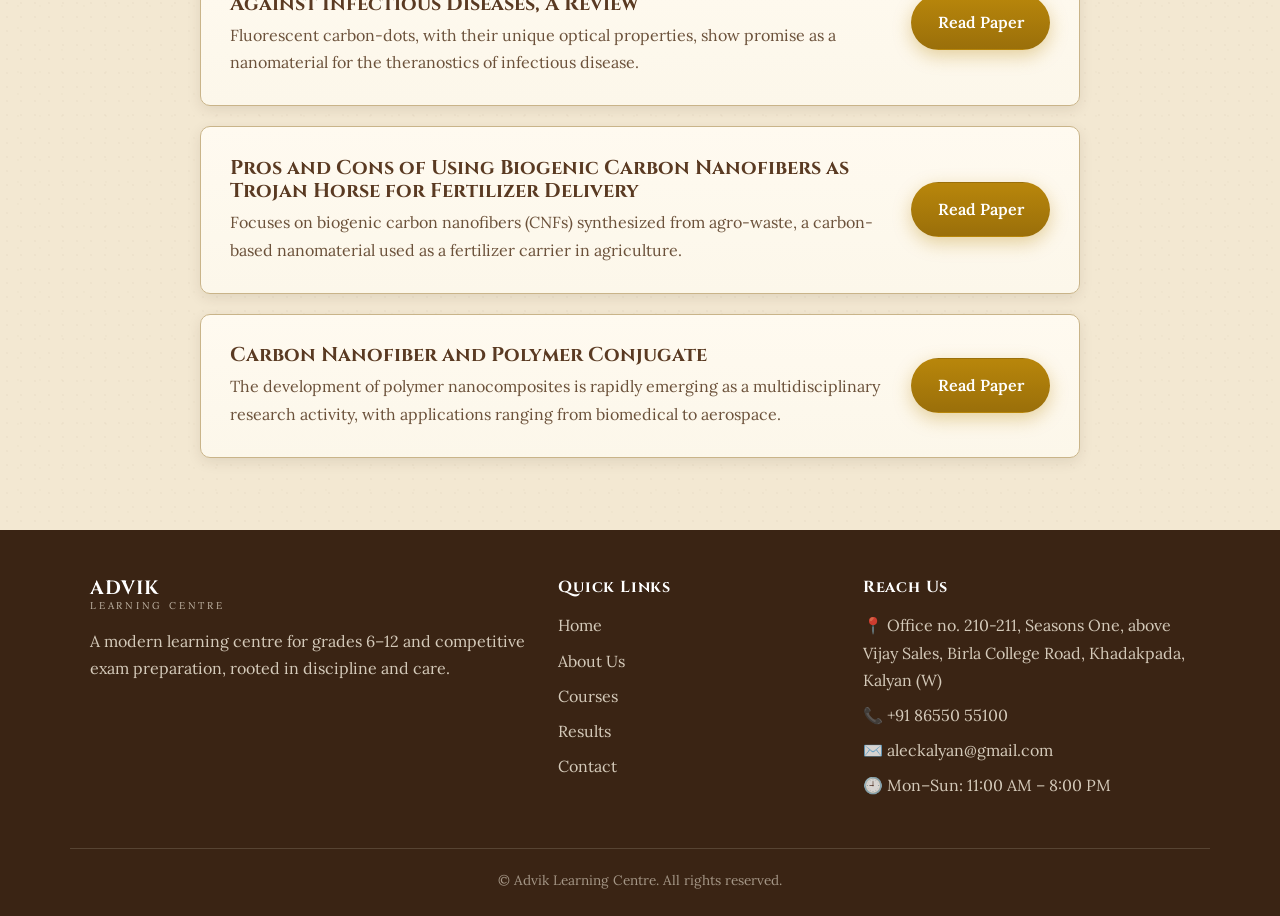
<file: rnd.html>
<!DOCTYPE html>
<html lang="en">
<head>
  <meta charset="UTF-8" />
  <meta name="viewport" content="width=device-width, initial-scale=1.0" />
  <title>R&amp;D, Advik Learning Centre, Kalyan West</title>
  <meta name="description" content="Research &amp; Development at Advik Learning Centre, our work across biotechnology, nanobiotechnology and Indian Knowledge Systems, with published research papers." />
  <meta name="theme-color" content="#3a2414" />
  <link rel="icon" href="assets/advik-logo.png" />
  <link rel="preconnect" href="https://fonts.googleapis.com" />
  <link rel="preconnect" href="https://fonts.gstatic.com" crossorigin />
  <link href="https://fonts.googleapis.com/css2?family=Cinzel:wght@500;600;700&family=Cormorant+Garamond:ital,wght@0,500;0,600;1,500&family=Lora:ital,wght@0,400;0,500;0,600;1,400&display=swap" rel="stylesheet" />
  <link rel="stylesheet" href="css/styles.css" />
</head>
<body>

  <header class="site-header">
    <div class="container nav">
      <a class="brand" href="index.html">
        <img src="assets/advik-logo.png" alt="Advik Learning Centre logo" />
        <span class="brand-text"><strong>ADVIK</strong><small>Learning Centre</small></span>
      </a>
      <button class="nav-toggle" aria-label="Toggle menu" aria-expanded="false">
        <svg viewBox="0 0 24 24" fill="none" stroke="currentColor" stroke-width="2"><path d="M3 6h18M3 12h18M3 18h18"/></svg>
      </button>
      <nav class="nav-links">
        <a href="index.html">Home</a>
        <a href="about.html">About</a>
        <a href="courses.html">Courses</a>
        <a href="results.html">Results</a>
        <a href="rnd.html" class="active">R&amp;D</a>
        <a href="programs.html">Programs</a>
        <a href="contact.html">Contact</a>
        <a href="parent-login.html">Parent Login</a>
        <a class="btn btn--primary nav-cta" href="contact.html">Enquire Now</a>
      </nav>
    </div>
  </header>

  <section class="page-header">
    <div class="container">
      <div class="breadcrumb"><a href="index.html">Home</a> / R&amp;D</div>
      <h1>Research &amp; Development</h1>
      <p>Where teaching meets discovery, our ongoing work in science, innovation and Indian Knowledge Systems.</p>
    </div>
  </section>

  <section class="section">
    <div class="container">
      <span class="section-kicker">Our Research</span>
      <h2 class="section-title">Areas of work &amp; publications</h2>
      <div class="ornament"><span>✦</span></div>

      <div class="rnd-list">
        <div class="card rnd-card">
          <div class="rnd-info">
            <h3>Invisible Life in Ancient Wisdom: Microbiology Through the Lens of the Vedas</h3>
            <p>Explores the emergence of life through a comparative lens, bringing Vedic–Upanishadic cosmology into dialogue with modern scientific theories of abiogenesis and consciousness.</p>
          </div>
          <a class="btn btn--primary" href="https://www.researchgate.net/publication/405060715_Invisible_life_in_ancient_wisdom_Microbiology_through_the_lens_of_the_Vedas" target="_blank" rel="noopener">Read Paper</a>
        </div>

        <div class="card rnd-card">
          <div class="rnd-info">
            <h3>Consciousness as the Bridge from Abiotic to Biotic: A Comparative Study of Vedic Cosmology and Modern Scientific Thought</h3>
            <p>Examines the emergence of life by bringing Vedic–Upanishadic cosmology into dialogue with modern scientific theories of abiogenesis and consciousness.</p>
          </div>
          <a class="btn btn--primary" href="https://www.researchgate.net/publication/404152936_Consciousness_as_the_bridge_from_abiotic_to_biotic_A_comparative_study_of_Vedic_cosmology_and_modern_scientific_thought" target="_blank" rel="noopener">Read Paper</a>
        </div>

        <div class="card rnd-card">
          <div class="rnd-info">
            <h3>Nanotechnology and Creation of Abiotic (JAD) and Biotic (CHETAN): As Bharat Had Perceived</h3>
            <p>Deals with the origin of the Universe, chiefly Energy and Matter, as perceived by contemporary science and our ancient Vedic knowledge.</p>
          </div>
          <a class="btn btn--primary" href="https://www.researchgate.net/publication/404154430_Nanotechnology_and_creation_of_abiotic_JAD_and_biotic_CHETAN_As_Bharat_had_perceived" target="_blank" rel="noopener">Read Paper</a>
        </div>

        <div class="card rnd-card">
          <div class="rnd-info">
            <h3>Adrishya Vimaan: The Ancient Technologies Encompassed in Ancient Vimaan Shastra by Bharadwaj</h3>
            <p>Introduces the dual nature of Vaimaanik / aeronautical technology, the foundations of Drishya and Adrishya (Visible and Invisible).</p>
          </div>
          <a class="btn btn--primary" href="https://www.researchgate.net/publication/399010155_ADRISHYA_VIMAAN_THE_ANCIENT_TECHNOLOGIES_ENCOMPASSED_IN_ANCIENT_VIMAAN_SHASTRA_BY_BHARADWAJ" target="_blank" rel="noopener">Read Paper</a>
        </div>

        <div class="card rnd-card">
          <div class="rnd-info">
            <h3>CNF, a Cousin of CNT, Is Offering a New Arena for Nanomedicine Studies</h3>
            <p>The unique properties of various nanoparticles have led to wide applications, especially in living systems.</p>
          </div>
          <a class="btn btn--primary" href="https://www.researchgate.net/publication/393789324_CNF_a_Cousin_of_CNT_Is_Offering_a_New_Arena_for_Nanomedicine_Studies" target="_blank" rel="noopener">Read Paper</a>
        </div>

        <div class="card rnd-card">
          <div class="rnd-info">
            <h3>Carbon-Dots: A Breakthrough Weapon in the Fight Against Infectious Diseases, A Review</h3>
            <p>Fluorescent carbon-dots, with their unique optical properties, show promise as a nanomaterial for the theranostics of infectious disease.</p>
          </div>
          <a class="btn btn--primary" href="https://www.researchgate.net/publication/387602122_CARBON-DOTs_A_Breakthrough_Weapon_in_the_Fight_Against_Infectious_Diseases_-_A_Review" target="_blank" rel="noopener">Read Paper</a>
        </div>

        <div class="card rnd-card">
          <div class="rnd-info">
            <h3>Pros and Cons of Using Biogenic Carbon Nanofibers as Trojan Horse for Fertilizer Delivery</h3>
            <p>Focuses on biogenic carbon nanofibers (CNFs) synthesized from agro-waste, a carbon-based nanomaterial used as a fertilizer carrier in agriculture.</p>
          </div>
          <a class="btn btn--primary" href="https://www.researchgate.net/publication/384099120_Pros_and_Cons_of_Using_Biogenic_Carbon_Nanofibers_as_Trojan_Horse_for_Fertilizer_Delivery" target="_blank" rel="noopener">Read Paper</a>
        </div>

        <div class="card rnd-card">
          <div class="rnd-info">
            <h3>Carbon Nanofiber and Polymer Conjugate</h3>
            <p>The development of polymer nanocomposites is rapidly emerging as a multidisciplinary research activity, with applications ranging from biomedical to aerospace.</p>
          </div>
          <a class="btn btn--primary" href="https://www.researchgate.net/publication/349480979_Carbon_Nanofiber_and_Polymer_Conjugate" target="_blank" rel="noopener">Read Paper</a>
        </div>
      </div>
    </div>
  </section>

  <footer class="site-footer">
    <div class="container footer-grid">
      <div>
        <div class="footer-brand"><strong>ADVIK</strong><small>Learning Centre</small></div>
        <p>A modern learning centre for grades 6–12 and competitive exam preparation, rooted in discipline and care.</p>
      </div>
      <div>
        <h4>Quick Links</h4>
        <ul class="footer-links">
          <li><a href="index.html">Home</a></li>
          <li><a href="about.html">About Us</a></li>
          <li><a href="courses.html">Courses</a></li>
          <li><a href="results.html">Results</a></li>
          <li><a href="contact.html">Contact</a></li>
        </ul>
      </div>
      <div>
        <h4>Reach Us</h4>
        <ul class="footer-links">
          <li>📍 Office no. 210-211, Seasons One, above Vijay Sales, Birla College Road, Khadakpada, Kalyan (W)</li>
          <li>📞 <a href="tel:+918655055100">+91 86550 55100</a></li>
          <li>✉️ <a href="mailto:aleckalyan@gmail.com">aleckalyan@gmail.com</a></li>
          <li>🕘 Mon–Sun: 11:00 AM – 8:00 PM</li>
        </ul>
      </div>
    </div>
    <div class="container footer-bottom">© Advik Learning Centre. All rights reserved.</div>
  </footer>

  <a class="wa-float" href="https://wa.me/918655055100" target="_blank" rel="noopener" aria-label="Chat on WhatsApp">
    <svg viewBox="0 0 32 32" fill="currentColor"><path d="M16 .4C7.4.4.4 7.4.4 16c0 2.8.7 5.5 2.1 7.9L.2 31.8l8.1-2.1c2.3 1.3 4.9 1.9 7.6 1.9 8.6 0 15.6-7 15.6-15.6S24.6.4 16 .4zm0 28.5c-2.4 0-4.7-.6-6.7-1.8l-.5-.3-4.8 1.3 1.3-4.7-.3-.5c-1.3-2.1-2-4.5-2-7 0-7.2 5.9-13 13-13s13 5.9 13 13-5.8 13-13 13zm7.1-9.7c-.4-.2-2.3-1.1-2.6-1.3-.4-.1-.6-.2-.9.2-.3.4-1 1.3-1.2 1.5-.2.2-.4.3-.8.1-.4-.2-1.6-.6-3.1-1.9-1.1-1-1.9-2.3-2.2-2.7-.2-.4 0-.6.2-.8.2-.2.4-.4.5-.7.2-.2.2-.4.4-.6.1-.3 0-.5 0-.7-.1-.2-.9-2.2-1.2-3-.3-.8-.6-.7-.9-.7h-.7c-.2 0-.6.1-1 .5-.3.4-1.3 1.3-1.3 3.1s1.3 3.6 1.5 3.9c.2.2 2.6 4 6.4 5.6.9.4 1.6.6 2.1.8.9.3 1.7.2 2.3.1.7-.1 2.3-.9 2.6-1.8.3-.9.3-1.6.2-1.8-.1-.1-.3-.2-.7-.4z"/></svg>
  </a>

  <script src="js/main.js"></script>
</body>
</html>
</file>
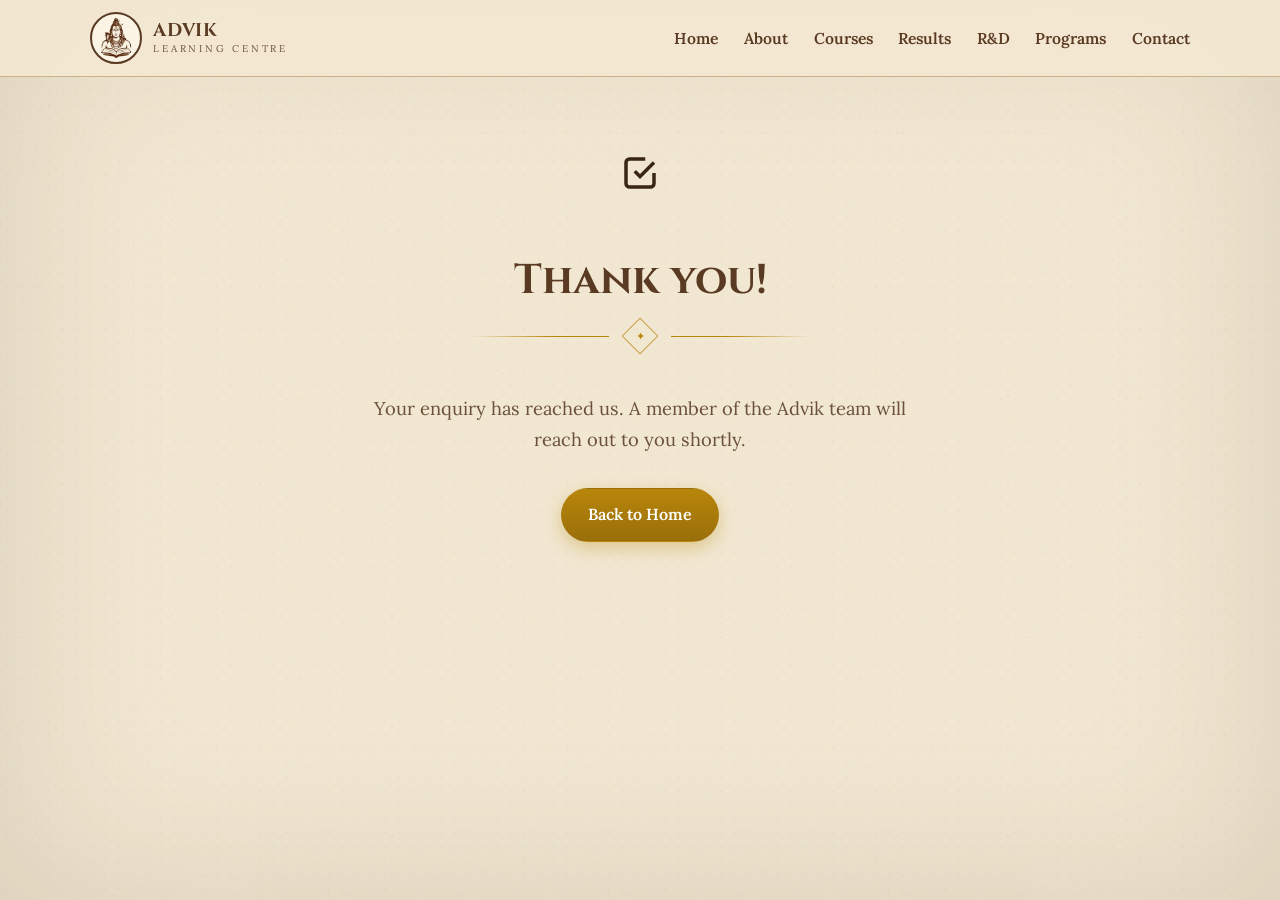
<file: thank-you.html>
<!DOCTYPE html>
<html lang="en">
<head>
  <meta charset="UTF-8" />
  <meta name="viewport" content="width=device-width, initial-scale=1.0" />
  <title>Thank You, Advik Learning Centre</title>
  <meta name="description" content="Thank you for contacting Advik Learning Centre. We'll get back to you soon." />
  <meta name="robots" content="noindex" />
  <meta name="theme-color" content="#3a2414" />
  <link rel="icon" href="assets/advik-logo.png" />
  <link rel="preconnect" href="https://fonts.googleapis.com" />
  <link rel="preconnect" href="https://fonts.gstatic.com" crossorigin />
  <link href="https://fonts.googleapis.com/css2?family=Cinzel:wght@500;600;700&family=Cormorant+Garamond:ital,wght@0,500;0,600;1,500&family=Lora:ital,wght@0,400;0,500;0,600;1,400&display=swap" rel="stylesheet" />
  <link rel="stylesheet" href="css/styles.css" />
</head>
<body>

  <header class="site-header">
    <div class="container nav">
      <a class="brand" href="index.html">
        <img src="assets/advik-logo.png" alt="Advik Learning Centre logo" />
        <span class="brand-text"><strong>ADVIK</strong><small>Learning Centre</small></span>
      </a>
      <nav class="nav-links">
        <a href="index.html">Home</a>
        <a href="about.html">About</a>
        <a href="courses.html">Courses</a>
        <a href="results.html">Results</a>
        <a href="rnd.html">R&amp;D</a>
        <a href="programs.html">Programs</a>
        <a href="contact.html">Contact</a>
      </nav>
    </div>
  </header>

  <section class="section" style="min-height:60vh; display:grid; place-items:center;">
    <div class="container text-center" style="max-width:620px;">
      <div class="icon" style="width:80px; height:80px; margin:0 auto 1.5rem; border-radius:50%;">
        <svg viewBox="0 0 24 24" fill="none" stroke="currentColor" stroke-width="2" style="width:42px;height:42px;"><path d="M9 11l3 3 8-8"/><path d="M20 12v6a2 2 0 0 1-2 2H6a2 2 0 0 1-2-2V6a2 2 0 0 1 2-2h9"/></svg>
      </div>
      <h1 class="section-title">Thank you!</h1>
      <div class="ornament"><span>✦</span></div>
      <p class="lead">Your enquiry has reached us. A member of the Advik team will reach out to you shortly.</p>
      <div class="hero-actions">
        <a class="btn btn--primary" href="index.html">Back to Home</a>
      </div>
    </div>
  </section>

  <script src="js/main.js"></script>
</body>
</html>
</file>
<file: css/styles.css>
/* ============================================================
   Advik Learning Centre — Design System
   Vintage / scholarly aesthetic: parchment, sepia ink, gold.
   ============================================================ */

/* ---------- Design tokens ---------- */
:root {
  /* Palette (from the logo) */
  --parchment:      #f3e8d2;
  --parchment-deep: #ead9bb;
  --paper:          #fbf4e4;
  --ink:            #3a2414;   /* espresso text */
  --sepia:          #5a3a22;   /* primary brown  */
  --coffee:         #7b4a2e;   /* heading brown  */
  --gold:           #b8860b;   /* burnt gold CTA */
  --gold-deep:      #9a6f0a;
  --kesari:         #e2711d;   /* saffron headings */
  --muted:          #6b513a;
  --line:           #c9b489;   /* hairline borders */
  --cream-card:     #fcf7ea;

  /* Type */
  --font-display: "Cinzel", Georgia, serif;
  --font-head:    "Cormorant Garamond", Georgia, serif;
  --font-body:    "Lora", Georgia, serif;

  /* Layout */
  --maxw: 1140px;
  --radius: 10px;
  --shadow: 0 10px 30px rgba(58, 36, 20, 0.12);
  --shadow-sm: 0 4px 14px rgba(58, 36, 20, 0.10);
}

/* ---------- Reset ---------- */
*, *::before, *::after { box-sizing: border-box; }
* { margin: 0; }
html { scroll-behavior: smooth; }
body {
  font-family: var(--font-body);
  color: var(--ink);
  line-height: 1.7;
  background-color: var(--parchment);
  /* layered: fibrous paper noise + faint dot grain + warm vignette */
  background-image:
    url("data:image/svg+xml,%3Csvg xmlns='http://www.w3.org/2000/svg' width='140' height='140'%3E%3Cfilter id='n'%3E%3CfeTurbulence type='fractalNoise' baseFrequency='0.85' numOctaves='2' stitchTiles='stitch'/%3E%3C/filter%3E%3Crect width='100%25' height='100%25' filter='url(%23n)' opacity='0.05'/%3E%3C/svg%3E"),
    radial-gradient(rgba(123, 74, 46, 0.035) 1px, transparent 1px),
    radial-gradient(rgba(123, 74, 46, 0.022) 1px, transparent 1px);
  background-size: 140px 140px, 14px 14px, 22px 22px;
  background-position: 0 0, 0 0, 7px 11px;
  background-attachment: fixed, scroll, scroll;
  -webkit-font-smoothing: antialiased;
}
/* subtle edge vignette for an aged-paper feel */
body::after {
  content: ""; position: fixed; inset: 0; pointer-events: none; z-index: 1;
  box-shadow: inset 0 0 180px rgba(58, 36, 20, 0.13);
}
.site-header, main, section, footer { position: relative; z-index: 2; }
img { max-width: 100%; display: block; }
a { color: var(--coffee); text-decoration: none; }
a:hover { color: var(--gold-deep); }
ul { padding: 0; list-style: none; }

/* ---------- Typography ---------- */
h1, h2, h3, h4 { font-family: var(--font-display); color: var(--sepia); line-height: 1.18; font-weight: 700; }
h2 { color: var(--kesari); }
.section-title { font-size: clamp(1.7rem, 3.5vw, 2.6rem); text-align: center; }
.section-kicker {
  display: block; text-align: center; font-family: var(--font-body);
  text-transform: uppercase; letter-spacing: 0.28em; font-size: 0.78rem;
  color: var(--gold-deep); margin-bottom: 0.6rem; font-weight: 600;
}
.lead { font-size: 1.15rem; color: var(--muted); }

/* ---------- Layout helpers ---------- */
.container { width: 100%; max-width: var(--maxw); margin: 0 auto; padding: 0 1.25rem; }
.section { padding: 4.5rem 0; }
.section--tint { background: rgba(234, 217, 187, 0.45); }
.text-center { text-align: center; }
.mt-1 { margin-top: .5rem; } .mt-2 { margin-top: 1rem; } .mt-3 { margin-top: 1.75rem; }

/* Ornamental divider — diamond flourish flanked by tapering rules */
.ornament {
  display: flex; align-items: center; justify-content: center; gap: 0.9rem;
  color: var(--gold); margin: 0.9rem auto 2.5rem; max-width: 340px;
}
.ornament::before, .ornament::after {
  content: ""; height: 1px; flex: 1;
  background: linear-gradient(90deg, transparent, var(--gold) 60%, var(--gold));
}
.ornament::after { background: linear-gradient(90deg, var(--gold), var(--gold) 40%, transparent); }
.ornament span {
  font-size: 0.7rem; position: relative; width: 34px; height: 34px;
  display: grid; place-items: center; color: var(--gold);
}
/* diamond outline behind the glyph */
.ornament span::before {
  content: ""; position: absolute; inset: 4px; transform: rotate(45deg);
  border: 1px solid var(--gold); opacity: 0.7;
}

/* Vision statement — large pull-quote with a saffron opening mark */
.vision-quote {
  font-family: var(--font-head); font-style: italic;
  font-size: clamp(1.3rem, 3vw, 1.9rem); line-height: 1.55;
  color: var(--sepia); text-align: center; max-width: 800px;
  margin: 0 auto; padding: 0 1rem; position: relative;
}
.vision-quote::before {
  content: "\201C"; display: block; font-family: var(--font-display);
  font-size: 4rem; line-height: 0.6; color: var(--kesari); margin-bottom: 0.4rem;
}

/* Mission list — saffron-marked points */
.mission-list { max-width: 780px; margin: 0 auto; display: grid; gap: 1rem; }
.mission-list li { position: relative; padding-left: 2rem; line-height: 1.7; color: var(--ink); }
.mission-list li::before {
  content: "✦"; position: absolute; left: 0; top: 0.15em; color: var(--kesari); font-size: 0.95rem;
}
.mission-list strong { color: var(--sepia); }

/* Founder — photo + bio */
.founder {
  display: grid; grid-template-columns: 300px 1fr; gap: 2.5rem;
  align-items: start; max-width: 1000px; margin: 0 auto;
}
.founder-photo { text-align: center; position: sticky; top: 96px; }
.founder-photo img {
  width: 100%; aspect-ratio: 3 / 4; object-fit: cover; background: var(--cream-card);
  border-radius: var(--radius); border: 1px solid var(--line); box-shadow: var(--shadow);
}
.founder-name { margin-top: 0.9rem; display: flex; flex-direction: column; gap: 2px; }
.founder-name strong { font-family: var(--font-display); color: var(--sepia); font-size: 1.15rem; }
.founder-name span { color: var(--gold-deep); font-size: 0.85rem; letter-spacing: 0.03em; }
.founder-bio p { color: var(--ink); text-align: justify; }
/* at-a-glance credential chips */
.founder-creds { display: flex; flex-wrap: wrap; gap: 0.6rem; margin: 0 0 1.6rem; padding: 0; list-style: none; }
.founder-creds li {
  display: inline-flex; align-items: center; gap: 0.45rem;
  background: var(--cream-card); border: 1px solid var(--line); border-radius: 50px;
  padding: 0.4rem 0.9rem; font-size: 0.85rem; font-weight: 600; color: var(--sepia); box-shadow: var(--shadow-sm);
}
.founder-creds li::before { content: "✦"; color: var(--kesari); font-size: 0.72rem; }
/* decorative drop-cap on the opening paragraph */
.founder-bio p:first-of-type::first-letter {
  float: left; font-family: var(--font-display); font-weight: 700; color: var(--kesari);
  font-size: 3.4rem; line-height: 0.8; padding: 0.1rem 0.6rem 0 0;
}
@media (max-width: 760px) {
  .founder { grid-template-columns: 1fr; gap: 1.5rem; }
  .founder-photo { position: static; }
  .founder-photo img { max-width: 280px; margin: 0 auto; }
}

/* Message from Guru Maa */
.guru-card {
  display: block; width: 100%; max-width: 440px; margin: 0 auto;
  aspect-ratio: 9 / 16; object-fit: cover;
  border-radius: var(--radius); border: 1px solid var(--line); box-shadow: var(--shadow);
}

/* Core values — grid of cards */
.values-grid {
  display: grid; grid-template-columns: repeat(4, 1fr); gap: 1rem;
  max-width: 980px; margin: 0 auto;
}
.value-item {
  display: flex; align-items: center; gap: 0.6rem;
  background: var(--cream-card); border: 1px solid var(--line); border-radius: var(--radius);
  padding: 1rem 1.1rem; box-shadow: var(--shadow-sm);
  font-family: var(--font-display); font-weight: 600; color: var(--sepia); line-height: 1.3;
}
.value-icon { width: 26px; height: 26px; color: #2e7d32; flex-shrink: 0; }

/* R&D — stacked research cards */
.rnd-list { max-width: 880px; margin: 0 auto; display: grid; gap: 1.25rem; }
.rnd-card { display: flex; align-items: center; justify-content: space-between; gap: 1.5rem; }
.rnd-card .rnd-info h3 { margin-bottom: 0.4rem; }
.rnd-card .rnd-info p { color: var(--muted); margin: 0; }
.rnd-card .btn { flex-shrink: 0; }
@media (max-width: 620px) {
  .rnd-card { flex-direction: column; align-items: flex-start; }
  .rnd-card .btn { width: 100%; justify-content: center; }
}

/* Coming soon */
.coming-soon { text-align: center; padding: 3rem 0 1rem; }
.coming-soon .cs-badge {
  display: inline-block; font-family: var(--font-body); text-transform: uppercase; letter-spacing: 0.28em;
  font-size: 0.78rem; font-weight: 600; color: var(--gold-deep); background: var(--cream-card);
  border: 1px solid var(--line); border-radius: 50px; padding: 0.5rem 1.2rem; margin-bottom: 1.5rem;
}

/* A.D.V.I.K. acronym row */
.advik-acronym { display: flex; flex-wrap: wrap; justify-content: center; gap: 1.4rem 2rem; margin: 0 auto; }
.advik-item { display: flex; flex-direction: column; align-items: center; gap: 0.35rem; min-width: 110px; }
.advik-letter {
  font-family: var(--font-display); font-size: 3.6rem; font-weight: 700; line-height: 1;
  background: linear-gradient(100deg, #2e7d32 42%, #8fd99a 50%, #2e7d32 58%);
  background-size: 220% auto;
  -webkit-background-clip: text; background-clip: text;
  -webkit-text-fill-color: transparent; color: transparent;
  animation: shimmer 1.6s linear infinite;
}
@keyframes shimmer { to { background-position: -220% center; } }
.advik-word { font-family: var(--font-head); font-size: 1.1rem; font-weight: 600; color: var(--sepia); }
@media (max-width: 560px) {
  .advik-acronym { flex-direction: column; align-items: flex-start; gap: 0.9rem; max-width: 260px; }
  .advik-item { flex-direction: row; align-items: center; gap: 0.9rem; min-width: 0; }
  .advik-letter { font-size: 2.6rem; width: 1.3em; text-align: center; }
}
@media (max-width: 860px) { .values-grid { grid-template-columns: repeat(2, 1fr); } }
@media (max-width: 480px) { .values-grid { grid-template-columns: 1fr; } }

/* ---------- Buttons ---------- */
.btn {
  display: inline-flex; align-items: center; gap: 0.5rem;
  font-family: var(--font-body); font-weight: 600; font-size: 1rem;
  padding: 0.8rem 1.6rem; border-radius: 50px; cursor: pointer;
  border: 1.5px solid transparent; transition: all 0.2s ease; text-align: center;
}
.btn { position: relative; overflow: hidden; }
/* shine sweep on hover */
.btn::after {
  content: ""; position: absolute; top: 0; left: -120%; width: 60%; height: 100%;
  background: linear-gradient(100deg, transparent, rgba(255,255,255,0.4), transparent);
  transform: skewX(-20deg); transition: left 0.6s ease;
}
.btn:hover::after { left: 140%; }
.btn--primary {
  background: linear-gradient(180deg, var(--gold), var(--gold-deep)); color: #fff;
  box-shadow: 0 6px 18px rgba(184,134,11,0.35);
}
.btn--primary:hover { color: #fff; transform: translateY(-2px); box-shadow: 0 10px 26px rgba(184,134,11,0.45); }
.btn--ghost { background: transparent; color: var(--sepia); border-color: var(--sepia); }
.btn--ghost:hover { background: var(--sepia); color: var(--paper); }
.btn--light { background: var(--paper); color: var(--sepia); }
.btn--light:hover { background: #fff; transform: translateY(-2px); }
.btn--green { background: linear-gradient(180deg, #3a9b41, #2e7d32); color: #fff; box-shadow: 0 6px 18px rgba(46,125,50,0.32); }
.btn--green:hover { color: #fff; transform: translateY(-2px); box-shadow: 0 10px 26px rgba(46,125,50,0.42); }

/* ============================================================
   Header / Navbar
   ============================================================ */
.site-header {
  position: sticky; top: 0; z-index: 50;
  background: rgba(243, 232, 210, 0.92);
  backdrop-filter: blur(8px);
  border-bottom: 1px solid var(--line);
}
.nav {
  display: flex; align-items: center; justify-content: space-between;
  height: 76px;
}
.brand { display: flex; align-items: center; gap: 0.7rem; }
.brand img { height: 52px; width: 52px; border-radius: 50%; border: 2px solid var(--sepia); padding: 3px; background: var(--paper); object-fit: cover; }
.brand-text { display: flex; flex-direction: column; line-height: 1; }
.brand-text strong { font-family: var(--font-display); font-size: 1.15rem; color: var(--sepia); letter-spacing: 0.04em; }
.brand-text small { font-size: 0.62rem; letter-spacing: 0.28em; text-transform: uppercase; color: var(--muted); margin-top: 3px; }

.nav-links { display: flex; align-items: center; gap: 1.6rem; }
.nav-links a { font-weight: 600; color: var(--sepia); font-size: 0.98rem; position: relative; }
.nav-links a:not(.nav-cta).active::after,
.nav-links a:not(.nav-cta):hover::after {
  content: ""; position: absolute; left: 0; right: 0; bottom: -6px; height: 2px; background: var(--gold);
}
.nav-links a.nav-cta {
  margin-left: 0.5rem; color: #fff;
  background: linear-gradient(180deg, #3a9b41, #2e7d32);
  box-shadow: 0 6px 18px rgba(46,125,50,0.32);
}
.nav-links a.nav-cta:hover { box-shadow: 0 10px 26px rgba(46,125,50,0.42); }

.nav-toggle {
  display: none; background: none; border: none; cursor: pointer;
  width: 42px; height: 42px; color: var(--sepia);
}
.nav-toggle svg { width: 28px; height: 28px; }

/* ============================================================
   Hero
   ============================================================ */
.hero {
  position: relative; overflow: hidden; text-align: center; padding: 5rem 0 4.5rem;
  background:
    radial-gradient(circle at 50% 0%, rgba(245, 130, 30, 0.16), transparent 55%),
    linear-gradient(180deg, var(--paper), var(--parchment));
  border-bottom: 1px solid var(--line);
}
/* faint rotating sunburst rays behind the hero content */
.hero::before {
  content: ""; position: absolute; top: -260px; left: 50%; width: 760px; height: 760px;
  transform: translateX(-50%); pointer-events: none; opacity: 0.7;
  background:
    repeating-conic-gradient(from 0deg at 50% 50%, rgba(245,130,30,0.22) 0deg 4deg, transparent 4deg 12deg);
  -webkit-mask-image: radial-gradient(circle, #000 30%, transparent 68%);
  mask-image: radial-gradient(circle, #000 30%, transparent 68%);
  animation: spin 90s linear infinite;
}
@keyframes spin { to { transform: translateX(-50%) rotate(360deg); } }
.hero .container { position: relative; z-index: 1; }

.hero-logo {
  width: 184px; height: 184px; margin: 0 auto 1.4rem; border-radius: 50%;
  padding: 10px; background: var(--paper);
  border: 8px solid var(--gold);
  box-shadow: 0 0 0 8px rgba(251,244,228,0.6), 0 0 52px rgba(184,134,11,0.42), var(--shadow);
  object-fit: cover; animation: floaty 6s ease-in-out infinite;
}
@keyframes floaty { 0%,100% { transform: translateY(0); } 50% { transform: translateY(-8px); } }
.hero h1 {
  font-size: clamp(2.2rem, 6vw, 4rem); letter-spacing: 0.06em;
  background: linear-gradient(180deg, var(--coffee), var(--sepia) 55%, var(--ink));
  -webkit-background-clip: text; background-clip: text; color: transparent;
}
.hero .sanskrit { font-family: var(--font-head); font-style: italic; font-size: 1.7rem; color: #2e7d32; margin-top: 0.5rem; }
.hero .tagline { font-size: 1.2rem; color: var(--muted); margin-top: 1rem; max-width: 640px; margin-left: auto; margin-right: auto; }
.hero .hero-meta { display: flex; flex-wrap: wrap; gap: 0.6rem 1.4rem; justify-content: center; margin-top: 1.4rem; color: var(--sepia); font-weight: 600; }
.hero .hero-meta span { display: inline-flex; align-items: center; gap: 0.4rem; }
.hero-actions { display: flex; gap: 1rem; justify-content: center; flex-wrap: wrap; margin-top: 2rem; }

/* Highlights bar */
.highlights {
  background:
    radial-gradient(circle at 15% 0%, rgba(184,134,11,0.18), transparent 45%),
    radial-gradient(circle at 85% 100%, rgba(184,134,11,0.14), transparent 45%),
    linear-gradient(180deg, #5a3a22, #4a2e1a);
  color: var(--paper); border-top: 1px solid rgba(184,134,11,0.3); border-bottom: 1px solid rgba(184,134,11,0.3);
}
.highlights .container { display: grid; grid-template-columns: repeat(4, 1fr); gap: 1.5rem; padding-top: 1.8rem; padding-bottom: 1.8rem; }
.highlight { text-align: center; position: relative; }
.highlight + .highlight::before {
  content: ""; position: absolute; left: -0.75rem; top: 50%; transform: translateY(-50%);
  height: 38px; width: 1px; background: linear-gradient(180deg, transparent, rgba(184,134,11,0.5), transparent);
}
.highlight strong { display: block; font-family: var(--font-display); font-size: 1.1rem; color: #fff; letter-spacing: 0.04em; }
.highlight small { color: rgba(251, 244, 228, 0.72); font-size: 0.82rem; }

/* ============================================================
   Cards / grids
   ============================================================ */
.grid { display: grid; gap: 1.5rem; }
.grid-2 { grid-template-columns: repeat(2, 1fr); }
.grid-3 { grid-template-columns: repeat(3, 1fr); }
.grid-4 { grid-template-columns: repeat(4, 1fr); }

.card {
  position: relative; overflow: hidden;
  background: linear-gradient(180deg, #fffaf0, var(--cream-card));
  border: 1px solid var(--line);
  border-radius: var(--radius);
  padding: 1.8rem;
  box-shadow: var(--shadow-sm);
  transition: transform 0.25s ease, box-shadow 0.25s ease, border-color 0.25s ease;
}
/* gold accent bar that slides in along the top edge on hover */
.card::before {
  content: ""; position: absolute; top: 0; left: 0; right: 0; height: 3px;
  background: linear-gradient(90deg, var(--gold), var(--gold-deep));
  transform: scaleX(0); transform-origin: left; transition: transform 0.3s ease;
}
.card:hover { transform: translateY(-6px); box-shadow: var(--shadow); border-color: var(--gold); }
.card:hover::before { transform: scaleX(1); }
.card .icon {
  width: 56px; height: 56px; border-radius: 14px; display: grid; place-items: center;
  background: radial-gradient(circle at 30% 30%, rgba(184,134,11,0.22), rgba(184,134,11,0.10));
  color: #2e7d32; margin-bottom: 1rem; transition: transform 0.25s ease;
}
.card:hover .icon { transform: scale(1.08) rotate(-3deg); }
.card .icon svg { width: 28px; height: 28px; }
.card h3 { font-size: 1.25rem; margin-bottom: 0.5rem; }
.card p { color: var(--muted); }

/* Course card */
.course-card { display: flex; flex-direction: column; }
.course-card .tag {
  align-self: flex-start; font-size: 1rem; text-transform: uppercase; letter-spacing: 0.15em;
  background: rgba(90, 58, 34, 0.1); color: #2e7d32; padding: 0.3rem 0.7rem; border-radius: 50px; margin-bottom: 0.9rem; font-weight: 700;
}
.course-card ul { margin: 1rem 0 1.3rem; }
.course-card li { position: relative; padding-left: 1.5rem; margin-bottom: 0.45rem; color: var(--muted); }
.course-card li::before { content: "✦"; position: absolute; left: 0; color: var(--gold); }
.course-card .meta { display: flex; gap: 1.2rem; font-size: 0.85rem; color: var(--sepia); border-top: 1px solid var(--line); padding-top: 1rem; margin-top: auto; }
.course-card .meta b { display: block; font-family: var(--font-display); }

/* Facilities gallery */
/* 9:16 feature + two equal squares beside it + remaining cards filling the rest */
.gallery {
  display: grid; grid-template-columns: auto auto 1fr; grid-template-rows: 1fr 1fr;
  gap: 1.1rem; height: clamp(400px, 46vw, 540px);
}
.gallery-feature { grid-column: 1; grid-row: 1 / 3; aspect-ratio: 9 / 16; height: 100%; width: auto; }
.gallery-square { aspect-ratio: 1 / 1; height: 100%; width: auto; }
.gallery-rest {
  grid-column: 3; grid-row: 1 / 3;
  display: grid; grid-template-columns: 1fr 1fr; grid-template-rows: 1fr 1fr; gap: 1.1rem;
}
.gallery-item {
  position: relative; display: block; overflow: hidden;
  border-radius: var(--radius); border: 1px solid var(--line); box-shadow: var(--shadow-sm);
}
.gallery-item img, .gallery-ph {
  width: 100%; height: 100%; object-fit: cover; display: block;
  transition: transform 0.55s ease;
}
.gallery-item:hover img, .gallery-item:hover .gallery-ph { transform: scale(1.08); }
/* placeholder fill — replace the .gallery-ph div with an <img> to use a real photo */
.gallery-ph {
  display: grid; place-items: center; color: rgba(255,255,255,0.85);
  background:
    repeating-conic-gradient(from 0deg at 50% 50%, rgba(0,0,0,0.05) 0deg 4deg, transparent 4deg 12deg),
    linear-gradient(150deg, var(--coffee), var(--sepia) 60%, var(--ink));
}
.gallery-ph svg { width: 46px; height: 46px; opacity: 0.85; }
.gallery-cap {
  position: absolute; left: 0; right: 0; bottom: 0; padding: 1.1rem 1.1rem 0.9rem;
  color: #fff; font-family: var(--font-display); font-size: 1.02rem; letter-spacing: 0.03em;
  background: linear-gradient(0deg, rgba(58,36,20,0.9), rgba(58,36,20,0.35) 60%, transparent);
}
/* Science lab equipment gallery */
.lab-grid { display: grid; grid-template-columns: repeat(4, 1fr); gap: 1.1rem; }
.lab-grid .gallery-item { aspect-ratio: 1 / 1; }
@media (max-width: 900px) { .lab-grid { grid-template-columns: repeat(3, 1fr); } }
@media (max-width: 560px) { .lab-grid { grid-template-columns: repeat(2, 1fr); } }
@media (max-width: 900px) {
  /* single column — every card stacked one below another */
  .gallery { grid-template-columns: 1fr; grid-template-rows: none; height: auto; }
  .gallery-feature,
  .gallery-square { grid-column: auto; grid-row: auto; width: 100%; max-width: 340px; margin: 0 auto; height: auto; }
  .gallery-feature { aspect-ratio: 9 / 16; }
  .gallery-square { aspect-ratio: 1 / 1; }
  .gallery-rest {
    grid-column: auto; grid-row: auto;
    grid-template-columns: 1fr; grid-template-rows: none; gap: 1.1rem;
    width: 100%; max-width: 340px; margin: 0 auto;
  }
  .gallery-rest .gallery-item { aspect-ratio: 1 / 1; }
}

/* Faculty cards */
.faculty-card { text-align: center; }
.faculty-avatar {
  width: 104px; height: 104px; border-radius: 50%; margin: 0 auto 1.1rem;
  display: grid; place-items: center; overflow: hidden;
  font-family: var(--font-display); font-size: 2.1rem; color: #fff; letter-spacing: 0.03em;
  background: linear-gradient(150deg, var(--coffee), var(--sepia) 60%, var(--ink));
  border: 4px solid var(--paper);
  box-shadow: 0 0 0 1px var(--line), 0 8px 22px rgba(58,36,20,0.22);
}
.faculty-avatar img { width: 100%; height: 100%; object-fit: cover; }
.faculty-card h3 { font-size: 1.2rem; margin-bottom: 0.4rem; }
.faculty-role {
  display: inline-block; font-size: 0.72rem; text-transform: uppercase; letter-spacing: 0.15em;
  font-weight: 700; color: var(--gold-deep); background: rgba(184,134,11,0.12);
  padding: 0.28rem 0.7rem; border-radius: 50px; margin-bottom: 0.8rem;
}
.faculty-qual { font-weight: 600; color: var(--sepia); margin-bottom: 0.2rem; }
.faculty-exp { color: var(--muted); font-size: 0.9rem; }
.faculty-qual + .faculty-exp { margin-top: 0.1rem; }

/* Feature list with check */
.feature { display: flex; gap: 1rem; }
.feature .tick { flex: none; width: 38px; height: 38px; border-radius: 50%; background: rgba(184,134,11,0.14); color: var(--gold-deep); display: grid; place-items: center; }
.feature h3 { font-size: 1.15rem; margin-bottom: 0.25rem; }
.feature p { color: var(--muted); margin: 0; }

/* ============================================================
   Stats / counters
   ============================================================ */
.stats { display: grid; grid-template-columns: repeat(4, 1fr); gap: 1.5rem; text-align: center; }
.stat {
  padding: 1.6rem 1rem; border: 1px solid var(--line); border-radius: var(--radius);
  background: linear-gradient(180deg, #fffaf0, var(--cream-card)); box-shadow: var(--shadow-sm);
  position: relative;
}
.stat::before {
  content: "✦"; position: absolute; top: 10px; right: 12px; color: var(--line); font-size: 0.8rem;
}
.stat .num { font-family: var(--font-display); font-size: clamp(2rem, 5vw, 3rem); color: var(--gold-deep); font-weight: 700; line-height: 1.1; }
.stat .label { color: var(--muted); font-size: 0.95rem; margin-top: 0.3rem; }

/* ============================================================
   Testimonials
   ============================================================ */
.quote {
  background: var(--cream-card); border: 1px solid var(--line); border-radius: var(--radius);
  padding: 2rem 1.8rem; box-shadow: var(--shadow-sm); position: relative;
}
.quote::before {
  content: "\201C"; font-family: var(--font-display); font-size: 4rem; color: var(--line);
  position: absolute; top: -0.5rem; left: 1rem; line-height: 1;
}
.quote p { font-family: var(--font-head); font-size: 1.18rem; font-style: italic; color: var(--ink); position: relative; }
.quote .author { margin-top: 1rem; font-family: var(--font-display); font-size: 0.95rem; color: var(--sepia); }
.quote .author small { display: block; font-family: var(--font-body); color: var(--muted); font-style: normal; }
.quote .stars { color: var(--gold); letter-spacing: 2px; font-size: 0.9rem; margin-bottom: 0.6rem; }

/* ============================================================
   CTA band
   ============================================================ */
.cta-band {
  background:
    radial-gradient(circle at 80% 20%, rgba(184,134,11,0.18), transparent 50%),
    var(--sepia);
  color: var(--paper); text-align: center; border-radius: var(--radius);
  padding: 3rem 1.5rem; box-shadow: var(--shadow);
}
.cta-band h2 { color: #fff; font-size: clamp(1.6rem, 4vw, 2.4rem); }
.cta-band p { color: rgba(251,244,228,0.85); max-width: 540px; margin: 0.8rem auto 1.8rem; }

/* ============================================================
   Page header (interior pages)
   ============================================================ */
.page-header {
  text-align: center; padding: 3.5rem 0 3rem;
  background: linear-gradient(180deg, var(--paper), var(--parchment));
  border-bottom: 1px solid var(--line);
}
.page-header h1 { font-size: clamp(2rem, 5vw, 3rem); }
.page-header p { color: var(--muted); margin-top: 0.5rem; }
.breadcrumb { font-size: 0.85rem; color: var(--muted); margin-bottom: 0.8rem; letter-spacing: 0.05em; }

/* ============================================================
   Contact / Form
   ============================================================ */
.contact-grid { display: grid; grid-template-columns: 1.2fr 1fr; gap: 2.5rem; align-items: start; }
.form-card { background: var(--cream-card); border: 1px solid var(--line); border-radius: var(--radius); padding: 2rem; box-shadow: var(--shadow-sm); }
.field { margin-bottom: 1.1rem; }
.field label { display: block; font-weight: 600; color: var(--sepia); margin-bottom: 0.35rem; font-size: 0.92rem; }
.field input, .field select, .field textarea {
  width: 100%; padding: 0.8rem 1rem; border: 1px solid var(--line); border-radius: 8px;
  background: var(--paper); font-family: var(--font-body); font-size: 1rem; color: var(--ink);
}
.field input:focus, .field select:focus, .field textarea:focus {
  outline: none; border-color: var(--gold); box-shadow: 0 0 0 3px rgba(184,134,11,0.15);
}
.field textarea { resize: vertical; min-height: 120px; }
.field-hidden { position: absolute; left: -5000px; }
.form-section-title {
  font-size: 1.1rem; color: var(--kesari); margin: 2rem 0 1rem;
  padding-bottom: 0.5rem; border-bottom: 1px solid var(--line);
}
.form-section-title:first-child { margin-top: 0; }
.form-check { display: flex; gap: 0.7rem; align-items: flex-start; color: var(--ink); font-size: 0.95rem; line-height: 1.5; }
.form-check input { margin-top: 0.25rem; width: 18px; height: 18px; flex-shrink: 0; accent-color: var(--gold); }
.field-grid { display: grid; grid-template-columns: 1fr 1fr; gap: 1.1rem; }

.info-block { margin-bottom: 1.6rem; display: flex; gap: 1rem; }
.info-block .info-icon { flex: none; width: 44px; height: 44px; border-radius: 10px; background: rgba(184,134,11,0.12); color: var(--gold-deep); display: grid; place-items: center; }
.info-block h4 { font-family: var(--font-display); font-size: 1rem; color: var(--sepia); margin-bottom: 0.15rem; }
.info-block p, .info-block a { color: var(--muted); }
.map-embed { border-radius: var(--radius); overflow: hidden; border: 1px solid var(--line); box-shadow: var(--shadow-sm); margin-top: 1.5rem; }
.map-embed iframe { display: block; width: 100%; height: 280px; border: 0; }

/* ============================================================
   Footer
   ============================================================ */
.site-footer { background: var(--ink); color: rgba(251,244,228,0.8); padding: 3rem 0 1.5rem; margin-top: 0; }
.footer-grid { display: grid; grid-template-columns: 1.6fr 1fr 1.2fr; gap: 2rem; }
.site-footer h4 { color: #fff; font-family: var(--font-display); font-size: 1rem; margin-bottom: 1rem; letter-spacing: 0.05em; }
.site-footer a { color: rgba(251,244,228,0.8); }
.site-footer a:hover { color: var(--gold); }
.footer-brand { display: flex; flex-direction: column; align-items: flex-start; gap: 2px; margin-bottom: 1rem; line-height: 1.1; }
.footer-brand strong { font-family: var(--font-display); color: #fff; font-size: 1.2rem; letter-spacing: 0.05em; }
.footer-brand small { font-size: 0.62rem; letter-spacing: 0.28em; text-transform: uppercase; color: rgba(251,244,228,0.7); }
.footer-links li { margin-bottom: 0.5rem; }
.footer-bottom { border-top: 1px solid rgba(251,244,228,0.15); margin-top: 2.5rem; padding-top: 1.3rem; text-align: center; font-size: 0.85rem; color: rgba(251,244,228,0.55); }

/* ============================================================
   Instagram reels — centered on desktop, swipe slider on mobile
   ============================================================ */
.ig-reels {
  display: flex; justify-content: center; flex-wrap: wrap; gap: 1rem;
}
.ig-reels > .instagram-media { max-width: 326px !important; min-width: 300px !important; }
/* force all rendered embeds to one height (iframe clips the overflow) */
.ig-reels .instagram-media,
.ig-reels iframe.instagram-media-rendered {
  height: 700px !important; min-height: 560px !important;
  border-radius: 3px; overflow: hidden;
}
@media (max-width: 720px) {
  .ig-reels {
    flex-wrap: nowrap; justify-content: flex-start;
    overflow-x: auto; -webkit-overflow-scrolling: touch;
    scroll-snap-type: x mandatory;
    gap: 1rem; padding-bottom: 1rem; margin: 0 -1.25rem; padding-left: 1.25rem; padding-right: 1.25rem;
    scrollbar-width: none;
  }
  .ig-reels::-webkit-scrollbar { display: none; }
  .ig-reels > .instagram-media { flex: 0 0 auto; scroll-snap-align: center; }
}

/* ============================================================
   Floating WhatsApp
   ============================================================ */
.wa-float {
  position: fixed; right: 20px; bottom: 20px; z-index: 60;
  width: 58px; height: 58px; border-radius: 50%; background: #25D366; color: #fff;
  display: grid; place-items: center; box-shadow: 0 8px 24px rgba(0,0,0,0.25);
  transition: transform 0.2s ease;
}
.wa-float:hover { transform: scale(1.08); color: #fff; }
.wa-float svg { width: 32px; height: 32px; }

/* ============================================================
   Parent portal (login / dashboard / admin)
   ============================================================ */
.portal { max-width: 960px; margin: 0 auto; }
.portal-narrow { max-width: 460px; margin: 0 auto; }
.portal-head {
  display: flex; align-items: center; justify-content: space-between; gap: 1rem;
  flex-wrap: wrap; margin-bottom: 1.6rem;
}
.portal-head h1 { font-size: clamp(1.6rem, 4vw, 2.2rem); }
.portal-head .muted { color: var(--muted); }

.alert { padding: 0.85rem 1.1rem; border-radius: 8px; margin-bottom: 1rem; font-size: 0.95rem; }
.alert--error { background: #f6e0d6; color: #7a2e12; border: 1px solid #e0b09c; }
.alert--ok { background: #e3efd9; color: #3c5a25; border: 1px solid #bcd6a3; }
.alert--info { background: rgba(184,134,11,0.12); color: var(--gold-deep); border: 1px solid var(--line); }

.table-wrap { overflow-x: auto; border: 1px solid var(--line); border-radius: var(--radius); box-shadow: var(--shadow-sm); }
.table { width: 100%; border-collapse: collapse; background: var(--cream-card); min-width: 480px; }
.table th, .table td { padding: 0.8rem 1rem; text-align: left; border-bottom: 1px solid var(--line); }
.table th {
  background: rgba(90,58,34,0.08); font-family: var(--font-display); color: var(--sepia);
  font-size: 0.78rem; letter-spacing: 0.06em; text-transform: uppercase;
}
.table tbody tr:last-child td { border-bottom: 0; }
.table tbody tr:hover { background: rgba(184,134,11,0.06); }
.score { font-weight: 700; color: var(--gold-deep); white-space: nowrap; }
/* click-to-expand truncated cells (test name, remarks) */
.table td.truncate {
  max-width: 160px; white-space: nowrap; overflow: hidden; text-overflow: ellipsis;
  cursor: pointer;
}
.table td.truncate.is-open { white-space: normal; overflow: visible; word-break: break-word; }
/* parent remarks: show more / show less */
.rmk-cell { max-width: 340px; }
.rmk-toggle {
  display: inline; margin-left: 0.35rem; padding: 0; border: 0; background: none;
  font: inherit; font-size: 0.85rem; font-weight: 600; color: var(--gold-deep); cursor: pointer;
  white-space: nowrap;
}
.rmk-toggle:hover { text-decoration: underline; }
.tbl-edit, .tbl-del {
  display: inline-grid; place-items: center; vertical-align: middle;
  width: 32px; height: 32px; padding: 0;
  border-radius: 6px; cursor: pointer; background: none; transition: all 0.15s ease;
}
.tbl-edit svg, .tbl-del svg { width: 16px; height: 16px; }
.tbl-edit { border: 1px solid var(--line); color: var(--coffee); }
.tbl-edit:hover { background: rgba(184,134,11,0.12); border-color: var(--gold); color: var(--gold-deep); }
.tbl-del { border: 1px solid #e0b09c; color: #9a2a12; margin-left: 0.4rem; }
.tbl-del:hover { background: #9a2a12; color: #fff; border-color: #9a2a12; }
.table td.cell-action { text-align: right; white-space: nowrap; }

/* Clickable name in a list row */
.row-link {
  background: none; border: none; padding: 0; font: inherit; color: var(--coffee);
  cursor: pointer; text-align: left; font-weight: 600;
}
.row-link:hover { color: var(--gold-deep); text-decoration: underline; }

/* Detail (view) list */
.detail-list { display: grid; gap: 0; margin: 0; }
.detail-list > div { display: grid; grid-template-columns: 120px 1fr; gap: 0.5rem; align-items: baseline; border-bottom: 1px solid var(--line); padding: 0.75rem 0; }
.detail-list > div:last-child { border-bottom: 0; }
.detail-list dt { color: var(--muted); font-size: 0.8rem; text-transform: uppercase; letter-spacing: 0.05em; }
.detail-list dd { margin: 0; color: var(--ink); font-weight: 600; }
.btn--danger { background: #fff; color: #9a2a12; border: 1.5px solid #d99; }
.btn--danger:hover { background: #9a2a12; color: #fff; border-color: #9a2a12; }

/* Searchable student picker (combobox) */
.combo { position: relative; }
.combo-list {
  position: absolute; left: 0; right: 0; top: calc(100% + 4px); z-index: 30;
  background: var(--paper); border: 1px solid var(--line); border-radius: 8px;
  box-shadow: var(--shadow); max-height: 240px; overflow-y: auto; padding: 0.3rem; margin: 0;
}
.combo-list li { padding: 0.55rem 0.7rem; border-radius: 6px; cursor: pointer; list-style: none; }
.combo-list li:hover { background: rgba(184,134,11,0.12); }
.combo-list li small { color: var(--muted); }
.combo-empty { padding: 0.6rem 0.7rem; color: var(--muted); }

.admin-grid { display: grid; grid-template-columns: 1fr 1fr; gap: 1.5rem; }
.admin-card h3 { font-size: 1.15rem; margin-bottom: 1rem; }
.admin-card .table th, .admin-card .table td { padding: 0.7rem 0.65rem; white-space: nowrap; }
.hidden { display: none !important; }
.spinner { text-align: center; color: var(--muted); padding: 2rem 0; }
@media (max-width: 760px) { .admin-grid { grid-template-columns: 1fr; } }

/* Admin two-column main: marks form (left) + recent marks (right) */
.admin-actions { display: flex; gap: 0.7rem; flex-wrap: wrap; }
.admin-main { display: grid; grid-template-columns: minmax(320px, 400px) 1fr; gap: 1.5rem; align-items: start; }
@media (max-width: 820px) { .admin-main { grid-template-columns: 1fr; } }

/* Modal / popup */
.modal-overlay {
  position: fixed; inset: 0; z-index: 100; display: flex; align-items: flex-start; justify-content: center;
  padding: 6vh 1rem 2rem; overflow-y: auto;
  background: rgba(58, 36, 20, 0.55); backdrop-filter: blur(3px);
  opacity: 0; visibility: hidden; transition: opacity 0.2s ease, visibility 0.2s ease;
}
.modal-overlay.open { opacity: 1; visibility: visible; }
body.modal-open { overflow: hidden; }
.modal {
  width: 100%; max-width: 460px; background: var(--paper);
  border: 1px solid var(--line); border-radius: var(--radius); box-shadow: var(--shadow);
  padding: 1.8rem; transform: translateY(-14px); transition: transform 0.2s ease;
}
.modal-overlay.open .modal { transform: none; }
.modal-head { display: flex; align-items: flex-start; justify-content: space-between; gap: 1rem; margin-bottom: 1.2rem; }
.modal-head h3 { font-size: 1.3rem; }
.modal-head p { color: var(--muted); font-size: 0.88rem; margin-top: 0.2rem; }
.modal-close {
  flex: none; background: none; border: none; cursor: pointer; color: var(--muted);
  width: 34px; height: 34px; border-radius: 8px; font-size: 1.5rem; line-height: 1; display: grid; place-items: center;
}
.modal-close:hover { background: rgba(58,36,20,0.08); color: var(--ink); }

/* ============================================================
   Scrolling offerings ribbon (marquee)
   ============================================================ */
.marquee-link { display: block; cursor: pointer; }
.marquee {
  background: linear-gradient(180deg, var(--paper), var(--parchment));
  border-bottom: 1px solid var(--line); overflow: hidden; padding: 0.85rem 0;
  -webkit-mask-image: linear-gradient(90deg, transparent, #000 8%, #000 92%, transparent);
  mask-image: linear-gradient(90deg, transparent, #000 8%, #000 92%, transparent);
}
.marquee-track {
  display: flex; align-items: center; gap: 2.6rem; width: max-content;
  animation: marquee 32s linear infinite;
}
.marquee:hover .marquee-track { animation-play-state: paused; }
.marquee-track span {
  font-family: var(--font-display); color: var(--coffee); letter-spacing: 0.1em;
  font-size: 1rem; display: inline-flex; align-items: center; gap: 2.6rem; white-space: nowrap;
}
.marquee-track span::after { content: "✦"; color: var(--gold); font-size: 0.8rem; }
@keyframes marquee { from { transform: translateX(0); } to { transform: translateX(-50%); } }

/* ============================================================
   Page header flourish
   ============================================================ */
.page-header { position: relative; overflow: hidden; }
.page-header::before {
  content: ""; position: absolute; top: -200px; left: 50%; transform: translateX(-50%);
  width: 600px; height: 600px; pointer-events: none; opacity: 0.4;
  background: repeating-conic-gradient(from 0deg at 50% 50%, rgba(184,134,11,0.06) 0deg 4deg, transparent 4deg 12deg);
  -webkit-mask-image: radial-gradient(circle, #000 25%, transparent 65%);
  mask-image: radial-gradient(circle, #000 25%, transparent 65%);
}
.page-header > .container { position: relative; z-index: 1; }

/* ============================================================
   Scroll reveal animations
   ============================================================ */
.reveal { opacity: 0; transform: translateY(26px); transition: opacity 0.7s ease, transform 0.7s ease; }
.reveal.in { opacity: 1; transform: none; }
@media (prefers-reduced-motion: reduce) {
  .reveal { opacity: 1 !important; transform: none !important; transition: none !important; }
  .hero-logo, .hero::before, .page-header::before, .advik-letter { animation: none !important; }
  .advik-letter { background-position: 50% center; }
}

/* ============================================================
   Responsive
   ============================================================ */
@media (max-width: 900px) {
  .grid-3, .grid-4 { grid-template-columns: repeat(2, 1fr); }
  .stats, .highlights .container { grid-template-columns: repeat(2, 1fr); }
  .contact-grid { grid-template-columns: 1fr; }
  .footer-grid { grid-template-columns: 1fr 1fr; }
}
@media (max-width: 720px) {
  .nav-toggle { display: grid; place-items: center; }
  .nav-links {
    position: absolute; top: 76px; left: 0; right: 0; flex-direction: column; align-items: stretch;
    gap: 0; background: var(--parchment); border-bottom: 1px solid var(--line);
    padding: 0.5rem 1.25rem 1.25rem; box-shadow: var(--shadow); display: none;
  }
  .nav-links.open { display: flex; }
  .nav-links a { padding: 0.75rem 0; border-bottom: 1px solid var(--line); }
  .nav-links a.active::after, .nav-links a:hover::after { display: none; }
  .nav-cta { margin: 0.75rem 0 0; justify-content: center; }
  .grid-2, .grid-3, .grid-4 { grid-template-columns: 1fr; }
  .field-grid { grid-template-columns: 1fr; }
  .footer-grid { grid-template-columns: 1fr; }
  .section { padding: 3rem 0; }
}
</file>
